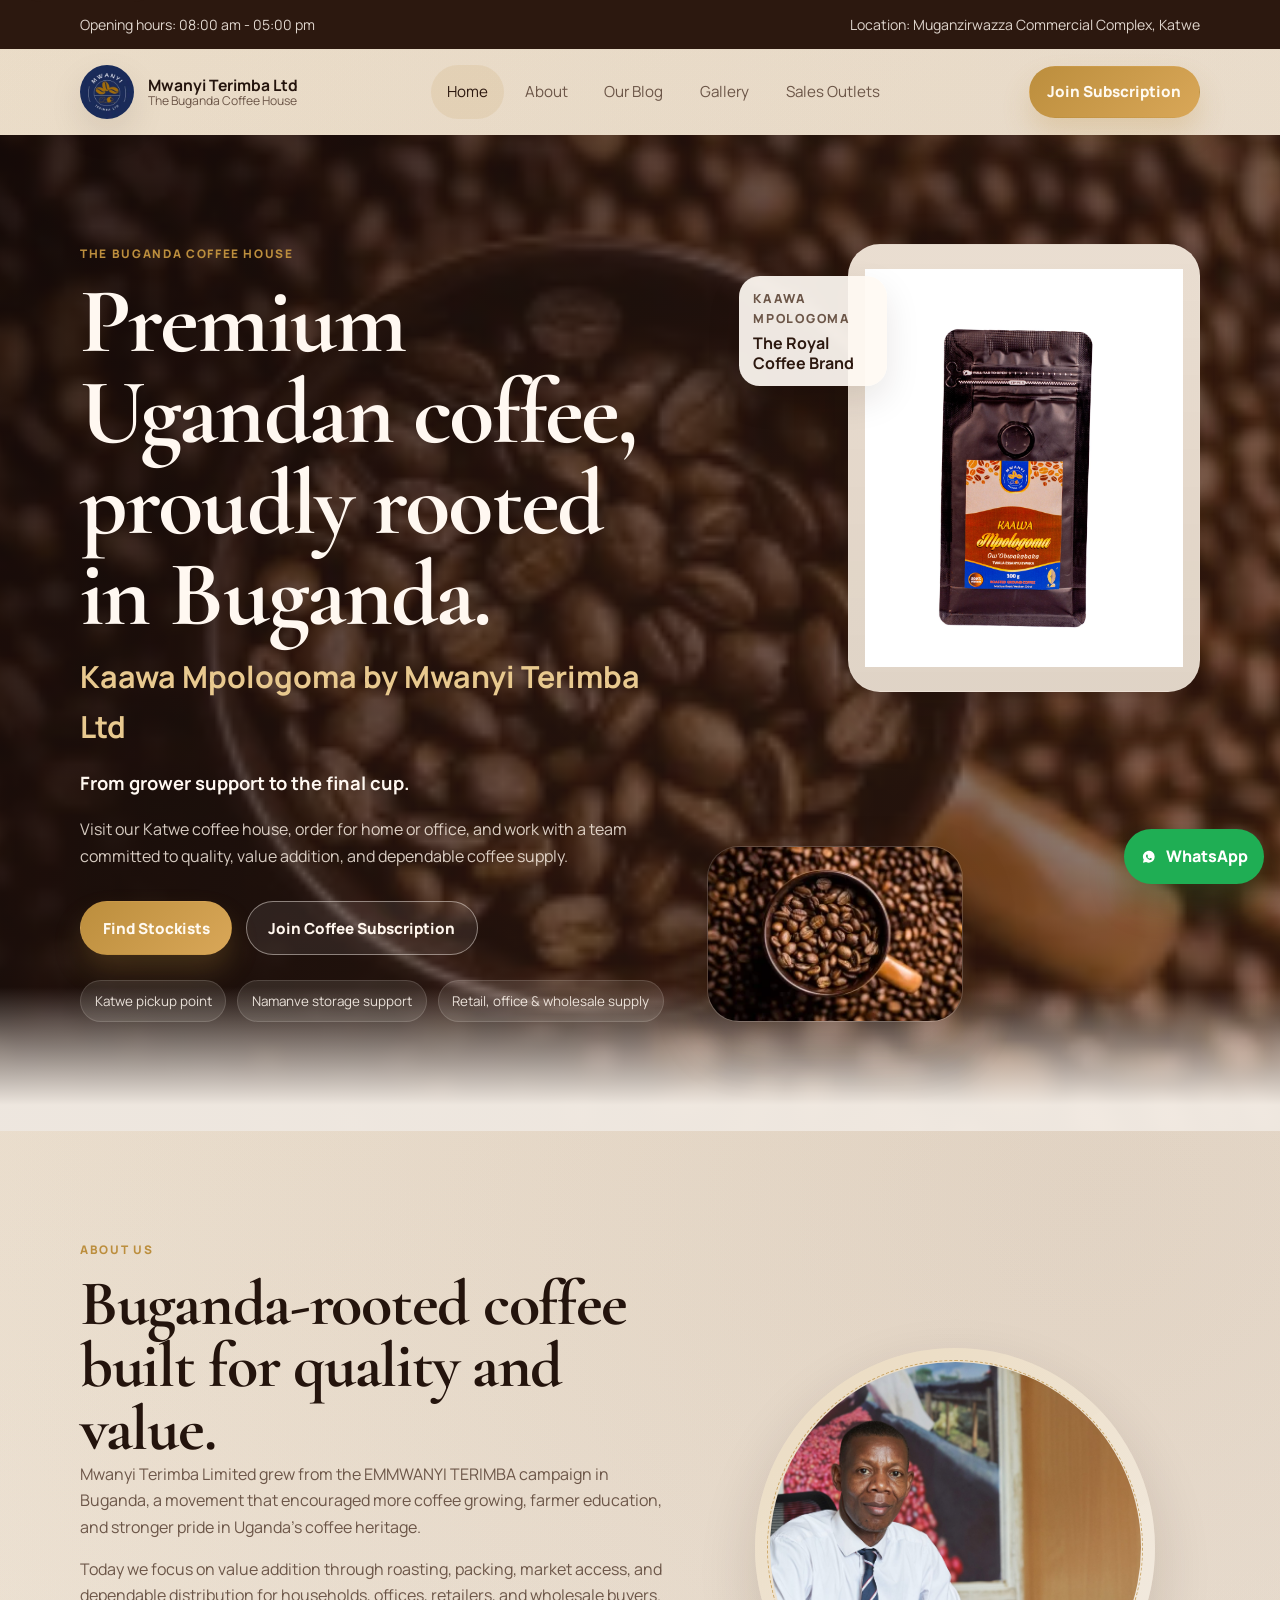
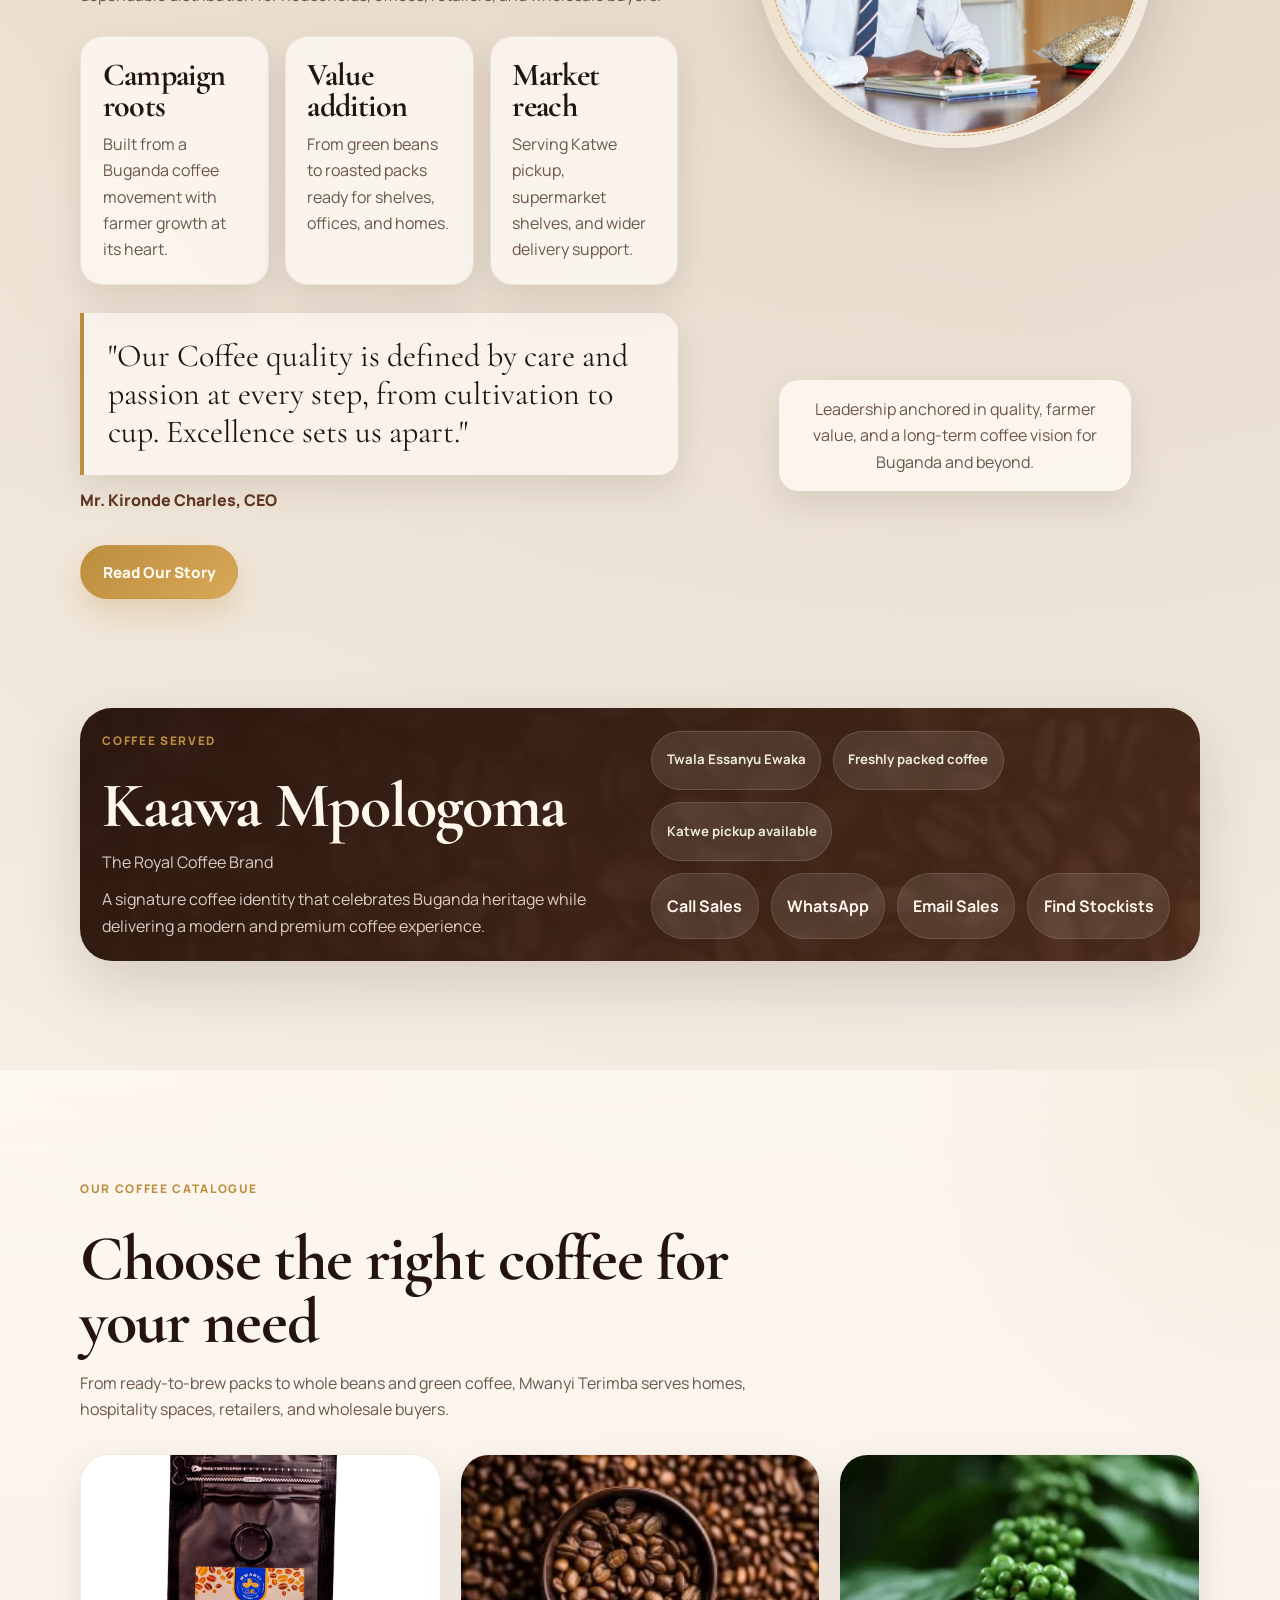
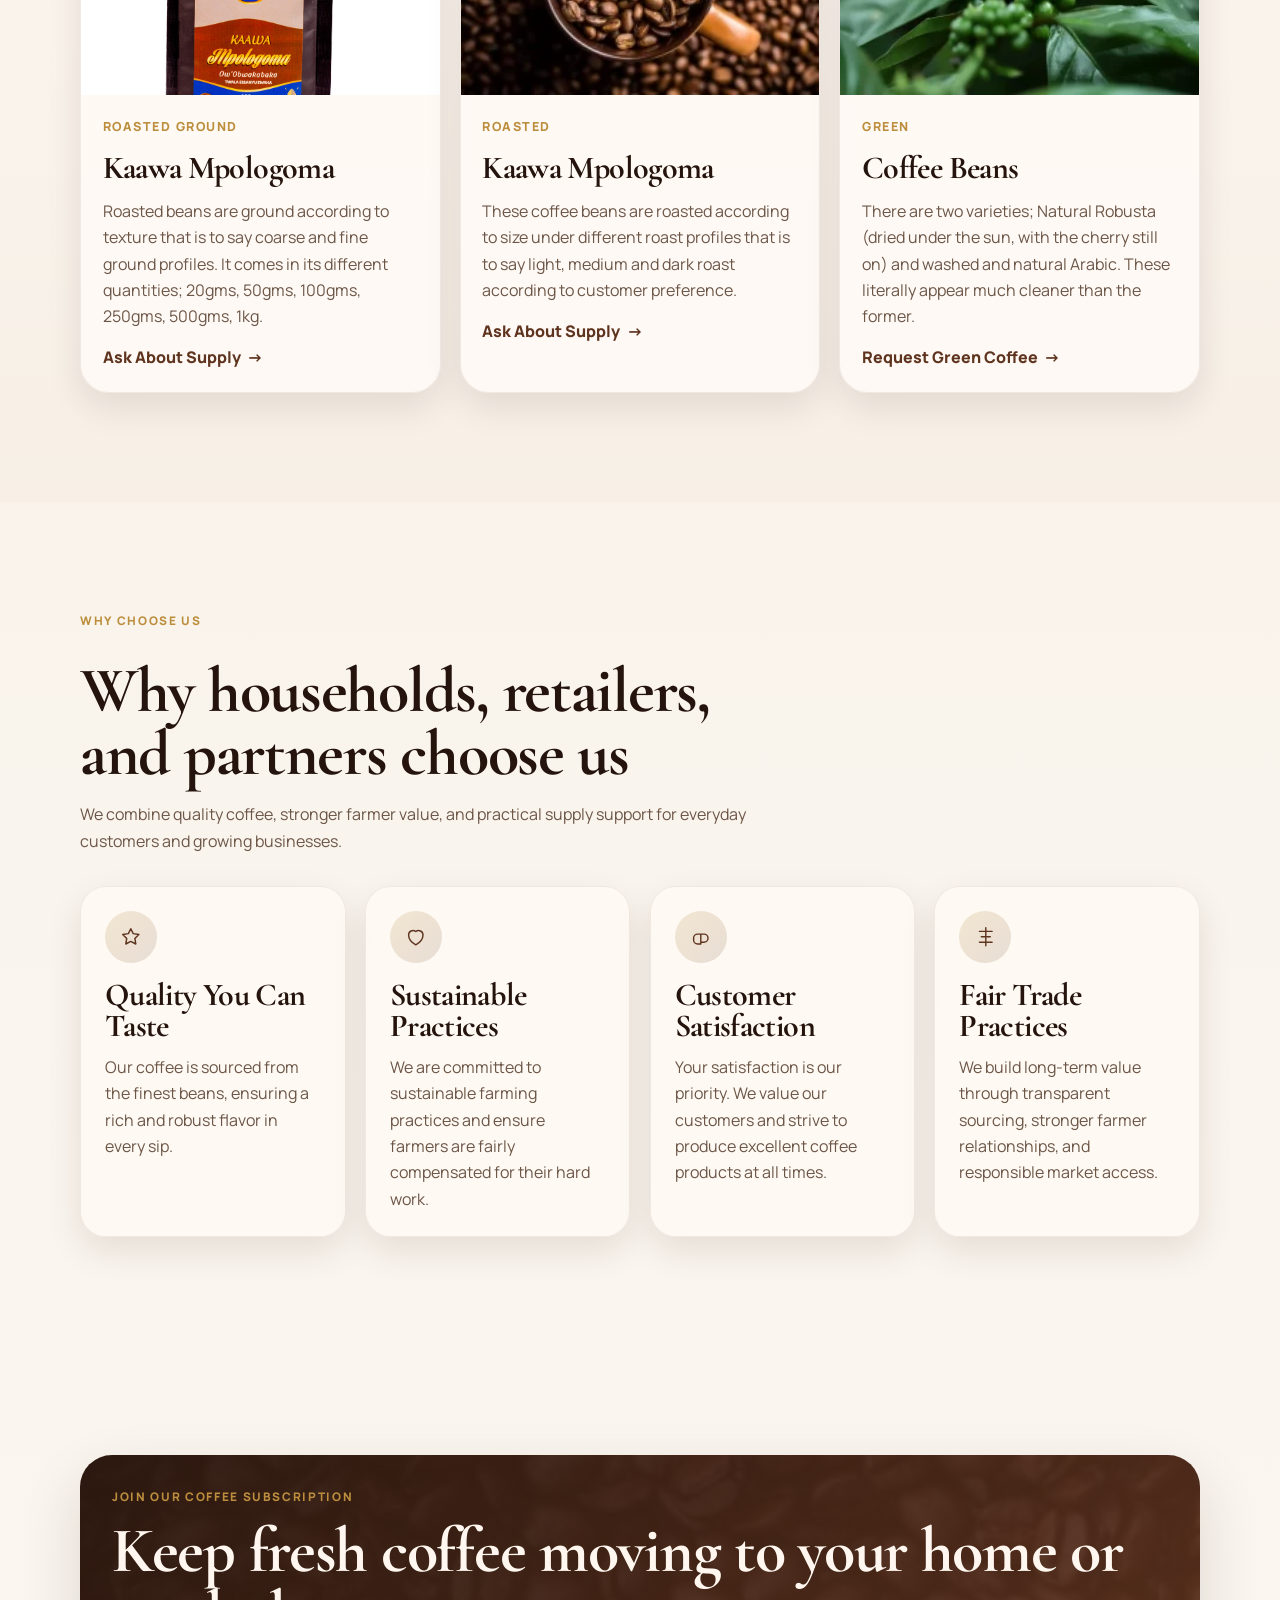
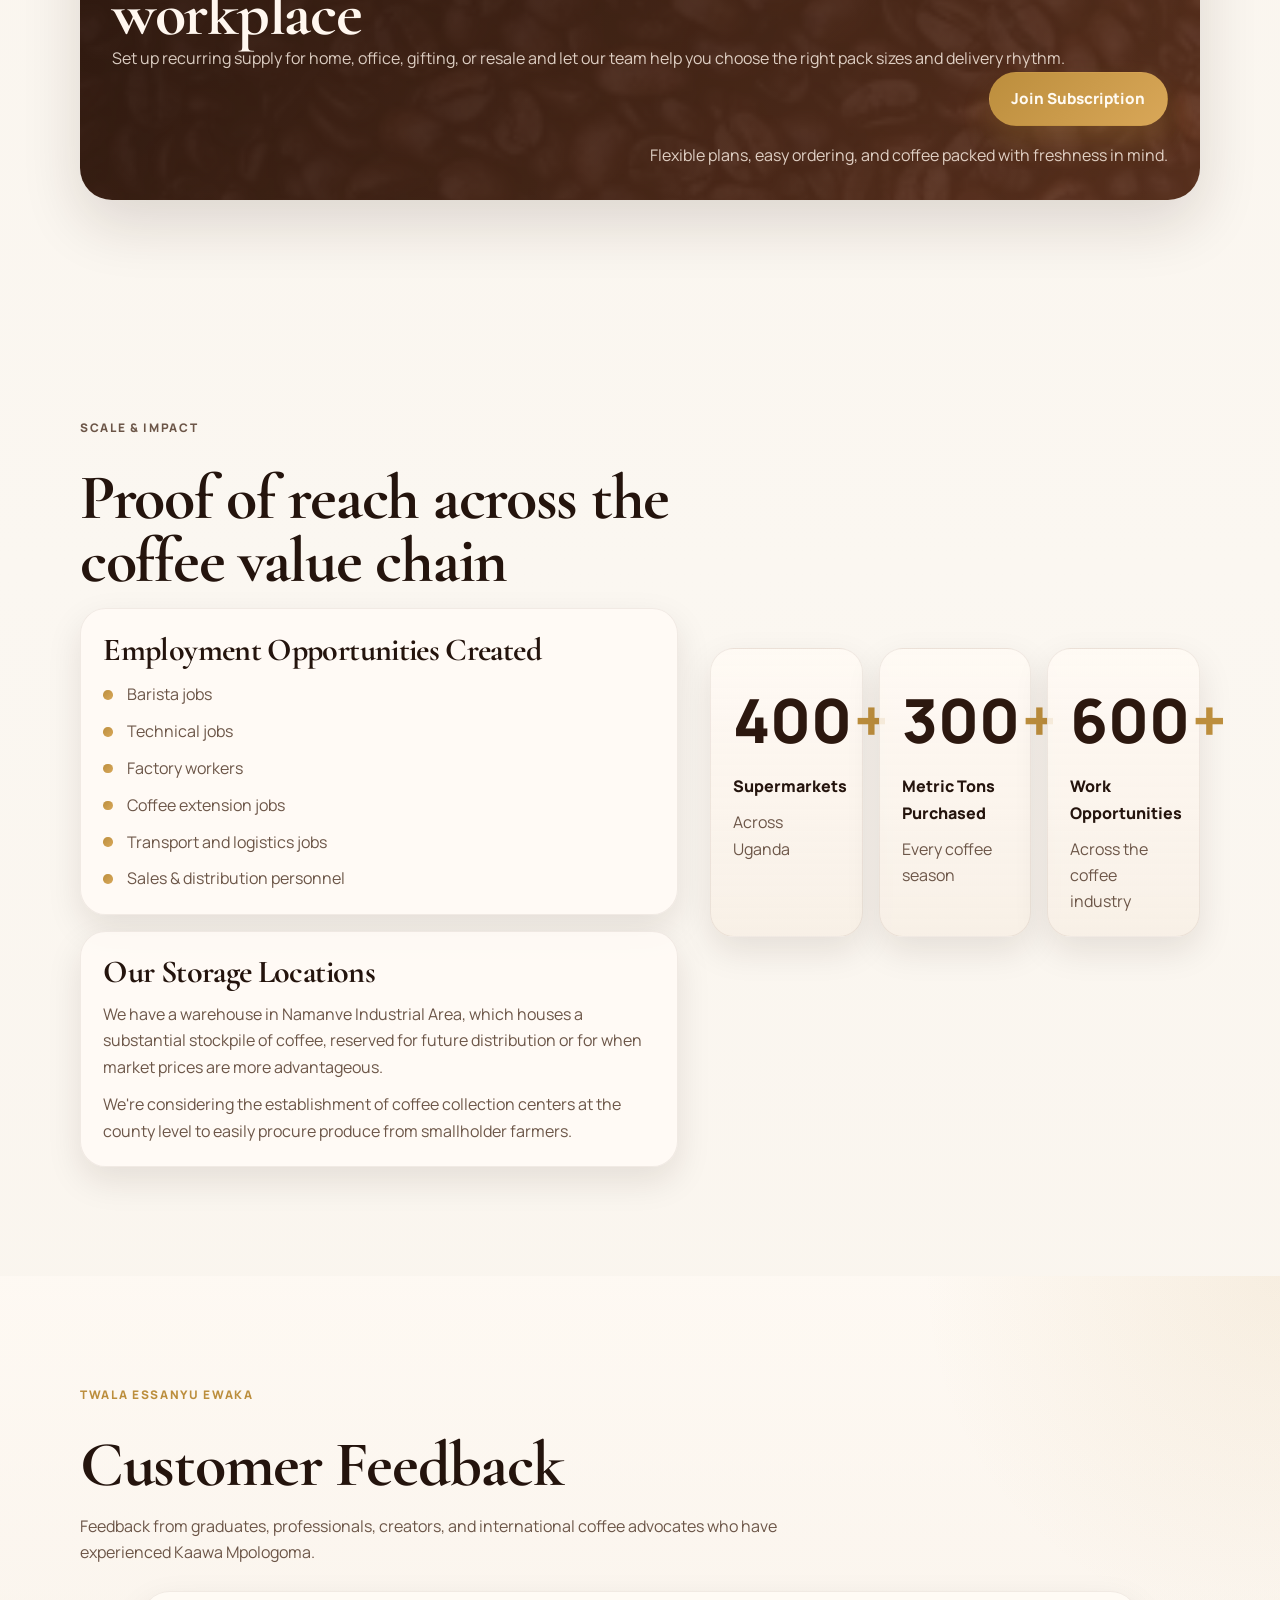
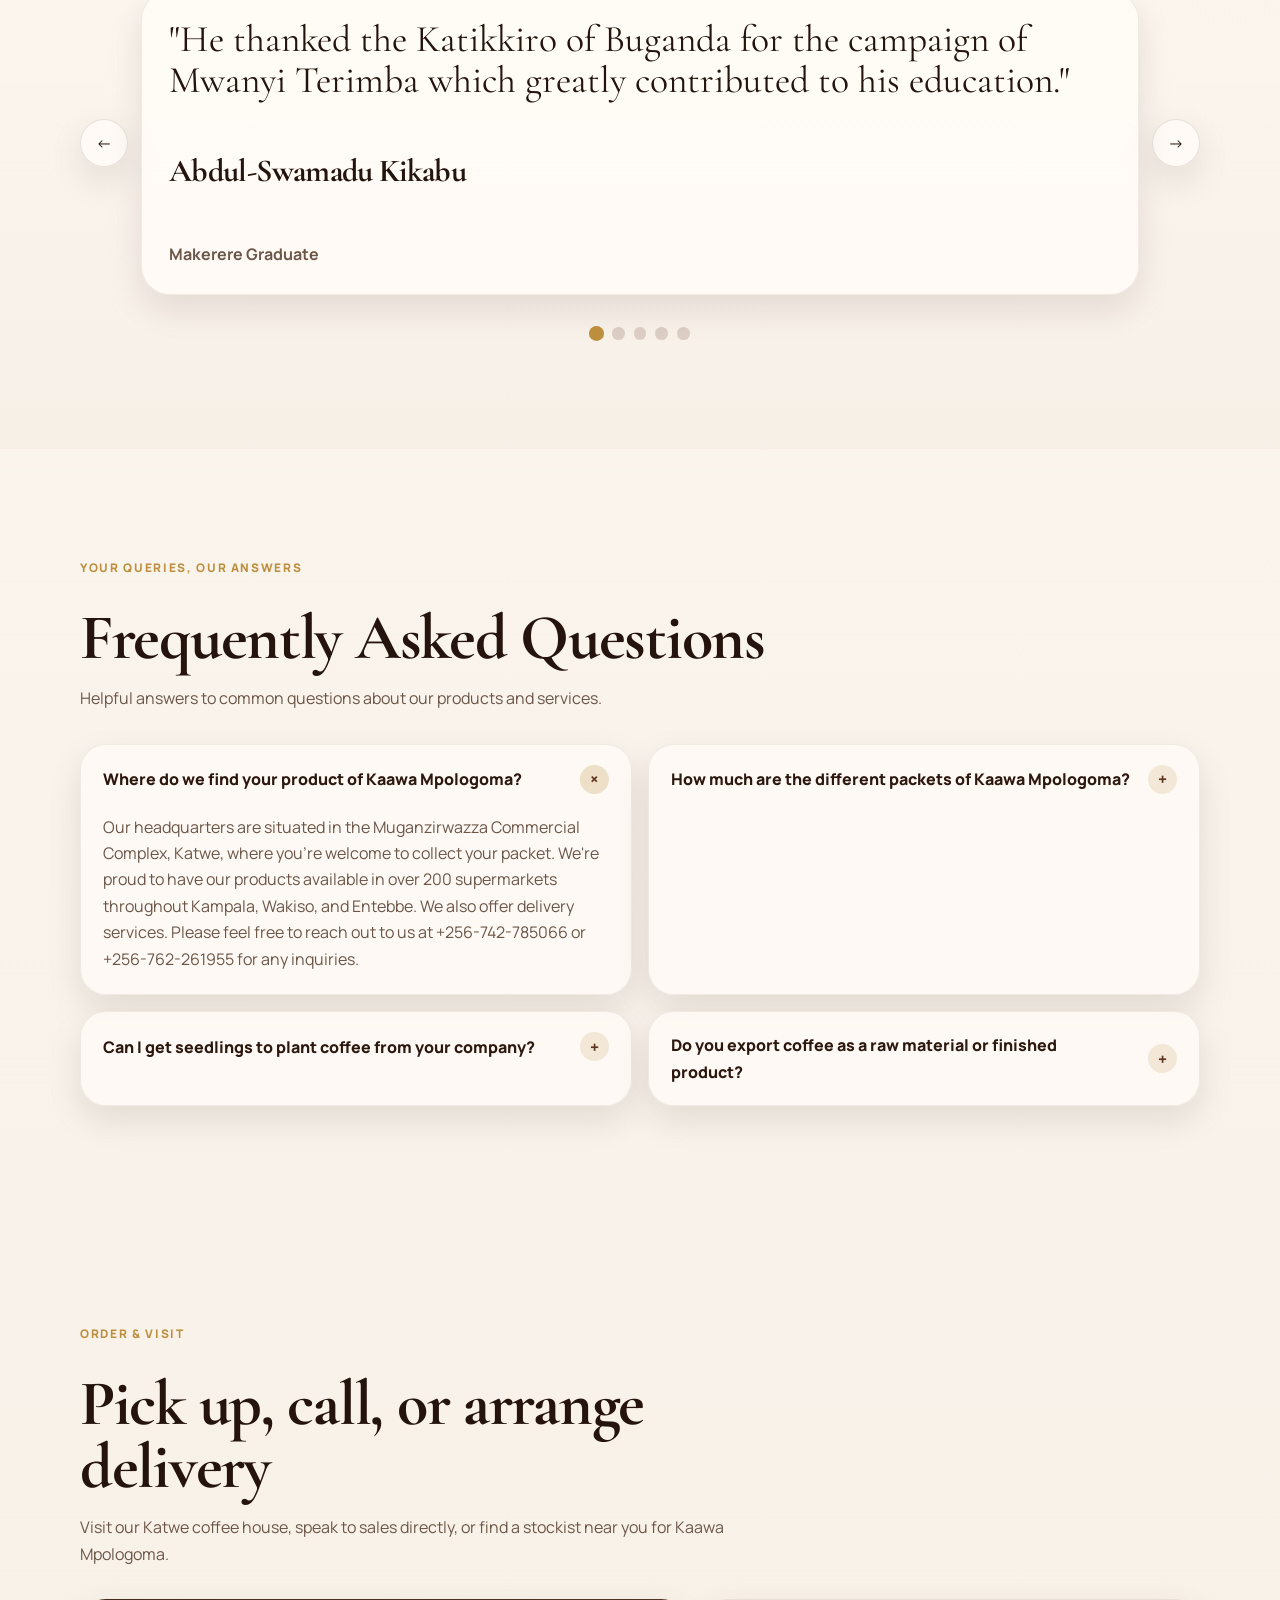
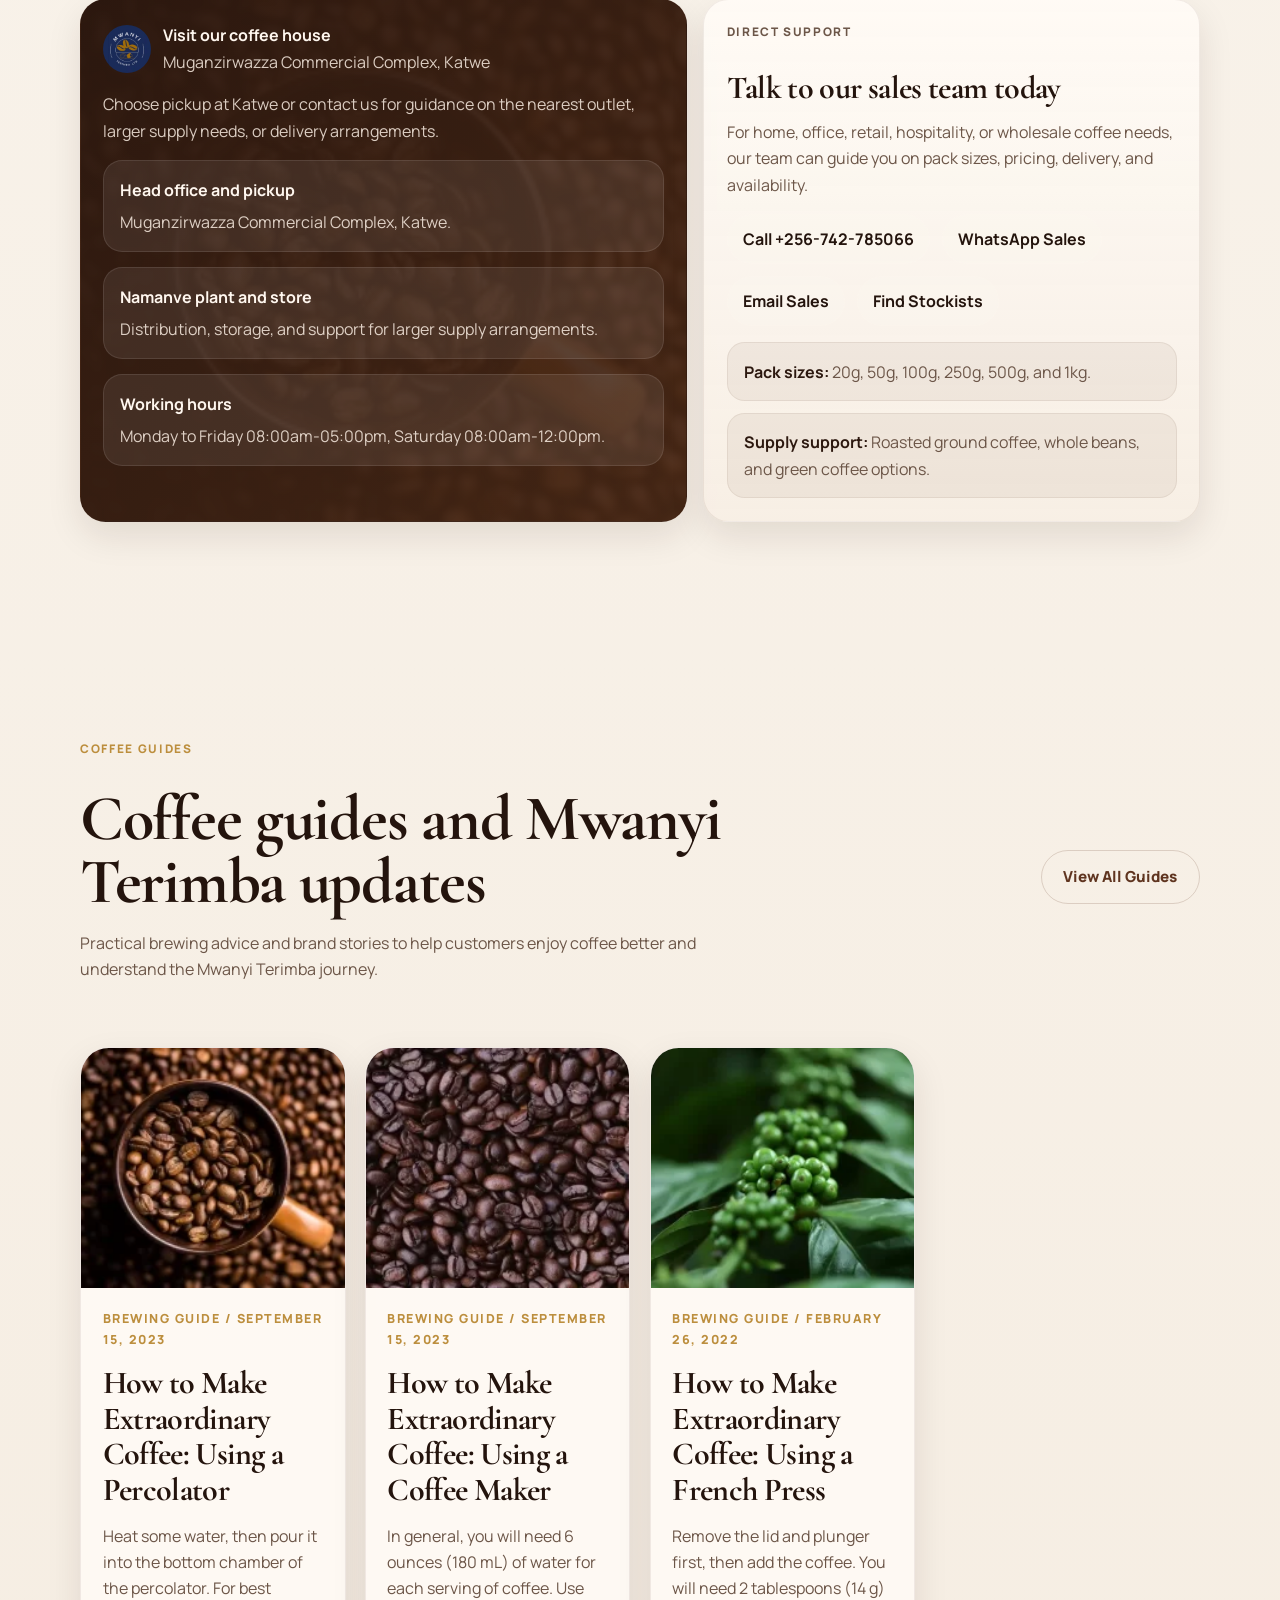
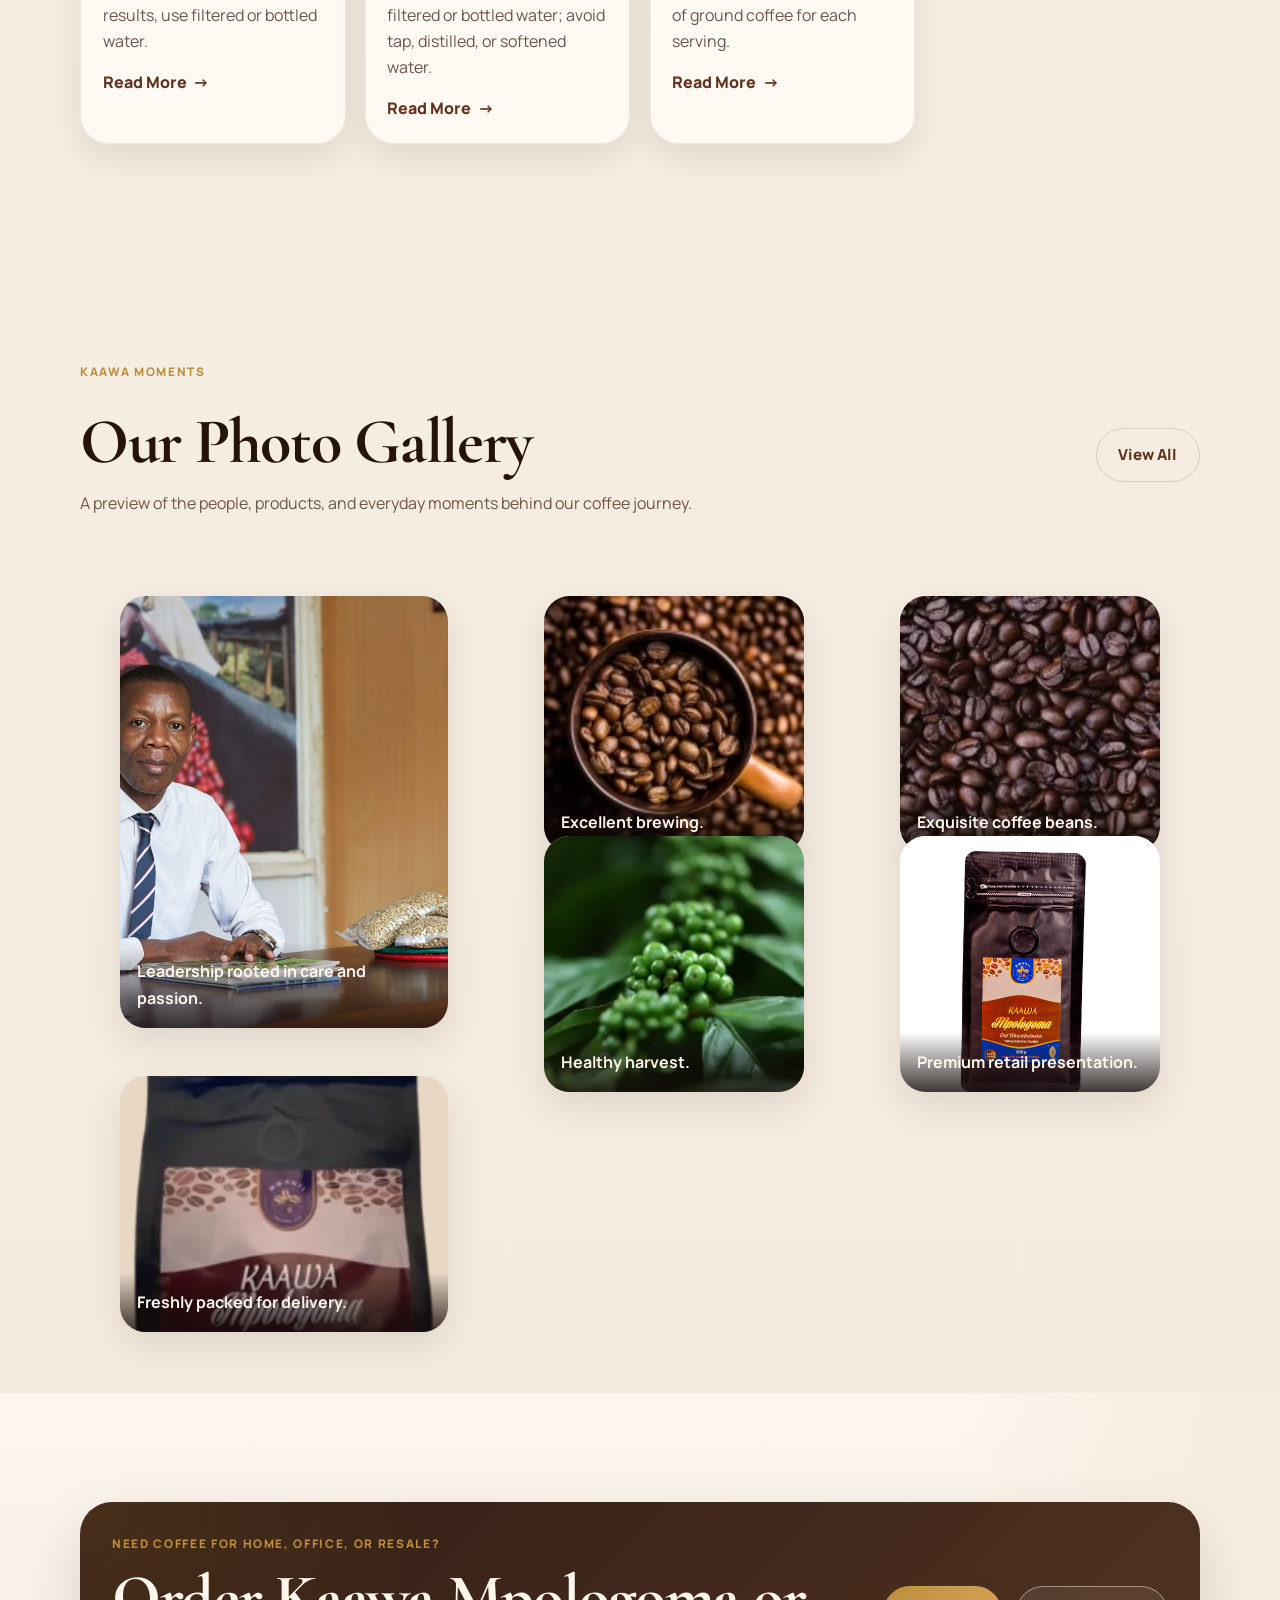
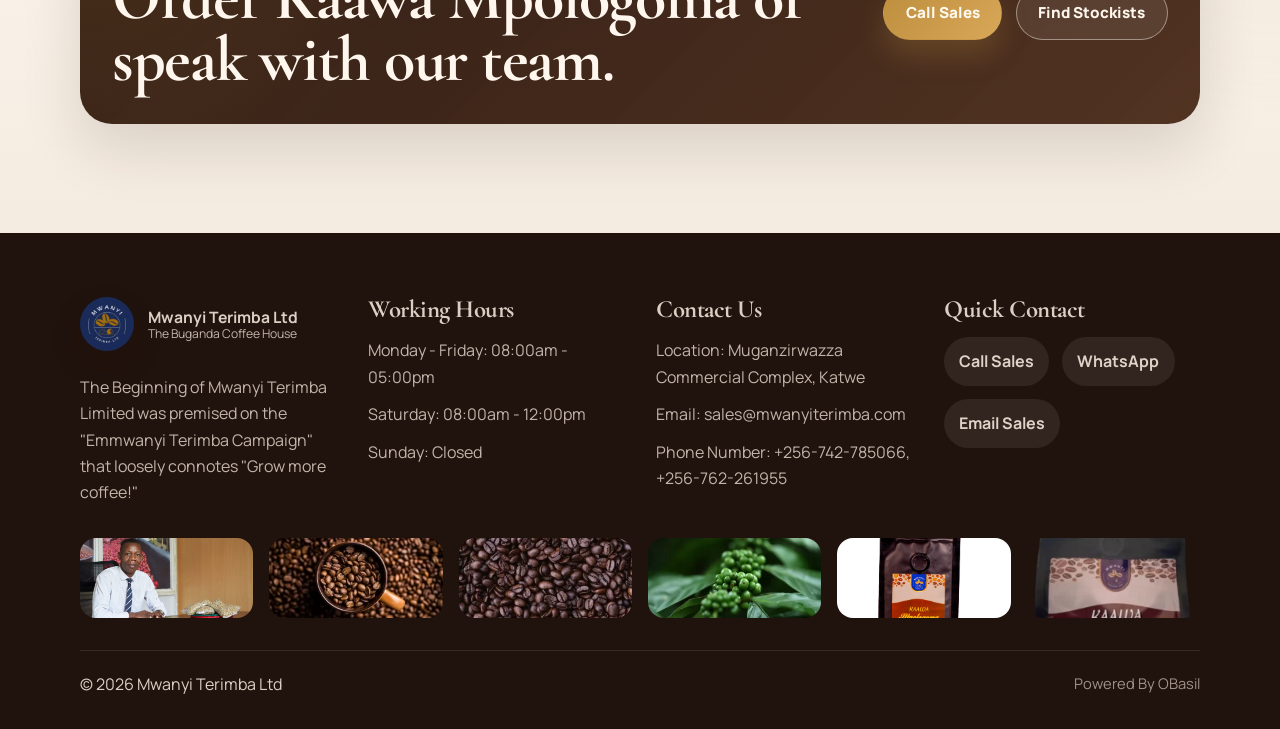
<file: index.html>
<!DOCTYPE html>
<html lang="en">
  <head>
    <meta charset="UTF-8" />
    <meta name="viewport" content="width=device-width, initial-scale=1.0" />
    <title>Mwanyi Terimba Ltd | The Buganda Coffee House</title>
    <meta
      name="description"
      content="Welcome to Mwanyi Terimba Ltd, The Buganda Coffee House. Explore premium Ugandan coffee, subscription service, customer stories, and community impact."
    />
    <meta
      name="keywords"
      content="Mwanyi Terimba Ltd, Buganda Coffee House, Kaawa Mpologoma, Ugandan coffee, coffee subscription, coffee exporters, coffee outlets"
    />
    <meta name="theme-color" content="#2c180f" />
    <meta property="og:title" content="Mwanyi Terimba Ltd | The Buganda Coffee House" />
    <meta
      property="og:description"
      content="Crafted with passion from farm to cup. Discover Kaawa Mpologoma, our impact, subscription, and coffee story."
    />
    <meta property="og:type" content="website" />
    <meta property="og:image" content="images/logo/mwanyiterimbalogo.jpg" />
    <link rel="preconnect" href="https://fonts.googleapis.com" />
    <link rel="preconnect" href="https://fonts.gstatic.com" crossorigin />
    <link
      href="https://fonts.googleapis.com/css2?family=Cormorant+Garamond:wght@500;600;700&family=Manrope:wght@400;500;600;700;800&display=swap"
      rel="stylesheet"
    />
    <link rel="stylesheet" href="styles.css" />
    <script src="script.js" defer></script>
  </head>
  <body data-page="home">
    <a class="skip-link" href="#main-content">Skip to content</a>

    <div class="topbar">
      <div class="container topbar-inner">
        <p>Opening hours: 08:00 am - 05:00 pm</p>
        <p>Location: Muganzirwazza Commercial Complex, Katwe</p>
      </div>
    </div>

    <header class="site-header" id="site-header">
      <div class="container nav-shell">
        <a class="brand" href="index.html" aria-label="Mwanyi Terimba Ltd home">
          <img
            src="images/logo/mwanyiterimbalogo.jpg"
            alt="Mwanyi Terimba Ltd logo"
            width="56"
            height="56"
          />
          <span>
            <strong>Mwanyi Terimba Ltd</strong>
            <small>The Buganda Coffee House</small>
          </span>
        </a>

        <button
          class="nav-toggle"
          type="button"
          aria-expanded="false"
          aria-controls="site-nav"
          aria-label="Toggle navigation"
        >
          <span></span>
          <span></span>
          <span></span>
        </button>

        <nav class="site-nav" id="site-nav" aria-label="Primary navigation">
          <a href="index.html" data-nav="home">Home</a>
          <a href="about.html" data-nav="about">About</a>
          <a href="blog.html" data-nav="blog">Our Blog</a>
          <a href="gallery.html" data-nav="gallery">Gallery</a>
          <a href="outlets.html" data-nav="outlets">Sales Outlets</a>
        </nav>

        <a class="button button-small button-solid nav-cta" href="#subscription">
          Join Subscription
        </a>
      </div>
    </header>

    <main id="main-content">
      <section class="hero section" id="home">
        <div class="hero-backdrop" aria-hidden="true"></div>
        <div class="container hero-grid">
          <div class="hero-copy reveal">
            <p class="eyebrow">The Buganda Coffee House</p>
            <h1>Premium Ugandan coffee, proudly rooted in Buganda.</h1>
            <p class="hero-subheading">Kaawa Mpologoma by Mwanyi Terimba Ltd</p>
            <p class="hero-tagline">From grower support to the final cup.</p>
            <p class="hero-body">
              Visit our Katwe coffee house, order for home or office, and work with a
              team committed to quality, value addition, and dependable coffee supply.
            </p>
            <div class="hero-actions">
              <a class="button button-solid" href="outlets.html">Find Stockists</a>
              <a class="button button-outline" href="#subscription">Join Coffee Subscription</a>
            </div>
            <div class="hero-notes" aria-label="Highlights">
              <span>Katwe pickup point</span>
              <span>Namanve storage support</span>
              <span>Retail, office &amp; wholesale supply</span>
            </div>
          </div>

          <div class="hero-visual reveal" aria-hidden="true">
            <div class="hero-card hero-card-main">
              <img
                src="images/gallery/kawampologoma.jpg"
                alt=""
                width="2050"
                height="2560"
                fetchpriority="high"
              />
            </div>
            <div class="hero-card hero-card-secondary">
              <img
                src="images/gallery/coffeebeans2.webp"
                alt=""
                width="300"
                height="168"
              />
            </div>
            <div class="hero-badge">
              <span>Kaawa Mpologoma</span>
              <strong>The Royal Coffee Brand</strong>
            </div>
          </div>
        </div>
      </section>

      <section class="section about" id="about">
        <div class="container about-grid">
          <div class="section-copy reveal">
            <p class="eyebrow">About us</p>
            <h2>Buganda-rooted coffee built for quality and value.</h2>
            <div class="copy-stack">
              <p>
                Mwanyi Terimba Limited grew from the EMMWANYI TERIMBA campaign in
                Buganda, a movement that encouraged more coffee growing, farmer
                education, and stronger pride in Uganda's coffee heritage.
              </p>
              <p>
                Today we focus on value addition through roasting, packing, market
                access, and dependable distribution for households, offices, retailers,
                and wholesale buyers.
              </p>
            </div>
            <div class="about-points">
              <article class="mini-card">
                <h3>Campaign roots</h3>
                <p>Built from a Buganda coffee movement with farmer growth at its heart.</p>
              </article>
              <article class="mini-card">
                <h3>Value addition</h3>
                <p>From green beans to roasted packs ready for shelves, offices, and homes.</p>
              </article>
              <article class="mini-card">
                <h3>Market reach</h3>
                <p>Serving Katwe pickup, supermarket shelves, and wider delivery support.</p>
              </article>
            </div>

            <blockquote class="highlight-quote">
              "Our Coffee quality is defined by care and passion at every step, from
              cultivation to cup. Excellence sets us apart."
            </blockquote>
            <p class="quote-author">Mr. Kironde Charles, CEO</p>
            <div class="hero-actions">
              <a class="button button-solid" href="about.html">Read Our Story</a>
            </div>
          </div>

          <div class="about-visual reveal">
            <div class="ceo-frame">
              <img
                src="images/gallery/ceo.jpg"
                alt="Mr. Kironde Charles, CEO of Mwanyi Terimba Ltd"
                width="2560"
                height="1707"
                loading="lazy"
                decoding="async"
              />
            </div>
            <div class="ceo-note">
              <p>
                Leadership anchored in quality, farmer value, and a long-term coffee
                vision for Buganda and beyond.
              </p>
            </div>
          </div>
        </div>
      </section>

      <section class="section section-band">
        <div class="container">
          <div class="royal-band-shell reveal">
            <div class="royal-band-copy">
              <p class="eyebrow">Coffee served</p>
              <h2>Kaawa Mpologoma</h2>
              <p>The Royal Coffee Brand</p>
              <p>
                A signature coffee identity that celebrates Buganda heritage while
                delivering a modern and premium coffee experience.
              </p>
            </div>
            <div class="royal-band-meta">
              <span class="pill">Twala Essanyu Ewaka</span>
              <span class="pill">Freshly packed coffee</span>
              <span class="pill">Katwe pickup available</span>
              <div class="brand-socials" aria-label="Quick contact links">
                <a href="tel:+256742785066">
                  <span>Call Sales</span>
                </a>
                <a href="https://wa.me/256742785066" target="_blank" rel="noreferrer">
                  <span>WhatsApp</span>
                </a>
                <a href="mailto:sales@mwanyiterimba.com?subject=Kaawa%20Mpologoma%20Inquiry">
                  <span>Email Sales</span>
                </a>
                <a href="outlets.html">
                  <span>Find Stockists</span>
                </a>
              </div>
            </div>
          </div>
        </div>
      </section>

      <section class="section catalogue" id="catalogue">
        <div class="container">
          <div class="section-heading reveal">
            <p class="eyebrow">Our Coffee Catalogue</p>
            <h2>Choose the right coffee for your need</h2>
            <p>
              From ready-to-brew packs to whole beans and green coffee, Mwanyi Terimba
              serves homes, hospitality spaces, retailers, and wholesale buyers.
            </p>
          </div>

          <div class="product-grid">
            <article class="product-card reveal">
              <img
                src="images/gallery/kawampologoma.jpg"
                alt="Roasted ground Kaawa Mpologoma coffee pack"
                width="2050"
                height="2560"
                loading="lazy"
                decoding="async"
              />
              <div class="product-content">
                <p class="product-kicker">Roasted Ground</p>
                <h3>Kaawa Mpologoma</h3>
                <p>
                  Roasted beans are ground according to texture that is to say coarse and
                  fine ground profiles. It comes in its different quantities; 20gms,
                  50gms, 100gms, 250gms, 500gms, 1kg.
                </p>
                <a
                  class="text-link"
                  href="mailto:sales@mwanyiterimba.com?subject=Roasted%20Ground%20Coffee%20Inquiry"
                >
                  Ask About Supply
                </a>
              </div>
            </article>

            <article class="product-card reveal">
              <img
                src="images/gallery/coffeebeans2.webp"
                alt="Roasted coffee beans in a cup"
                width="300"
                height="168"
                loading="lazy"
                decoding="async"
              />
              <div class="product-content">
                <p class="product-kicker">Roasted</p>
                <h3>Kaawa Mpologoma</h3>
                <p>
                  These coffee beans are roasted according to size under different roast
                  profiles that is to say light, medium and dark roast according to
                  customer preference.
                </p>
                <a
                  class="text-link"
                  href="mailto:sales@mwanyiterimba.com?subject=Roasted%20Coffee%20Beans%20Inquiry"
                >
                  Ask About Supply
                </a>
              </div>
            </article>

            <article class="product-card reveal">
              <img
                src="images/gallery/coffee-hero-02-300x200.webp"
                alt="Green coffee cherries on the branch"
                width="300"
                height="200"
                loading="lazy"
                decoding="async"
              />
              <div class="product-content">
                <p class="product-kicker">Green</p>
                <h3>Coffee Beans</h3>
                <p>
                  There are two varieties; Natural Robusta (dried under the sun, with the
                  cherry still on) and washed and natural Arabic. These literally appear
                  much cleaner than the former.
                </p>
                <a
                  class="text-link"
                  href="mailto:sales@mwanyiterimba.com?subject=Green%20Coffee%20Inquiry"
                >
                  Request Green Coffee
                </a>
              </div>
            </article>
          </div>
        </div>
      </section>

      <section class="section why-us">
        <div class="container">
          <div class="section-heading reveal">
            <p class="eyebrow">Why Choose Us</p>
            <h2>Why households, retailers, and partners choose us</h2>
            <p>
              We combine quality coffee, stronger farmer value, and practical supply
              support for everyday customers and growing businesses.
            </p>
          </div>

          <div class="feature-grid">
            <article class="feature-card reveal">
              <div class="feature-icon">
                <svg viewBox="0 0 24 24" aria-hidden="true">
                  <path d="M12 3l2.7 5.47L21 9.4l-4.5 4.38 1.06 6.22L12 17.1 6.44 20l1.06-6.22L3 9.4l6.3-.93L12 3Z" />
                </svg>
              </div>
              <h3>Quality You Can Taste</h3>
              <p>
                Our coffee is sourced from the finest beans, ensuring a rich and robust
                flavor in every sip.
              </p>
            </article>

            <article class="feature-card reveal">
              <div class="feature-icon">
                <svg viewBox="0 0 24 24" aria-hidden="true">
                  <path d="M12 21c4.97-2.83 8-6.74 8-11a4.95 4.95 0 0 0-8-3.9A4.95 4.95 0 0 0 4 10c0 4.26 3.03 8.17 8 11Z" />
                </svg>
              </div>
              <h3>Sustainable Practices</h3>
              <p>
                We are committed to sustainable farming practices and ensure farmers are
                fairly compensated for their hard work.
              </p>
            </article>

            <article class="feature-card reveal">
              <div class="feature-icon">
                <svg viewBox="0 0 24 24" aria-hidden="true">
                  <path d="M4 13.5A4.5 4.5 0 0 1 8.5 9H12v11H8.5A4.5 4.5 0 0 1 4 15.5v-2Zm8-4.5h3.5a4.5 4.5 0 0 1 0 9H12V9Z" />
                </svg>
              </div>
              <h3>Customer Satisfaction</h3>
              <p>
                Your satisfaction is our priority. We value our customers and strive to
                produce excellent coffee products at all times.
              </p>
            </article>

            <article class="feature-card reveal">
              <div class="feature-icon">
                <svg viewBox="0 0 24 24" aria-hidden="true">
                  <path d="M12 2v20M5 6h14M7 12h10M5 18h14" />
                </svg>
              </div>
              <h3>Fair Trade Practices</h3>
              <p>
                We build long-term value through transparent sourcing, stronger farmer
                relationships, and responsible market access.
              </p>
            </article>
          </div>
        </div>
      </section>

      <section class="section subscription" id="subscription">
        <div class="container subscription-shell reveal">
          <div class="subscription-copy">
            <p class="eyebrow">Join Our Coffee Subscription</p>
            <h2>Keep fresh coffee moving to your home or workplace</h2>
            <p>
              Set up recurring supply for home, office, gifting, or resale and let our
              team help you choose the right pack sizes and delivery rhythm.
            </p>
          </div>
          <div class="subscription-actions">
            <a
              class="button button-solid"
              href="mailto:sales@mwanyiterimba.com?subject=Coffee%20Subscription%20Inquiry"
            >
              Join Subscription
            </a>
            <p>Flexible plans, easy ordering, and coffee packed with freshness in mind.</p>
          </div>
        </div>
      </section>

      <section class="section impact" id="impact">
        <div class="container impact-grid">
          <div class="impact-copy reveal">
            <p class="eyebrow">Scale &amp; Impact</p>
            <h2>Proof of reach across the coffee value chain</h2>
            <div class="impact-details">
              <article class="info-card">
                <h3>Employment Opportunities Created</h3>
                <ul class="check-list">
                  <li>Barista jobs</li>
                  <li>Technical jobs</li>
                  <li>Factory workers</li>
                  <li>Coffee extension jobs</li>
                  <li>Transport and logistics jobs</li>
                  <li>Sales &amp; distribution personnel</li>
                </ul>
              </article>

              <article class="info-card">
                <h3>Our Storage Locations</h3>
                <p>
                  We have a warehouse in Namanve Industrial Area, which houses a
                  substantial stockpile of coffee, reserved for future distribution or for
                  when market prices are more advantageous.
                </p>
                <p>
                  We're considering the establishment of coffee collection centers at the
                  county level to easily procure produce from smallholder farmers.
                </p>
              </article>
            </div>
          </div>

          <div class="impact-stats">
            <article class="stat-card reveal">
              <strong class="counter" data-target="400">0</strong>
              <span>Supermarkets</span>
              <p>Across Uganda</p>
            </article>

            <article class="stat-card reveal">
              <strong class="counter" data-target="300">0</strong>
              <span>Metric Tons Purchased</span>
              <p>Every coffee season</p>
            </article>

            <article class="stat-card reveal">
              <strong class="counter" data-target="600">0</strong>
              <span>Work Opportunities</span>
              <p>Across the coffee industry</p>
            </article>
          </div>
        </div>
      </section>

      <section class="section testimonials" id="stories">
        <div class="container">
          <div class="section-heading reveal">
            <p class="eyebrow">Twala Essanyu Ewaka</p>
            <h2>Customer Feedback</h2>
            <p>
              Feedback from graduates, professionals, creators, and international coffee
              advocates who have experienced Kaawa Mpologoma.
            </p>
          </div>

          <div class="testimonial-carousel reveal" data-carousel>
            <button class="carousel-button prev" type="button" aria-label="Previous testimonial">
              <span>&larr;</span>
            </button>

            <div class="carousel-viewport">
              <article class="testimonial-card is-active">
                <p class="testimonial-text">
                  "He thanked the Katikkiro of Buganda for the campaign of Mwanyi Terimba
                  which greatly contributed to his education."
                </p>
                <h3>Abdul-Swamadu Kikabu</h3>
                <span>Makerere Graduate</span>
              </article>

              <article class="testimonial-card">
                <p class="testimonial-text">
                  "I was here in Uganda for holiday, and I decided to try this coffee;
                  Kaawa Mpologoma and it was excellent."
                </p>
                <h3>Kiggundu Mukasa</h3>
                <span>Unix Administrator, USA</span>
              </article>

              <article class="testimonial-card">
                <p class="testimonial-text">
                  "The Kingdom of Buganda has commissioned its brand coffee 'Kaawa
                  Mpologoma'. Taste it, you will never get disappointed."
                </p>
                <h3>Samuel Stuart Jjingo</h3>
                <span>Digital Creator</span>
              </article>

              <article class="testimonial-card">
                <p class="testimonial-text">
                  "The aroma was captivating, and she expressed a desire to continue
                  indulging in this particular coffee; Kaawa Mpologoma."
                </p>
                <h3>Martha Hoy</h3>
                <span>Mother Martha Foundation</span>
              </article>

              <article class="testimonial-card">
                <p class="testimonial-text">
                  "Hon Ficarra's journey with coffee began at 2 years old, and Kaawa
                  Mpologoma is one of the best coffees she has tested across the globe."
                </p>
                <h3>Hon. Marie Ann Ficarra</h3>
                <span>Former Australian MP</span>
              </article>
            </div>

            <button class="carousel-button next" type="button" aria-label="Next testimonial">
              <span>&rarr;</span>
            </button>

            <div class="carousel-dots" aria-label="Testimonial navigation"></div>
          </div>
        </div>
      </section>

      <section class="section">
        <div class="container">
          <div class="section-heading reveal">
            <p class="eyebrow">Your Queries, Our Answers</p>
            <h2>Frequently Asked Questions</h2>
            <p>Helpful answers to common questions about our products and services.</p>
          </div>

          <div class="faq-grid">
            <article class="faq-item reveal is-open" data-faq-item>
              <button class="faq-question" type="button" data-faq-question aria-expanded="true">
                <span>Where do we find your product of Kaawa Mpologoma?</span>
                <span>+</span>
              </button>
              <div class="faq-answer">
                <p>
                  Our headquarters are situated in the Muganzirwazza Commercial Complex,
                  Katwe, where you're welcome to collect your packet. We're proud to have
                  our products available in over 200 supermarkets throughout Kampala,
                  Wakiso, and Entebbe. We also offer delivery services. Please feel free
                  to reach out to us at +256-742-785066 or +256-762-261955 for any
                  inquiries.
                </p>
              </div>
            </article>

            <article class="faq-item reveal" data-faq-item>
              <button class="faq-question" type="button" data-faq-question aria-expanded="false">
                <span>How much are the different packets of Kaawa Mpologoma?</span>
                <span>+</span>
              </button>
              <div class="faq-answer">
                <p>
                  Pricing depends on pack size and product type. We offer 20g, 50g, 100g,
                  250g, 500g, and 1kg packs. Contact our sales team for current retail,
                  wholesale, and subscription prices.
                </p>
              </div>
            </article>

            <article class="faq-item reveal" data-faq-item>
              <button class="faq-question" type="button" data-faq-question aria-expanded="false">
                <span>Can I get seedlings to plant coffee from your company?</span>
                <span>+</span>
              </button>
              <div class="faq-answer">
                <p>
                  Mwanyi Terimba was born from a campaign focused on coffee farmer
                  education and seedling distribution. For current availability and
                  guidance, please contact our office so we can direct you appropriately.
                </p>
              </div>
            </article>

            <article class="faq-item reveal" data-faq-item>
              <button class="faq-question" type="button" data-faq-question aria-expanded="false">
                <span>Do you export coffee as a raw material or finished product?</span>
                <span>+</span>
              </button>
              <div class="faq-answer">
                <p>
                  Yes. We support buyers interested in green coffee beans as well as
                  roasted and finished coffee products, depending on customer preference
                  and supply arrangements.
                </p>
              </div>
            </article>
          </div>
        </div>
      </section>

      <section class="section">
        <div class="container">
          <div class="section-heading reveal">
            <p class="eyebrow">Order &amp; Visit</p>
            <h2>Pick up, call, or arrange delivery</h2>
            <p>
              Visit our Katwe coffee house, speak to sales directly, or find a stockist
              near you for Kaawa Mpologoma.
            </p>
          </div>

          <div class="community-grid">
            <article class="tweet-card reveal">
              <div class="tweet-header">
                <img
                  src="images/logo/mwanyiterimbalogo.jpg"
                  alt="Mwanyi Terimba Ltd logo"
                  width="300"
                  height="300"
                  loading="lazy"
                  decoding="async"
                />
                <div>
                  <strong>Visit our coffee house</strong>
                  <p>Muganzirwazza Commercial Complex, Katwe</p>
                </div>
              </div>
              <p>
                Choose pickup at Katwe or contact us for guidance on the nearest outlet,
                larger supply needs, or delivery arrangements.
              </p>
              <div class="tweet-stream">
                <article>
                  <strong>Head office and pickup</strong>
                  <p>Muganzirwazza Commercial Complex, Katwe.</p>
                </article>
                <article>
                  <strong>Namanve plant and store</strong>
                  <p>Distribution, storage, and support for larger supply arrangements.</p>
                </article>
                <article>
                  <strong>Working hours</strong>
                  <p>Monday to Friday 08:00am-05:00pm, Saturday 08:00am-12:00pm.</p>
                </article>
              </div>
            </article>

            <article class="community-card reveal">
              <p class="eyebrow">Direct Support</p>
              <h3>Talk to our sales team today</h3>
              <p>
                For home, office, retail, hospitality, or wholesale coffee needs, our
                team can guide you on pack sizes, pricing, delivery, and availability.
              </p>
              <div class="brand-socials" aria-label="Sales contact links">
                <a href="tel:+256742785066">
                  <span>Call +256-742-785066</span>
                </a>
                <a href="https://wa.me/256742785066" target="_blank" rel="noreferrer">
                  <span>WhatsApp Sales</span>
                </a>
                <a href="mailto:sales@mwanyiterimba.com?subject=Coffee%20Order%20Inquiry">
                  <span>Email Sales</span>
                </a>
                <a href="outlets.html">
                  <span>Find Stockists</span>
                </a>
              </div>
              <div class="community-notes">
                <p><strong>Pack sizes:</strong> 20g, 50g, 100g, 250g, 500g, and 1kg.</p>
                <p><strong>Supply support:</strong> Roasted ground coffee, whole beans, and green coffee options.</p>
              </div>
            </article>
          </div>
        </div>
      </section>

      <section class="section blog" id="blog">
        <div class="container">
          <div class="section-actions reveal">
            <div class="section-heading">
              <p class="eyebrow">Coffee Guides</p>
              <h2>Coffee guides and Mwanyi Terimba updates</h2>
              <p>
                Practical brewing advice and brand stories to help customers enjoy coffee
                better and understand the Mwanyi Terimba journey.
              </p>
            </div>
            <a class="button button-outline-dark" href="blog.html">View All Guides</a>
          </div>

          <div class="blog-grid">
            <article class="blog-card reveal">
              <img
                src="images/gallery/coffeebeans2.webp"
                alt="Coffee beans and brewing cup"
                width="300"
                height="168"
                loading="lazy"
                decoding="async"
              />
              <div class="blog-content">
                <p class="blog-meta">Brewing Guide / September 15, 2023</p>
                <h3>How to Make Extraordinary Coffee: Using a Percolator</h3>
                <p>
                  Heat some water, then pour it into the bottom chamber of the percolator.
                  For best results, use filtered or bottled water.
                </p>
                <a class="text-link" href="blog.html">Read More</a>
              </div>
            </article>

            <article class="blog-card reveal">
              <img
                src="images/gallery/coffeebeans.webp"
                alt="Roasted beans close-up"
                width="300"
                height="200"
                loading="lazy"
                decoding="async"
              />
              <div class="blog-content">
                <p class="blog-meta">Brewing Guide / September 15, 2023</p>
                <h3>How to Make Extraordinary Coffee: Using a Coffee Maker</h3>
                <p>
                  In general, you will need 6 ounces (180 mL) of water for each serving of
                  coffee. Use filtered or bottled water; avoid tap, distilled, or softened
                  water.
                </p>
                <a class="text-link" href="blog.html">Read More</a>
              </div>
            </article>

            <article class="blog-card reveal">
              <img
                src="images/gallery/coffee-hero-02-300x200.webp"
                alt="Fresh coffee cherries"
                width="300"
                height="200"
                loading="lazy"
                decoding="async"
              />
              <div class="blog-content">
                <p class="blog-meta">Brewing Guide / February 26, 2022</p>
                <h3>How to Make Extraordinary Coffee: Using a French Press</h3>
                <p>
                  Remove the lid and plunger first, then add the coffee. You will need 2
                  tablespoons (14 g) of ground coffee for each serving.
                </p>
                <a class="text-link" href="blog.html">Read More</a>
              </div>
            </article>
          </div>
        </div>
      </section>

      <section class="section gallery">
        <div class="container">
          <div class="section-actions reveal">
            <div class="section-heading">
              <p class="eyebrow">Kaawa Moments</p>
              <h2>Our Photo Gallery</h2>
              <p>
                A preview of the people, products, and everyday moments behind our coffee
                journey.
              </p>
            </div>
            <a class="button button-outline-dark" href="gallery.html">View All</a>
          </div>

          <div class="gallery-grid">
            <figure class="gallery-card gallery-card-tall reveal">
              <img
                src="images/gallery/ceo.jpg"
                alt="CEO portrait"
                width="2560"
                height="1707"
                loading="lazy"
                decoding="async"
              />
              <figcaption>Leadership rooted in care and passion.</figcaption>
            </figure>

            <figure class="gallery-card reveal">
              <img
                src="images/gallery/coffeebeans2.webp"
                alt="Coffee brewing moment"
                width="300"
                height="168"
                loading="lazy"
                decoding="async"
              />
              <figcaption>Excellent brewing.</figcaption>
            </figure>

            <figure class="gallery-card reveal">
              <img
                src="images/gallery/coffeebeans.webp"
                alt="Coffee beans"
                width="300"
                height="200"
                loading="lazy"
                decoding="async"
              />
              <figcaption>Exquisite coffee beans.</figcaption>
            </figure>

            <figure class="gallery-card reveal">
              <img
                src="images/gallery/coffee-hero-02-300x200.webp"
                alt="Coffee garden and ripe fruit"
                width="300"
                height="200"
                loading="lazy"
                decoding="async"
              />
              <figcaption>Healthy harvest.</figcaption>
            </figure>

            <figure class="gallery-card reveal">
              <img
                src="images/gallery/kawampologoma.jpg"
                alt="Kaawa Mpologoma package"
                width="2050"
                height="2560"
                loading="lazy"
                decoding="async"
              />
              <figcaption>Premium retail presentation.</figcaption>
            </figure>

            <figure class="gallery-card reveal">
              <img
                src="images/gallery/kawampologomasacket.webp"
                alt="Kaawa Mpologoma coffee pack"
                width="224"
                height="320"
                loading="lazy"
                decoding="async"
              />
              <figcaption>Freshly packed for delivery.</figcaption>
            </figure>
          </div>
        </div>
      </section>

      <section class="section cta-banner">
        <div class="container cta-shell reveal">
          <div>
            <p class="eyebrow">Need coffee for home, office, or resale?</p>
            <h2>Order Kaawa Mpologoma or speak with our team.</h2>
          </div>
          <div class="cta-actions">
            <a class="button button-solid" href="tel:+256742785066">Call Sales</a>
            <a class="button button-outline" href="outlets.html">Find Stockists</a>
          </div>
        </div>
      </section>
    </main>

    <footer class="site-footer" id="contact">
      <div class="container footer-grid">
        <div class="footer-meta">
          <a class="brand footer-brand" href="index.html">
            <img
              src="images/logo/mwanyiterimbalogo.jpg"
              alt="Mwanyi Terimba Ltd logo"
              width="56"
              height="56"
              loading="lazy"
              decoding="async"
            />
            <span>
              <strong>Mwanyi Terimba Ltd</strong>
              <small>The Buganda Coffee House</small>
            </span>
          </a>
          <p class="footer-copy">
            The Beginning of Mwanyi Terimba Limited was premised on the "Emmwanyi Terimba
            Campaign" that loosely connotes "Grow more coffee!"
          </p>
        </div>

        <div>
          <h3>Working Hours</h3>
          <ul class="footer-list">
            <li>Monday - Friday: 08:00am - 05:00pm</li>
            <li>Saturday: 08:00am - 12:00pm</li>
            <li>Sunday: Closed</li>
          </ul>
        </div>

        <div>
          <h3>Contact Us</h3>
          <ul class="footer-list">
            <li>Location: Muganzirwazza Commercial Complex, Katwe</li>
            <li>Email: <a href="mailto:sales@mwanyiterimba.com">sales@mwanyiterimba.com</a></li>
            <li>
              Phone Number:
              <a href="tel:+256742785066">+256-742-785066</a>,
              <a href="tel:+256762261955">+256-762-261955</a>
            </li>
          </ul>
        </div>

        <div>
          <h3>Quick Contact</h3>
          <div class="social-links" aria-label="Quick contact links">
            <a href="tel:+256742785066">
              <span>Call Sales</span>
            </a>
            <a href="https://wa.me/256742785066" target="_blank" rel="noreferrer">
              <span>WhatsApp</span>
            </a>
            <a href="mailto:sales@mwanyiterimba.com?subject=Coffee%20Inquiry">
              <span>Email Sales</span>
            </a>
          </div>
        </div>
      </div>

      <div class="container footer-gallery" aria-label="Footer gallery">
        <img src="images/gallery/ceo.jpg" alt="Mwanyi Terimba CEO portrait" loading="lazy" decoding="async" />
        <img src="images/gallery/coffeebeans2.webp" alt="Coffee served" loading="lazy" decoding="async" />
        <img src="images/gallery/coffeebeans.webp" alt="Coffee beans" loading="lazy" decoding="async" />
        <img src="images/gallery/coffee-hero-02-300x200.webp" alt="Coffee garden" loading="lazy" decoding="async" />
        <img src="images/gallery/kawampologoma.jpg" alt="Kaawa Mpologoma packet" loading="lazy" decoding="async" />
        <img src="images/gallery/kawampologomasacket.webp" alt="Coffee pack" loading="lazy" decoding="async" />
      </div>

      <div class="container footer-bottom">
        <p>&copy; <span id="current-year">2026</span> Mwanyi Terimba Ltd</p>
        <p class="footer-powered">Powered By OBasil</p>
      </div>
    </footer>

    <a
      class="whatsapp-button"
      href="https://wa.me/256742785066"
      target="_blank"
      rel="noreferrer"
      aria-label="Chat with Mwanyi Terimba Ltd on WhatsApp"
    >
      <svg viewBox="0 0 24 24" aria-hidden="true">
        <path
          d="M20 12a8 8 0 0 1-11.76 7.05L4 20l1.05-4.24A8 8 0 1 1 20 12Zm-4.23 2.23c-.2-.1-1.16-.57-1.34-.63-.18-.07-.31-.1-.44.1-.13.19-.51.63-.62.76-.11.13-.23.15-.43.05-.2-.1-.84-.31-1.6-.99-.59-.52-.99-1.16-1.11-1.35-.11-.2-.01-.3.08-.4.09-.09.2-.23.29-.34.1-.11.13-.19.2-.32.07-.13.03-.24-.02-.34-.05-.1-.44-1.06-.6-1.46-.16-.37-.32-.32-.44-.33h-.38c-.13 0-.34.05-.52.24-.18.2-.68.67-.68 1.63s.7 1.89.8 2.02c.1.13 1.37 2.08 3.32 2.92.47.2.84.32 1.13.42.47.15.89.13 1.22.08.37-.06 1.16-.47 1.33-.92.16-.46.16-.84.11-.92-.04-.08-.18-.13-.37-.23Z"
        />
      </svg>
      <span>WhatsApp</span>
    </a>
  </body>
</html>
</file>
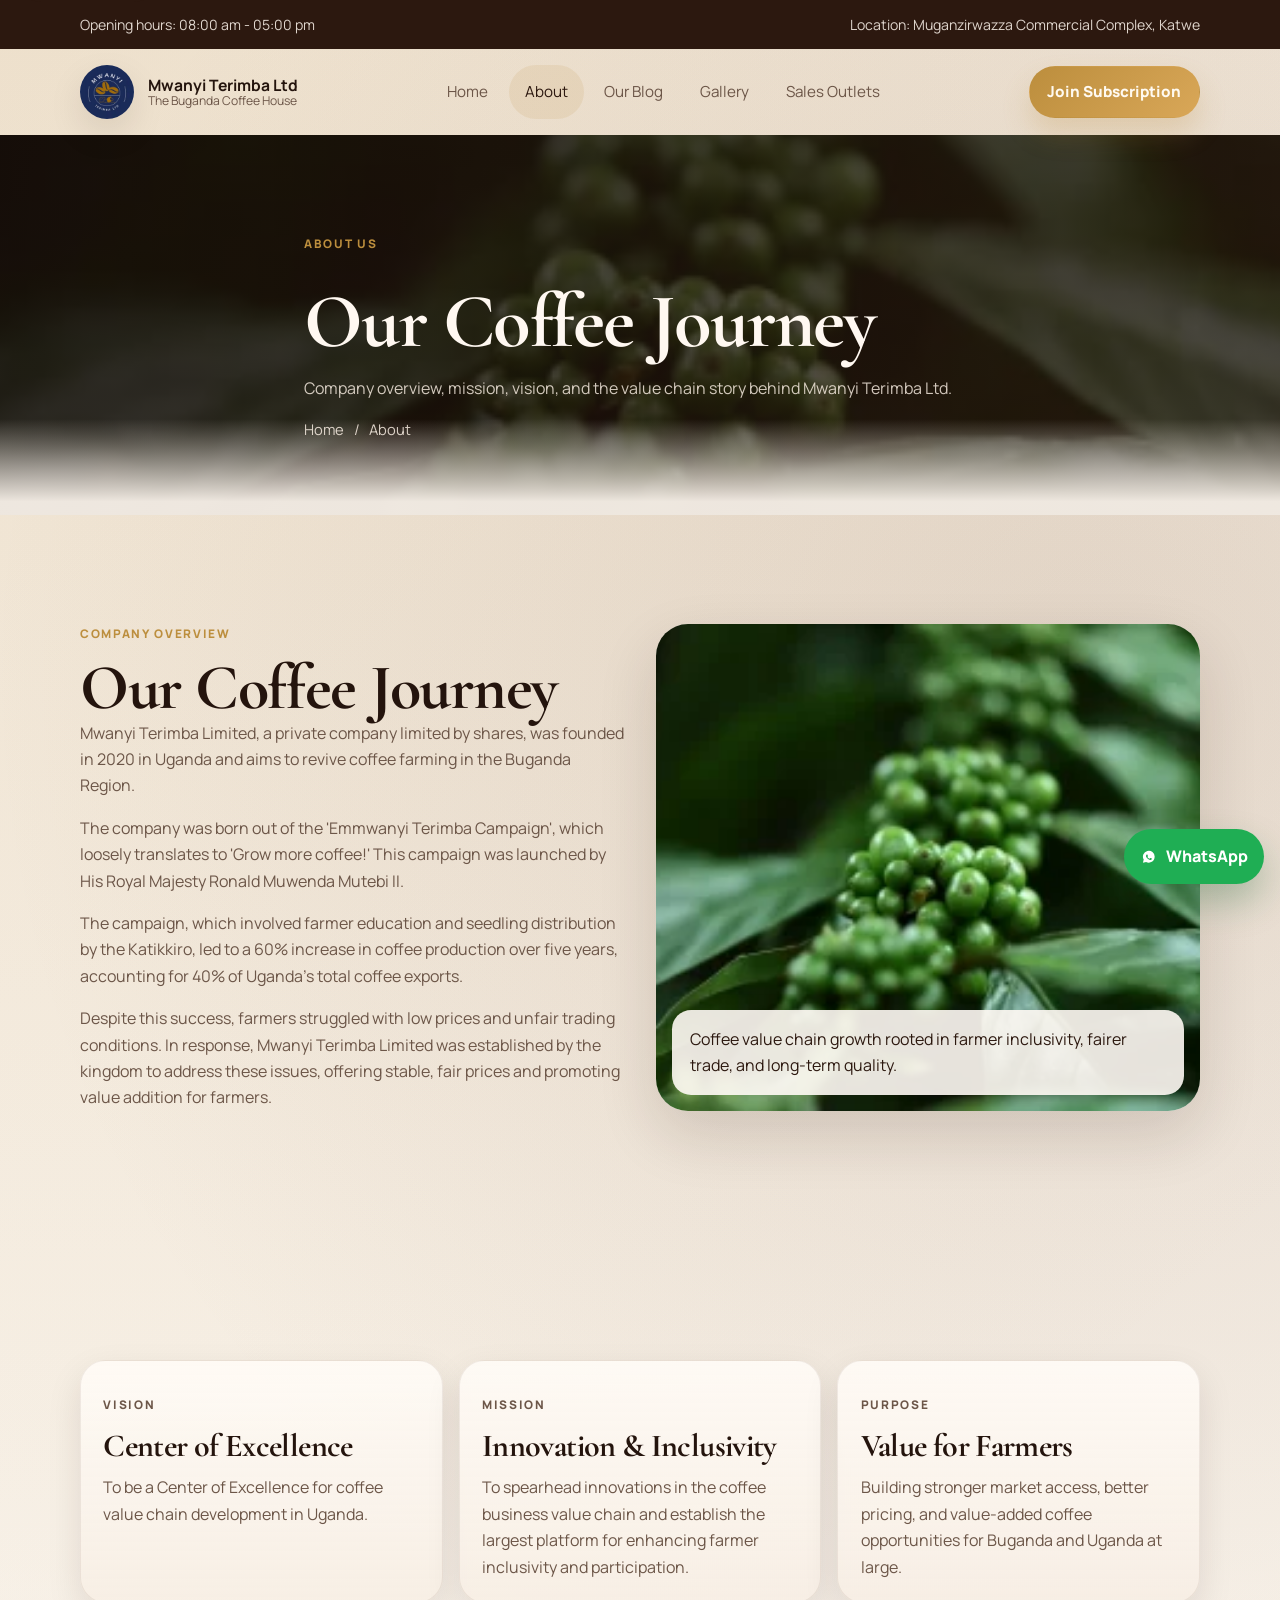
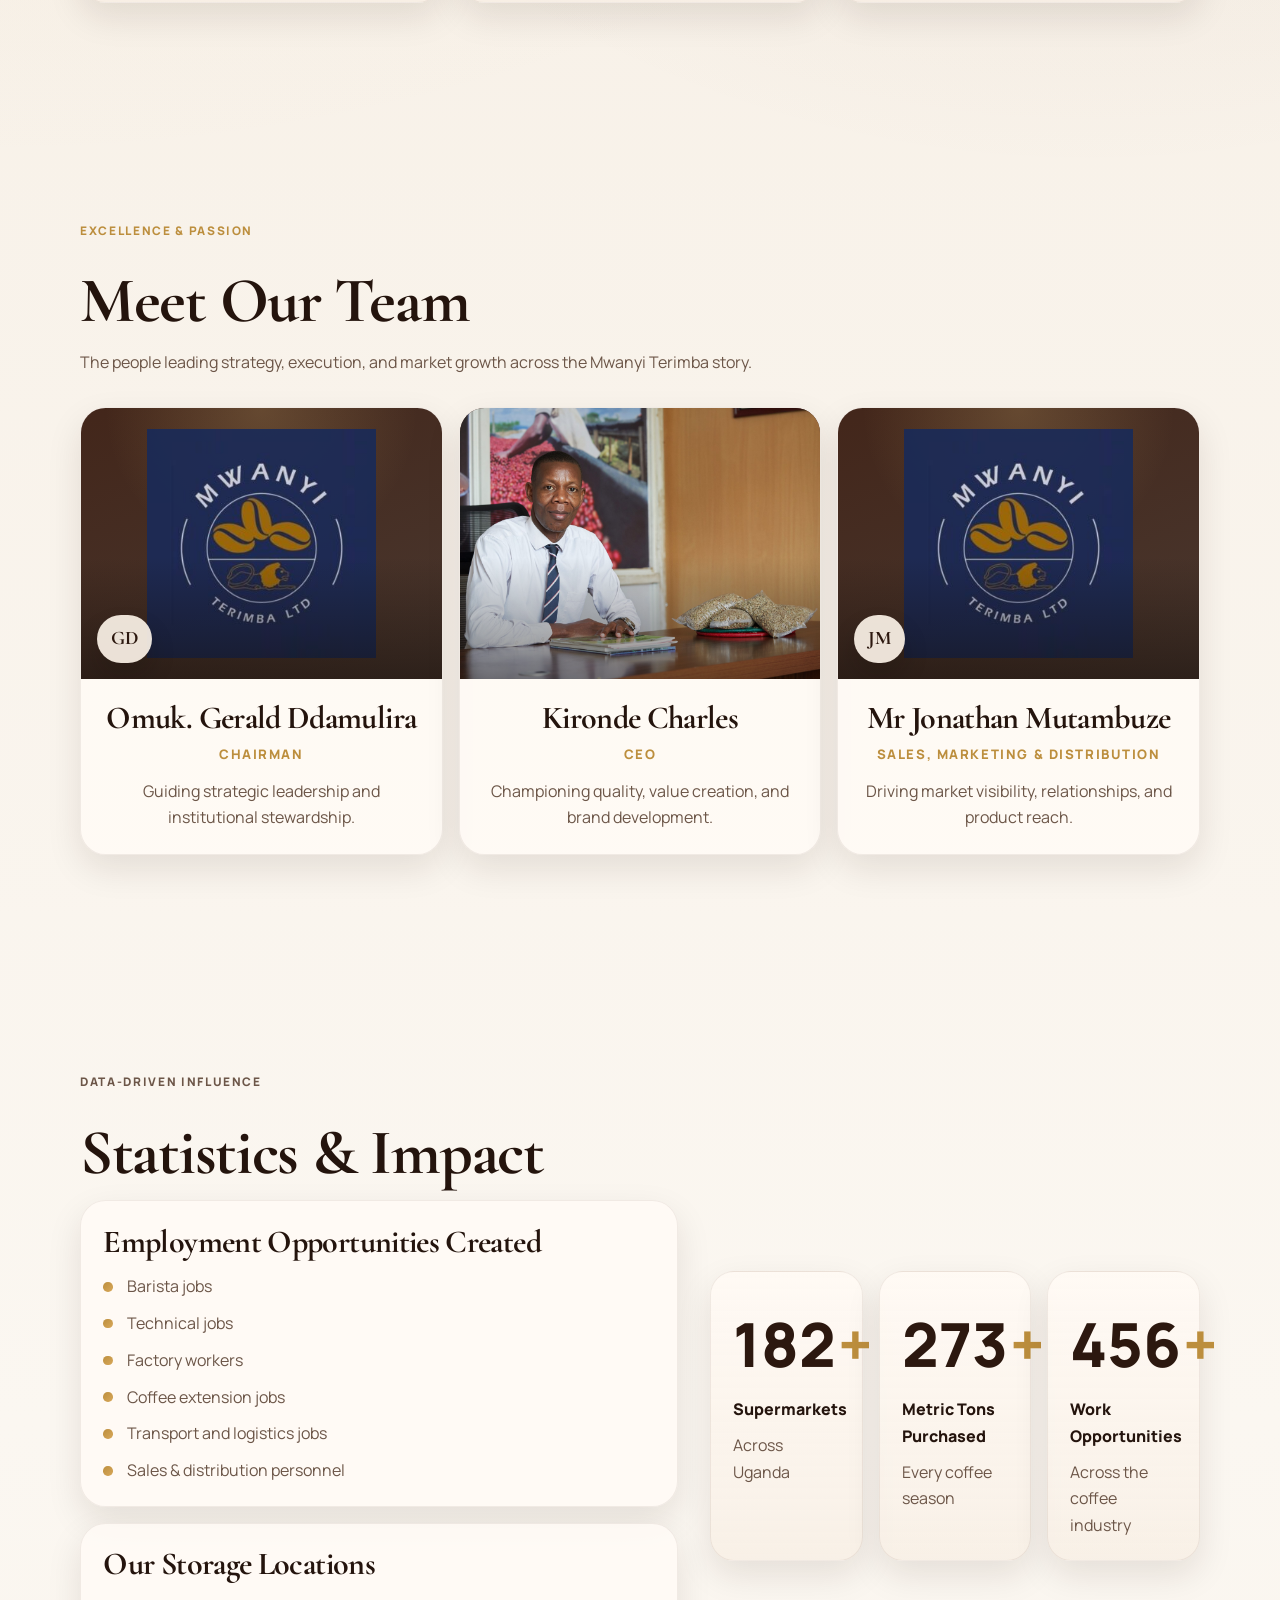
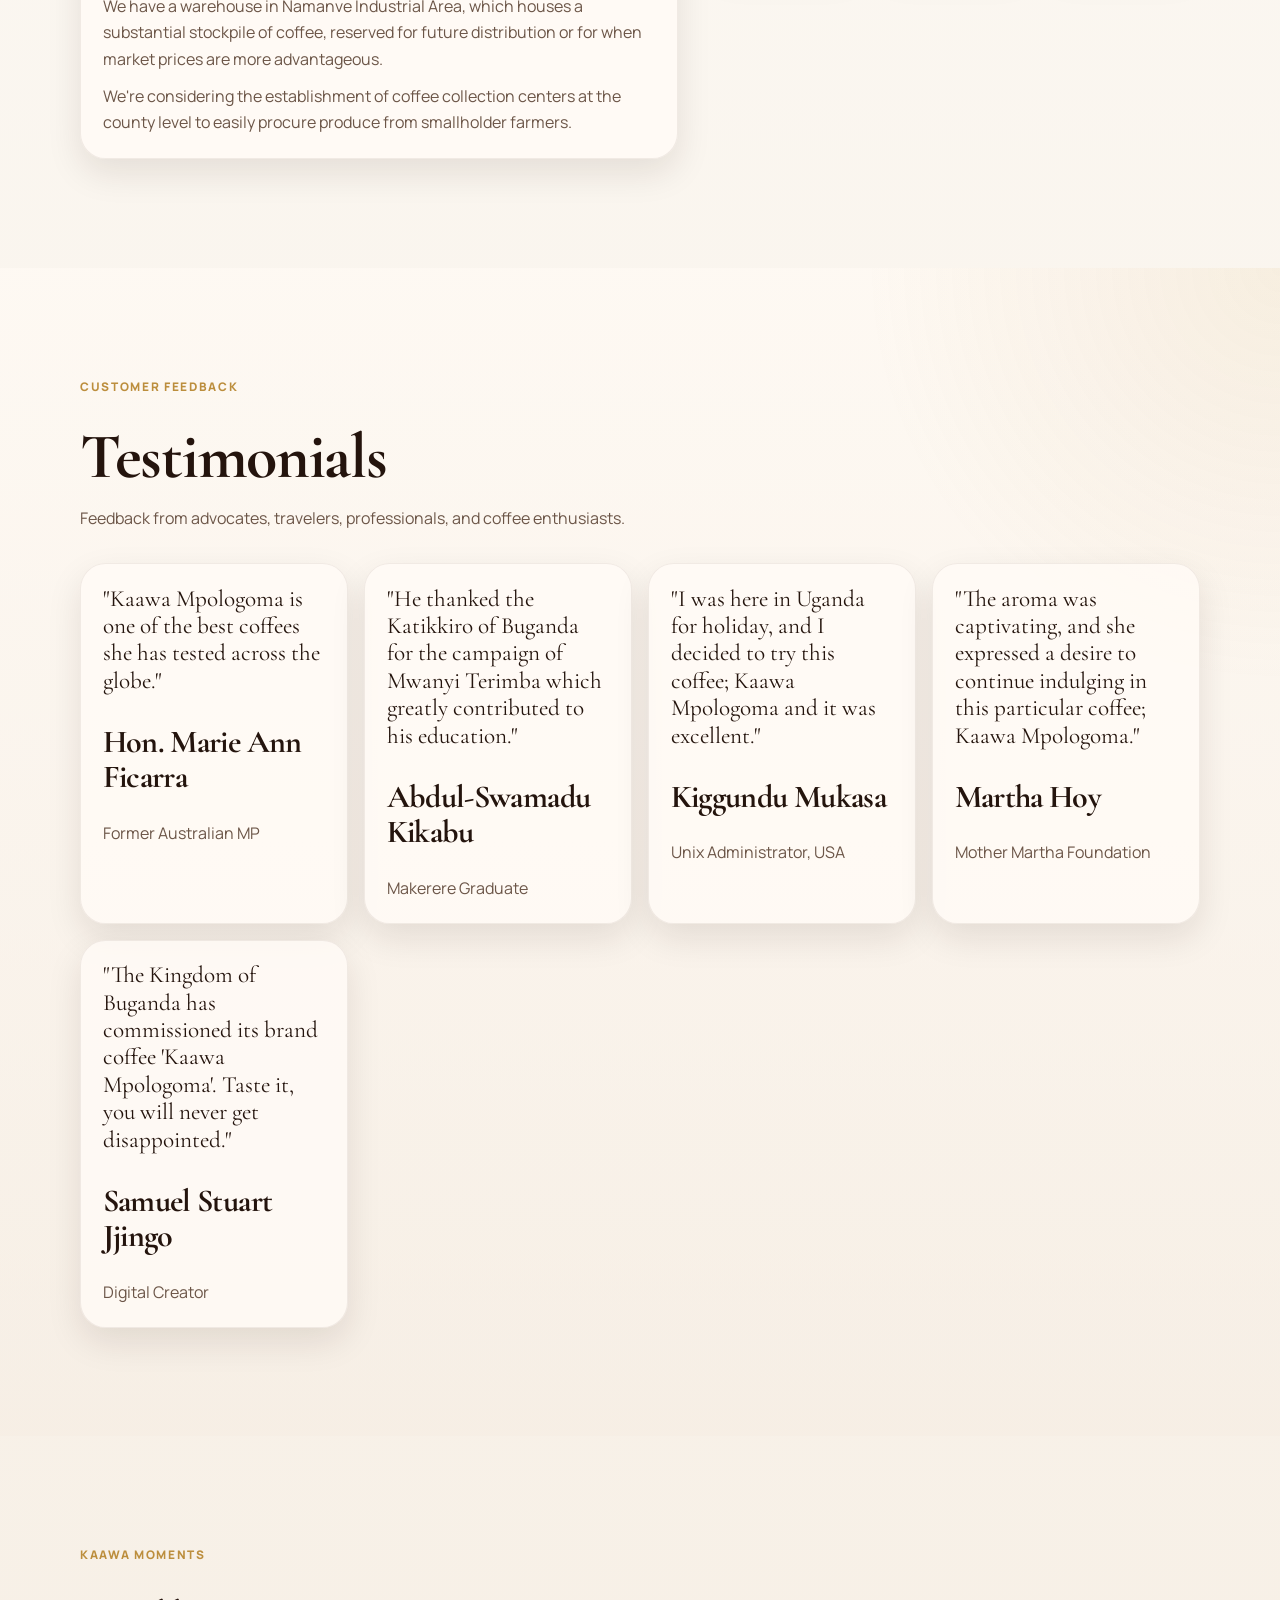
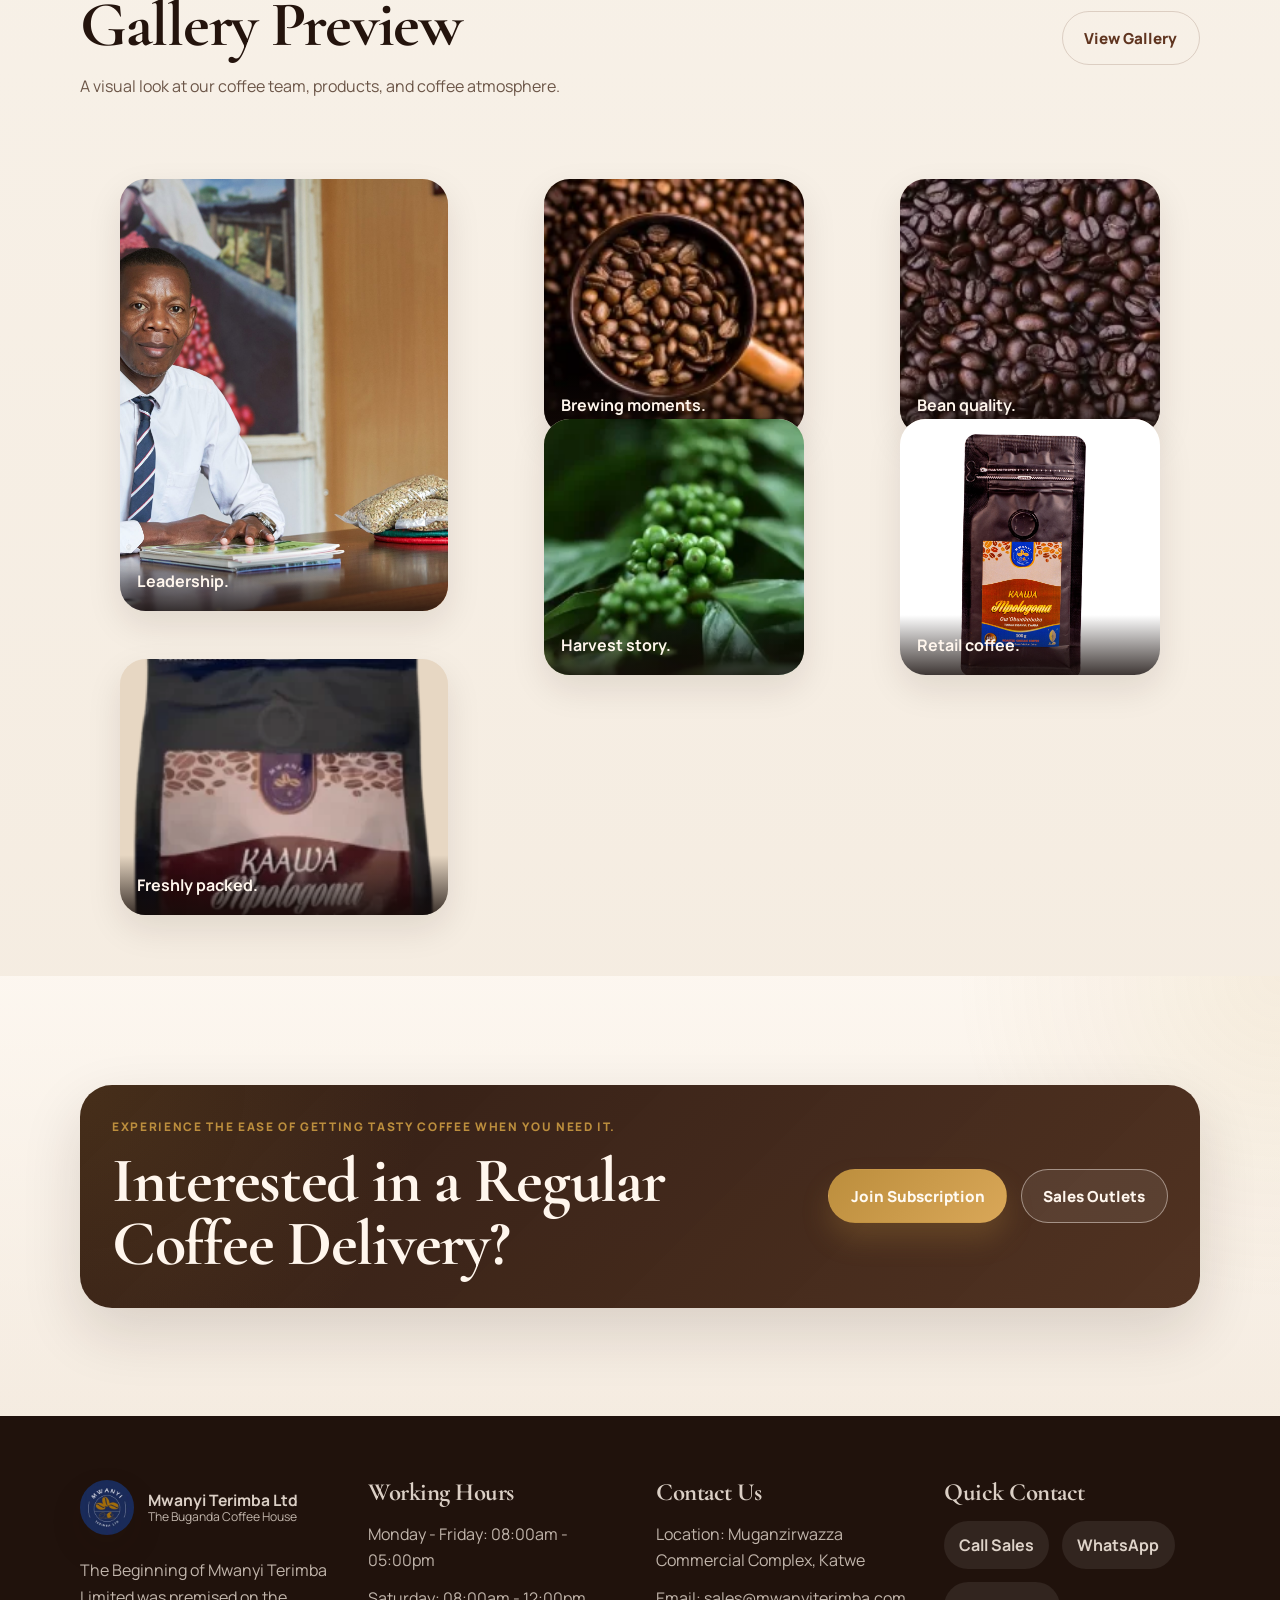
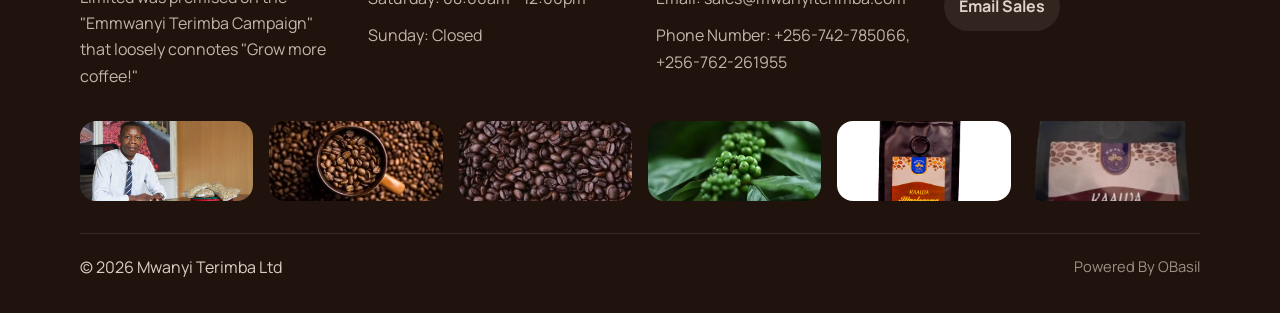
<file: about.html>
<!DOCTYPE html>
<html lang="en">
  <head>
    <meta charset="UTF-8" />
    <meta name="viewport" content="width=device-width, initial-scale=1.0" />
    <title>About Us | Mwanyi Terimba Ltd</title>
    <meta
      name="description"
      content="Learn about Mwanyi Terimba Ltd, our coffee journey, mission, vision, team, impact, and the story behind The Buganda Coffee House."
    />
    <meta name="theme-color" content="#2c180f" />
    <link rel="preconnect" href="https://fonts.googleapis.com" />
    <link rel="preconnect" href="https://fonts.gstatic.com" crossorigin />
    <link
      href="https://fonts.googleapis.com/css2?family=Cormorant+Garamond:wght@500;600;700&family=Manrope:wght@400;500;600;700;800&display=swap"
      rel="stylesheet"
    />
    <link rel="stylesheet" href="styles.css" />
    <script src="script.js" defer></script>
  </head>
  <body data-page="about">
    <a class="skip-link" href="#main-content">Skip to content</a>

    <div class="topbar">
      <div class="container topbar-inner">
        <p>Opening hours: 08:00 am - 05:00 pm</p>
        <p>Location: Muganzirwazza Commercial Complex, Katwe</p>
      </div>
    </div>

    <header class="site-header" id="site-header">
      <div class="container nav-shell">
        <a class="brand" href="index.html" aria-label="Mwanyi Terimba Ltd home">
          <img
            src="images/logo/mwanyiterimbalogo.jpg"
            alt="Mwanyi Terimba Ltd logo"
            width="56"
            height="56"
          />
          <span>
            <strong>Mwanyi Terimba Ltd</strong>
            <small>The Buganda Coffee House</small>
          </span>
        </a>

        <button
          class="nav-toggle"
          type="button"
          aria-expanded="false"
          aria-controls="site-nav"
          aria-label="Toggle navigation"
        >
          <span></span>
          <span></span>
          <span></span>
        </button>

        <nav class="site-nav" id="site-nav" aria-label="Primary navigation">
          <a href="index.html" data-nav="home">Home</a>
          <a href="about.html" data-nav="about">About</a>
          <a href="blog.html" data-nav="blog">Our Blog</a>
          <a href="gallery.html" data-nav="gallery">Gallery</a>
          <a href="outlets.html" data-nav="outlets">Sales Outlets</a>
        </nav>

        <a class="button button-small button-solid nav-cta" href="index.html#subscription">
          Join Subscription
        </a>
      </div>
    </header>

    <main id="main-content">
      <section class="page-hero page-hero--about">
        <div class="page-hero-backdrop" aria-hidden="true"></div>
        <div class="container page-hero-shell">
          <p class="eyebrow">About Us</p>
          <h1>Our Coffee Journey</h1>
          <p>
            Company overview, mission, vision, and the value chain story behind Mwanyi
            Terimba Ltd.
          </p>
          <div class="breadcrumbs">
            <a href="index.html">Home</a>
            <span>/</span>
            <span>About</span>
          </div>
        </div>
      </section>

      <section class="section">
        <div class="container section-split">
          <div class="section-copy reveal">
            <p class="eyebrow">Company Overview</p>
            <h2>Our Coffee Journey</h2>
            <div class="copy-stack">
              <p>
                Mwanyi Terimba Limited, a private company limited by shares, was founded
                in 2020 in Uganda and aims to revive coffee farming in the Buganda Region.
              </p>
              <p>
                The company was born out of the 'Emmwanyi Terimba Campaign', which
                loosely translates to 'Grow more coffee!' This campaign was launched by
                His Royal Majesty Ronald Muwenda Mutebi II.
              </p>
              <p>
                The campaign, which involved farmer education and seedling distribution by
                the Katikkiro, led to a 60% increase in coffee production over five years,
                accounting for 40% of Uganda's total coffee exports.
              </p>
              <p>
                Despite this success, farmers struggled with low prices and unfair trading
                conditions. In response, Mwanyi Terimba Limited was established by the
                kingdom to address these issues, offering stable, fair prices and
                promoting value addition for farmers.
              </p>
            </div>
          </div>

          <div class="story-visual reveal">
            <img
              src="images/gallery/coffee-hero-02-300x200.webp"
              alt="Green coffee cherries in the field"
              width="300"
              height="200"
              loading="lazy"
              decoding="async"
            />
            <div class="story-visual-note">
              Coffee value chain growth rooted in farmer inclusivity, fairer trade, and
              long-term quality.
            </div>
          </div>
        </div>
      </section>

      <section class="section">
        <div class="container">
          <div class="mission-grid">
            <article class="mission-card reveal">
              <p class="eyebrow">Vision</p>
              <h3>Center of Excellence</h3>
              <p>
                To be a Center of Excellence for coffee value chain development in Uganda.
              </p>
            </article>

            <article class="mission-card reveal">
              <p class="eyebrow">Mission</p>
              <h3>Innovation &amp; Inclusivity</h3>
              <p>
                To spearhead innovations in the coffee business value chain and establish
                the largest platform for enhancing farmer inclusivity and participation.
              </p>
            </article>

            <article class="mission-card reveal">
              <p class="eyebrow">Purpose</p>
              <h3>Value for Farmers</h3>
              <p>
                Building stronger market access, better pricing, and value-added coffee
                opportunities for Buganda and Uganda at large.
              </p>
            </article>
          </div>
        </div>
      </section>

      <section class="section">
        <div class="container">
          <div class="section-heading reveal">
            <p class="eyebrow">Excellence &amp; Passion</p>
            <h2>Meet Our Team</h2>
            <p>
              The people leading strategy, execution, and market growth across the Mwanyi
              Terimba story.
            </p>
          </div>

          <div class="team-grid">
            <article class="team-card reveal">
              <div class="team-photo team-photo--placeholder" aria-hidden="true">
                <img
                  src="images/logo/mwanyiterimbalogo.jpg"
                  alt=""
                  width="300"
                  height="300"
                  loading="lazy"
                  decoding="async"
                />
                <span class="team-photo-badge">GD</span>
              </div>
              <div class="team-card-body">
                <h3>Omuk. Gerald Ddamulira</h3>
                <small>Chairman</small>
                <p>Guiding strategic leadership and institutional stewardship.</p>
              </div>
            </article>

            <article class="team-card reveal">
              <div class="team-photo">
                <img
                  src="images/gallery/ceo.jpg"
                  alt="Kironde Charles, CEO of Mwanyi Terimba Ltd"
                  width="2560"
                  height="1707"
                  loading="lazy"
                  decoding="async"
                />
              </div>
              <div class="team-card-body">
                <h3>Kironde Charles</h3>
                <small>CEO</small>
                <p>Championing quality, value creation, and brand development.</p>
              </div>
            </article>

            <article class="team-card reveal">
              <div class="team-photo team-photo--placeholder" aria-hidden="true">
                <img
                  src="images/logo/mwanyiterimbalogo.jpg"
                  alt=""
                  width="300"
                  height="300"
                  loading="lazy"
                  decoding="async"
                />
                <span class="team-photo-badge">JM</span>
              </div>
              <div class="team-card-body">
                <h3>Mr Jonathan Mutambuze</h3>
                <small>Sales, Marketing &amp; Distribution</small>
                <p>Driving market visibility, relationships, and product reach.</p>
              </div>
            </article>
          </div>
        </div>
      </section>

      <section class="section impact">
        <div class="container impact-grid">
          <div class="impact-copy reveal">
            <p class="eyebrow">Data-Driven Influence</p>
            <h2>Statistics &amp; Impact</h2>
            <div class="impact-details">
              <article class="info-card">
                <h3>Employment Opportunities Created</h3>
                <ul class="check-list">
                  <li>Barista jobs</li>
                  <li>Technical jobs</li>
                  <li>Factory workers</li>
                  <li>Coffee extension jobs</li>
                  <li>Transport and logistics jobs</li>
                  <li>Sales &amp; distribution personnel</li>
                </ul>
              </article>

              <article class="info-card">
                <h3>Our Storage Locations</h3>
                <p>
                  We have a warehouse in Namanve Industrial Area, which houses a
                  substantial stockpile of coffee, reserved for future distribution or for
                  when market prices are more advantageous.
                </p>
                <p>
                  We're considering the establishment of coffee collection centers at the
                  county level to easily procure produce from smallholder farmers.
                </p>
              </article>
            </div>
          </div>

          <div class="impact-stats">
            <article class="stat-card reveal">
              <strong class="counter" data-target="200">0</strong>
              <span>Supermarkets</span>
              <p>Across Uganda</p>
            </article>

            <article class="stat-card reveal">
              <strong class="counter" data-target="300">0</strong>
              <span>Metric Tons Purchased</span>
              <p>Every coffee season</p>
            </article>

            <article class="stat-card reveal">
              <strong class="counter" data-target="500">0</strong>
              <span>Work Opportunities</span>
              <p>Across the coffee industry</p>
            </article>
          </div>
        </div>
      </section>

      <section class="section testimonials">
        <div class="container">
          <div class="section-heading reveal">
            <p class="eyebrow">Customer Feedback</p>
            <h2>Testimonials</h2>
            <p>
              Feedback from advocates, travelers, professionals, and coffee enthusiasts.
            </p>
          </div>

          <div class="testimonial-list">
            <article class="story-card reveal">
              <div class="story-card-content">
                <span class="testimonial-quote">
                  "Kaawa Mpologoma is one of the best coffees she has tested across the
                  globe."
                </span>
                <h3>Hon. Marie Ann Ficarra</h3>
                <p>Former Australian MP</p>
              </div>
            </article>

            <article class="story-card reveal">
              <div class="story-card-content">
                <span class="testimonial-quote">
                  "He thanked the Katikkiro of Buganda for the campaign of Mwanyi Terimba
                  which greatly contributed to his education."
                </span>
                <h3>Abdul-Swamadu Kikabu</h3>
                <p>Makerere Graduate</p>
              </div>
            </article>

            <article class="story-card reveal">
              <div class="story-card-content">
                <span class="testimonial-quote">
                  "I was here in Uganda for holiday, and I decided to try this coffee;
                  Kaawa Mpologoma and it was excellent."
                </span>
                <h3>Kiggundu Mukasa</h3>
                <p>Unix Administrator, USA</p>
              </div>
            </article>

            <article class="story-card reveal">
              <div class="story-card-content">
                <span class="testimonial-quote">
                  "The aroma was captivating, and she expressed a desire to continue
                  indulging in this particular coffee; Kaawa Mpologoma."
                </span>
                <h3>Martha Hoy</h3>
                <p>Mother Martha Foundation</p>
              </div>
            </article>

            <article class="story-card reveal">
              <div class="story-card-content">
                <span class="testimonial-quote">
                  "The Kingdom of Buganda has commissioned its brand coffee 'Kaawa
                  Mpologoma'. Taste it, you will never get disappointed."
                </span>
                <h3>Samuel Stuart Jjingo</h3>
                <p>Digital Creator</p>
              </div>
            </article>
          </div>
        </div>
      </section>

      <section class="section gallery">
        <div class="container">
          <div class="section-actions reveal">
            <div class="section-heading">
              <p class="eyebrow">Kaawa Moments</p>
              <h2>Gallery Preview</h2>
              <p>A visual look at our coffee team, products, and coffee atmosphere.</p>
            </div>
            <a class="button button-outline-dark" href="gallery.html">View Gallery</a>
          </div>

          <div class="gallery-grid">
            <figure class="gallery-card gallery-card-tall reveal">
              <img
                src="images/gallery/ceo.jpg"
                alt="CEO portrait"
                width="2560"
                height="1707"
                loading="lazy"
                decoding="async"
              />
              <figcaption>Leadership.</figcaption>
            </figure>

            <figure class="gallery-card reveal">
              <img
                src="images/gallery/coffeebeans2.webp"
                alt="Hot coffee brewing"
                width="300"
                height="168"
                loading="lazy"
                decoding="async"
              />
              <figcaption>Brewing moments.</figcaption>
            </figure>

            <figure class="gallery-card reveal">
              <img
                src="images/gallery/coffeebeans.webp"
                alt="Coffee beans"
                width="300"
                height="200"
                loading="lazy"
                decoding="async"
              />
              <figcaption>Bean quality.</figcaption>
            </figure>

            <figure class="gallery-card reveal">
              <img
                src="images/gallery/coffee-hero-02-300x200.webp"
                alt="Coffee harvest"
                width="300"
                height="200"
                loading="lazy"
                decoding="async"
              />
              <figcaption>Harvest story.</figcaption>
            </figure>

            <figure class="gallery-card reveal">
              <img
                src="images/gallery/kawampologoma.jpg"
                alt="Coffee packaging"
                width="2050"
                height="2560"
                loading="lazy"
                decoding="async"
              />
              <figcaption>Retail coffee.</figcaption>
            </figure>

            <figure class="gallery-card reveal">
              <img
                src="images/gallery/kawampologomasacket.webp"
                alt="Coffee pack"
                width="224"
                height="320"
                loading="lazy"
                decoding="async"
              />
              <figcaption>Freshly packed.</figcaption>
            </figure>
          </div>
        </div>
      </section>

      <section class="section cta-banner">
        <div class="container cta-shell reveal">
          <div>
            <p class="eyebrow">Experience the ease of getting tasty coffee when you need it.</p>
            <h2>Interested in a Regular Coffee Delivery?</h2>
          </div>
          <div class="cta-actions">
            <a class="button button-solid" href="index.html#subscription">Join Subscription</a>
            <a class="button button-outline" href="outlets.html">Sales Outlets</a>
          </div>
        </div>
      </section>
    </main>

    <footer class="site-footer">
      <div class="container footer-grid">
        <div class="footer-meta">
          <a class="brand footer-brand" href="index.html">
            <img
              src="images/logo/mwanyiterimbalogo.jpg"
              alt="Mwanyi Terimba Ltd logo"
              width="56"
              height="56"
              loading="lazy"
              decoding="async"
            />
            <span>
              <strong>Mwanyi Terimba Ltd</strong>
              <small>The Buganda Coffee House</small>
            </span>
          </a>
          <p class="footer-copy">
            The Beginning of Mwanyi Terimba Limited was premised on the "Emmwanyi Terimba
            Campaign" that loosely connotes "Grow more coffee!"
          </p>
        </div>

        <div>
          <h3>Working Hours</h3>
          <ul class="footer-list">
            <li>Monday - Friday: 08:00am - 05:00pm</li>
            <li>Saturday: 08:00am - 12:00pm</li>
            <li>Sunday: Closed</li>
          </ul>
        </div>

        <div>
          <h3>Contact Us</h3>
          <ul class="footer-list">
            <li>Location: Muganzirwazza Commercial Complex, Katwe</li>
            <li>Email: <a href="mailto:sales@mwanyiterimba.com">sales@mwanyiterimba.com</a></li>
            <li>
              Phone Number:
              <a href="tel:+256742785066">+256-742-785066</a>,
              <a href="tel:+256762261955">+256-762-261955</a>
            </li>
          </ul>
        </div>

        <div>
          <h3>Quick Contact</h3>
          <div class="social-links" aria-label="Quick contact links">
            <a href="tel:+256742785066">
              <span>Call Sales</span>
            </a>
            <a href="https://wa.me/256742785066" target="_blank" rel="noreferrer">
              <span>WhatsApp</span>
            </a>
            <a href="mailto:sales@mwanyiterimba.com?subject=Coffee%20Inquiry">
              <span>Email Sales</span>
            </a>
          </div>
        </div>
      </div>

      <div class="container footer-gallery" aria-label="Footer gallery">
        <img src="images/gallery/ceo.jpg" alt="Mwanyi Terimba CEO portrait" loading="lazy" decoding="async" />
        <img src="images/gallery/coffeebeans2.webp" alt="Coffee served" loading="lazy" decoding="async" />
        <img src="images/gallery/coffeebeans.webp" alt="Coffee beans" loading="lazy" decoding="async" />
        <img src="images/gallery/coffee-hero-02-300x200.webp" alt="Coffee garden" loading="lazy" decoding="async" />
        <img src="images/gallery/kawampologoma.jpg" alt="Kaawa Mpologoma packet" loading="lazy" decoding="async" />
        <img src="images/gallery/kawampologomasacket.webp" alt="Coffee pack" loading="lazy" decoding="async" />
      </div>

      <div class="container footer-bottom">
        <p>&copy; <span id="current-year">2026</span> Mwanyi Terimba Ltd</p>
        <p class="footer-powered">Powered By OBasil</p>
      </div>
    </footer>

    <a
      class="whatsapp-button"
      href="https://wa.me/256742785066"
      target="_blank"
      rel="noreferrer"
      aria-label="Chat with Mwanyi Terimba Ltd on WhatsApp"
    >
      <svg viewBox="0 0 24 24" aria-hidden="true">
        <path
          d="M20 12a8 8 0 0 1-11.76 7.05L4 20l1.05-4.24A8 8 0 1 1 20 12Zm-4.23 2.23c-.2-.1-1.16-.57-1.34-.63-.18-.07-.31-.1-.44.1-.13.19-.51.63-.62.76-.11.13-.23.15-.43.05-.2-.1-.84-.31-1.6-.99-.59-.52-.99-1.16-1.11-1.35-.11-.2-.01-.3.08-.4.09-.09.2-.23.29-.34.1-.11.13-.19.2-.32.07-.13.03-.24-.02-.34-.05-.1-.44-1.06-.6-1.46-.16-.37-.32-.32-.44-.33h-.38c-.13 0-.34.05-.52.24-.18.2-.68.67-.68 1.63s.7 1.89.8 2.02c.1.13 1.37 2.08 3.32 2.92.47.2.84.32 1.13.42.47.15.89.13 1.22.08.37-.06 1.16-.47 1.33-.92.16-.46.16-.84.11-.92-.04-.08-.18-.13-.37-.23Z"
        />
      </svg>
      <span>WhatsApp</span>
    </a>
  </body>
</html>
</file>
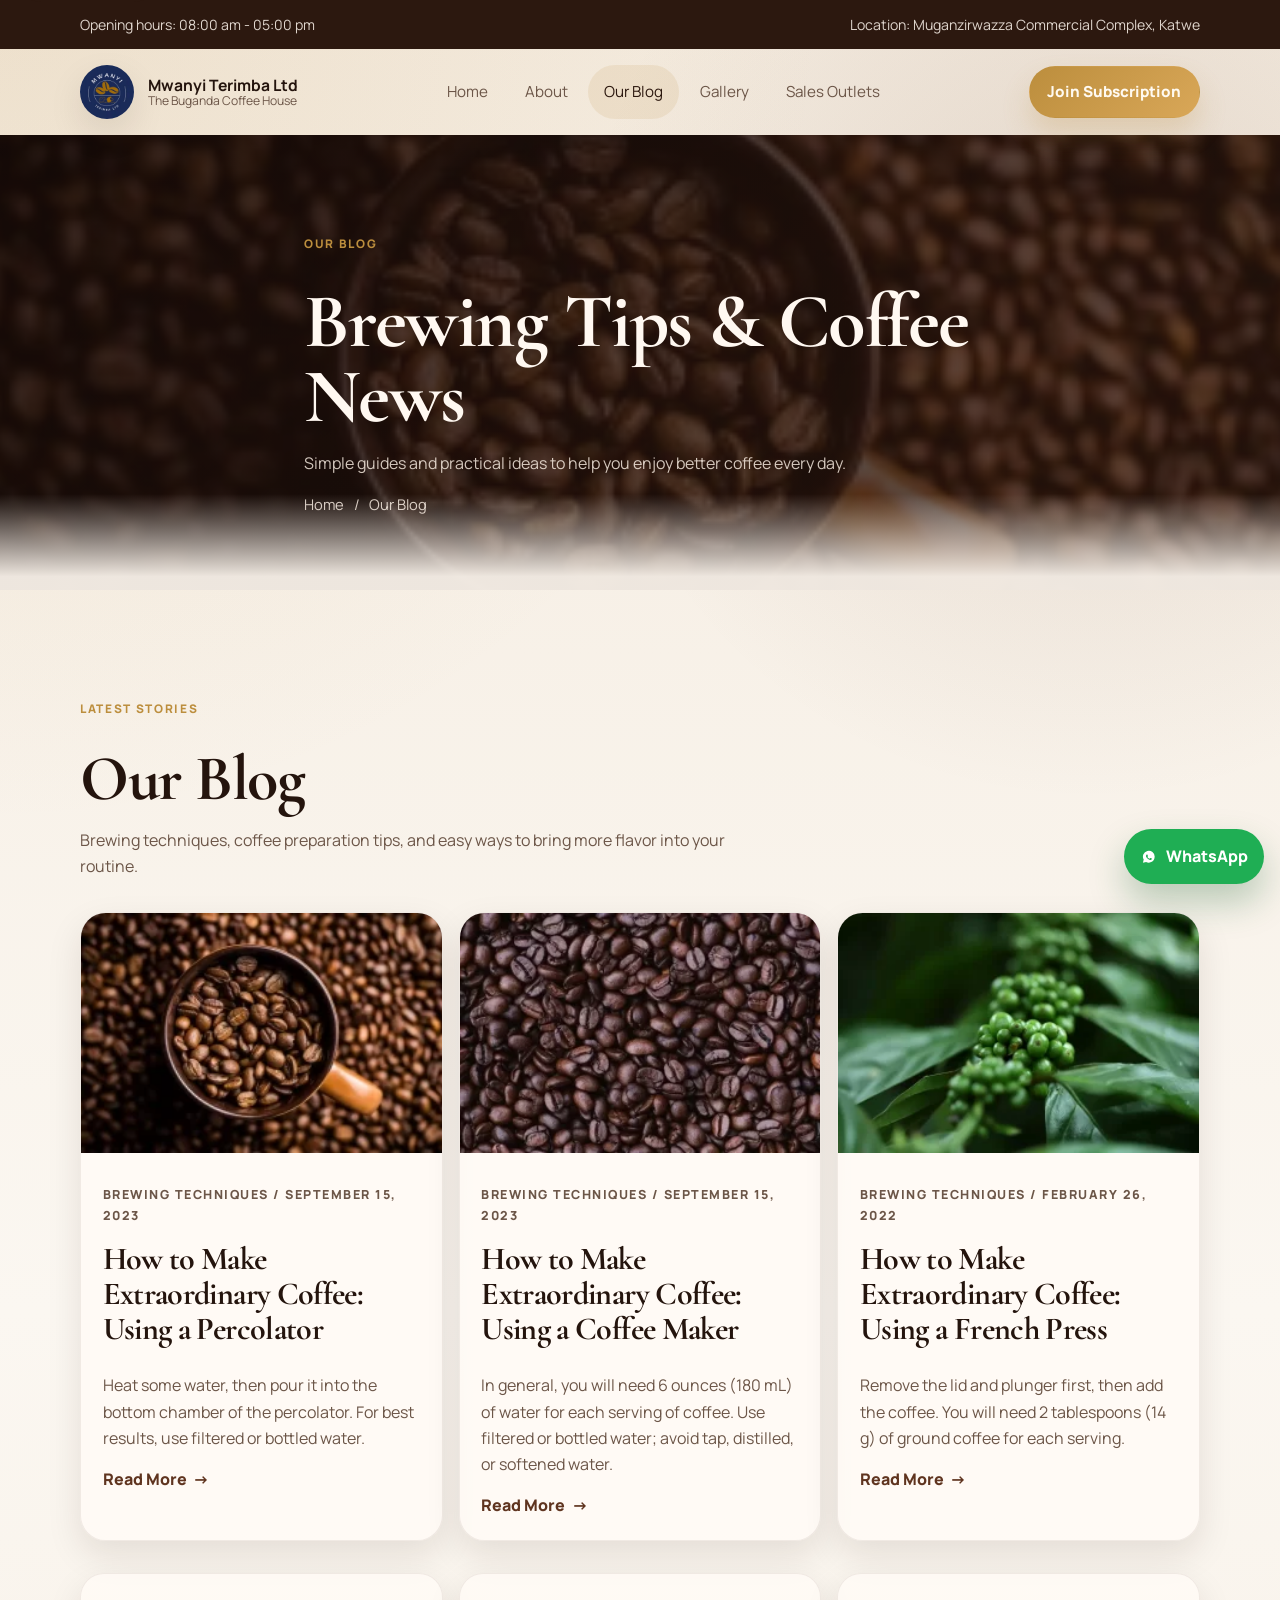
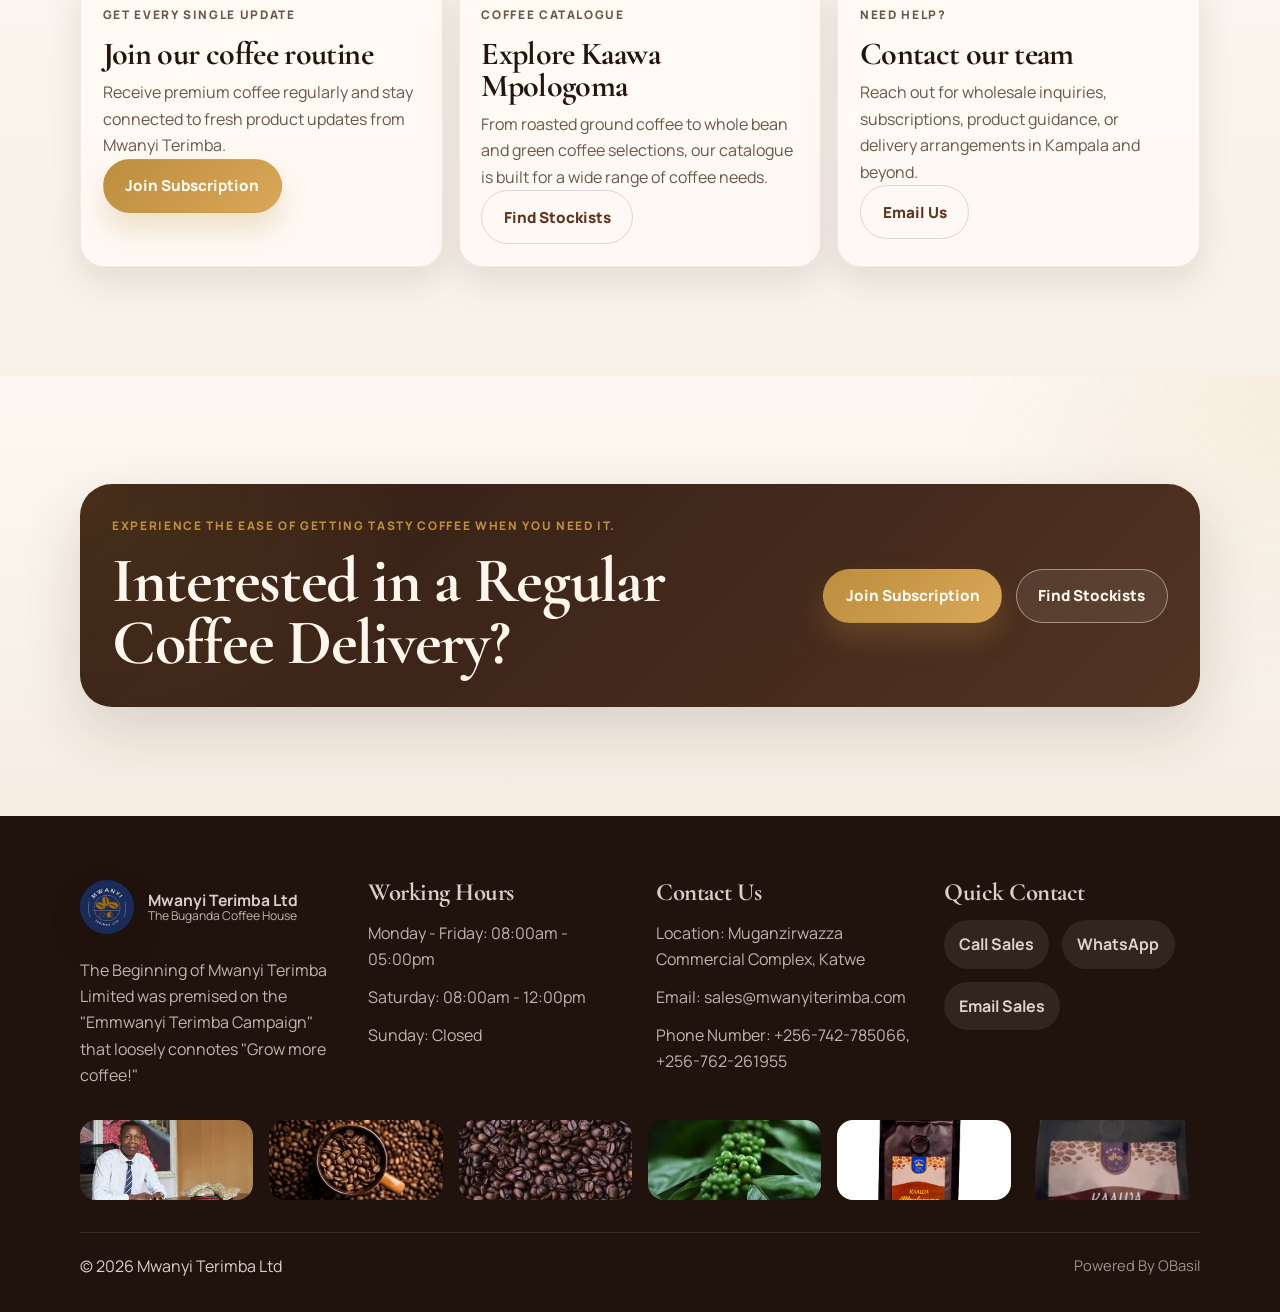
<file: blog.html>
<!DOCTYPE html>
<html lang="en">
  <head>
    <meta charset="UTF-8" />
    <meta name="viewport" content="width=device-width, initial-scale=1.0" />
    <title>Our Blog | Mwanyi Terimba Ltd</title>
    <meta
      name="description"
      content="Read the Mwanyi Terimba blog for brewing techniques, coffee-making tips, and the latest news from The Buganda Coffee House."
    />
    <meta name="theme-color" content="#2c180f" />
    <link rel="preconnect" href="https://fonts.googleapis.com" />
    <link rel="preconnect" href="https://fonts.gstatic.com" crossorigin />
    <link
      href="https://fonts.googleapis.com/css2?family=Cormorant+Garamond:wght@500;600;700&family=Manrope:wght@400;500;600;700;800&display=swap"
      rel="stylesheet"
    />
    <link rel="stylesheet" href="styles.css" />
    <script src="script.js" defer></script>
  </head>
  <body data-page="blog">
    <a class="skip-link" href="#main-content">Skip to content</a>

    <div class="topbar">
      <div class="container topbar-inner">
        <p>Opening hours: 08:00 am - 05:00 pm</p>
        <p>Location: Muganzirwazza Commercial Complex, Katwe</p>
      </div>
    </div>

    <header class="site-header" id="site-header">
      <div class="container nav-shell">
        <a class="brand" href="index.html" aria-label="Mwanyi Terimba Ltd home">
          <img
            src="images/logo/mwanyiterimbalogo.jpg"
            alt="Mwanyi Terimba Ltd logo"
            width="56"
            height="56"
          />
          <span>
            <strong>Mwanyi Terimba Ltd</strong>
            <small>The Buganda Coffee House</small>
          </span>
        </a>

        <button
          class="nav-toggle"
          type="button"
          aria-expanded="false"
          aria-controls="site-nav"
          aria-label="Toggle navigation"
        >
          <span></span>
          <span></span>
          <span></span>
        </button>

        <nav class="site-nav" id="site-nav" aria-label="Primary navigation">
          <a href="index.html" data-nav="home">Home</a>
          <a href="about.html" data-nav="about">About</a>
          <a href="blog.html" data-nav="blog">Our Blog</a>
          <a href="gallery.html" data-nav="gallery">Gallery</a>
          <a href="outlets.html" data-nav="outlets">Sales Outlets</a>
        </nav>

        <a class="button button-small button-solid nav-cta" href="index.html#subscription">
          Join Subscription
        </a>
      </div>
    </header>

    <main id="main-content">
      <section class="page-hero page-hero--blog">
        <div class="page-hero-backdrop" aria-hidden="true"></div>
        <div class="container page-hero-shell">
          <p class="eyebrow">Our Blog</p>
          <h1>Brewing Tips &amp; Coffee News</h1>
          <p>Simple guides and practical ideas to help you enjoy better coffee every day.</p>
          <div class="breadcrumbs">
            <a href="index.html">Home</a>
            <span>/</span>
            <span>Our Blog</span>
          </div>
        </div>
      </section>

      <section class="section">
        <div class="container">
          <div class="section-heading reveal">
            <p class="eyebrow">Latest Stories</p>
            <h2>Our Blog</h2>
            <p>
              Brewing techniques, coffee preparation tips, and easy ways to bring more
              flavor into your routine.
            </p>
          </div>

          <div class="story-grid">
            <article class="story-card reveal">
              <img
                src="images/gallery/coffeebeans2.webp"
                alt="Percolator coffee inspiration"
                width="300"
                height="168"
                loading="lazy"
                decoding="async"
              />
              <div class="story-card-content">
                <p class="story-meta">Brewing Techniques / September 15, 2023</p>
                <h3>How to Make Extraordinary Coffee: Using a Percolator</h3>
                <p>
                  Heat some water, then pour it into the bottom chamber of the percolator.
                  For best results, use filtered or bottled water.
                </p>
                <a class="text-link" href="blog.html">Read More</a>
              </div>
            </article>

            <article class="story-card reveal">
              <img
                src="images/gallery/coffeebeans.webp"
                alt="Coffee maker beans"
                width="300"
                height="200"
                loading="lazy"
                decoding="async"
              />
              <div class="story-card-content">
                <p class="story-meta">Brewing Techniques / September 15, 2023</p>
                <h3>How to Make Extraordinary Coffee: Using a Coffee Maker</h3>
                <p>
                  In general, you will need 6 ounces (180 mL) of water for each serving of
                  coffee. Use filtered or bottled water; avoid tap, distilled, or softened
                  water.
                </p>
                <a class="text-link" href="blog.html">Read More</a>
              </div>
            </article>

            <article class="story-card reveal">
              <img
                src="images/gallery/coffee-hero-02-300x200.webp"
                alt="French press coffee inspiration"
                width="300"
                height="200"
                loading="lazy"
                decoding="async"
              />
              <div class="story-card-content">
                <p class="story-meta">Brewing Techniques / February 26, 2022</p>
                <h3>How to Make Extraordinary Coffee: Using a French Press</h3>
                <p>
                  Remove the lid and plunger first, then add the coffee. You will need 2
                  tablespoons (14 g) of ground coffee for each serving.
                </p>
                <a class="text-link" href="blog.html">Read More</a>
              </div>
            </article>
          </div>

          <div class="support-grid">
            <article class="support-card reveal">
              <p class="eyebrow">Get Every Single Update</p>
              <h3>Join our coffee routine</h3>
              <p>
                Receive premium coffee regularly and stay connected to fresh product
                updates from Mwanyi Terimba.
              </p>
              <a class="button button-solid" href="index.html#subscription">Join Subscription</a>
            </article>

            <article class="support-card reveal">
              <p class="eyebrow">Coffee Catalogue</p>
              <h3>Explore Kaawa Mpologoma</h3>
              <p>
                From roasted ground coffee to whole bean and green coffee selections, our
                catalogue is built for a wide range of coffee needs.
              </p>
              <a class="button button-outline-dark" href="outlets.html">Find Stockists</a>
            </article>

            <article class="support-card reveal">
              <p class="eyebrow">Need help?</p>
              <h3>Contact our team</h3>
              <p>
                Reach out for wholesale inquiries, subscriptions, product guidance, or
                delivery arrangements in Kampala and beyond.
              </p>
              <a class="button button-outline-dark" href="mailto:sales@mwanyiterimba.com">Email Us</a>
            </article>
          </div>
        </div>
      </section>

      <section class="section cta-banner">
        <div class="container cta-shell reveal">
          <div>
            <p class="eyebrow">Experience the ease of getting tasty coffee when you need it.</p>
            <h2>Interested in a Regular Coffee Delivery?</h2>
          </div>
          <div class="cta-actions">
            <a class="button button-solid" href="index.html#subscription">Join Subscription</a>
            <a class="button button-outline" href="outlets.html">Find Stockists</a>
          </div>
        </div>
      </section>
    </main>

    <footer class="site-footer">
      <div class="container footer-grid">
        <div class="footer-meta">
          <a class="brand footer-brand" href="index.html">
            <img
              src="images/logo/mwanyiterimbalogo.jpg"
              alt="Mwanyi Terimba Ltd logo"
              width="56"
              height="56"
              loading="lazy"
              decoding="async"
            />
            <span>
              <strong>Mwanyi Terimba Ltd</strong>
              <small>The Buganda Coffee House</small>
            </span>
          </a>
          <p class="footer-copy">
            The Beginning of Mwanyi Terimba Limited was premised on the "Emmwanyi Terimba
            Campaign" that loosely connotes "Grow more coffee!"
          </p>
        </div>

        <div>
          <h3>Working Hours</h3>
          <ul class="footer-list">
            <li>Monday - Friday: 08:00am - 05:00pm</li>
            <li>Saturday: 08:00am - 12:00pm</li>
            <li>Sunday: Closed</li>
          </ul>
        </div>

        <div>
          <h3>Contact Us</h3>
          <ul class="footer-list">
            <li>Location: Muganzirwazza Commercial Complex, Katwe</li>
            <li>Email: <a href="mailto:sales@mwanyiterimba.com">sales@mwanyiterimba.com</a></li>
            <li>
              Phone Number:
              <a href="tel:+256742785066">+256-742-785066</a>,
              <a href="tel:+256762261955">+256-762-261955</a>
            </li>
          </ul>
        </div>

        <div>
          <h3>Quick Contact</h3>
          <div class="social-links" aria-label="Quick contact links">
            <a href="tel:+256742785066">
              <span>Call Sales</span>
            </a>
            <a href="https://wa.me/256742785066" target="_blank" rel="noreferrer">
              <span>WhatsApp</span>
            </a>
            <a href="mailto:sales@mwanyiterimba.com?subject=Coffee%20Inquiry">
              <span>Email Sales</span>
            </a>
          </div>
        </div>
      </div>

      <div class="container footer-gallery" aria-label="Footer gallery">
        <img src="images/gallery/ceo.jpg" alt="Mwanyi Terimba CEO portrait" loading="lazy" decoding="async" />
        <img src="images/gallery/coffeebeans2.webp" alt="Coffee served" loading="lazy" decoding="async" />
        <img src="images/gallery/coffeebeans.webp" alt="Coffee beans" loading="lazy" decoding="async" />
        <img src="images/gallery/coffee-hero-02-300x200.webp" alt="Coffee garden" loading="lazy" decoding="async" />
        <img src="images/gallery/kawampologoma.jpg" alt="Kaawa Mpologoma packet" loading="lazy" decoding="async" />
        <img src="images/gallery/kawampologomasacket.webp" alt="Coffee pack" loading="lazy" decoding="async" />
      </div>

      <div class="container footer-bottom">
        <p>&copy; <span id="current-year">2026</span> Mwanyi Terimba Ltd</p>
        <p class="footer-powered">Powered By OBasil</p>
      </div>
    </footer>

    <a
      class="whatsapp-button"
      href="https://wa.me/256742785066"
      target="_blank"
      rel="noreferrer"
      aria-label="Chat with Mwanyi Terimba Ltd on WhatsApp"
    >
      <svg viewBox="0 0 24 24" aria-hidden="true">
        <path
          d="M20 12a8 8 0 0 1-11.76 7.05L4 20l1.05-4.24A8 8 0 1 1 20 12Zm-4.23 2.23c-.2-.1-1.16-.57-1.34-.63-.18-.07-.31-.1-.44.1-.13.19-.51.63-.62.76-.11.13-.23.15-.43.05-.2-.1-.84-.31-1.6-.99-.59-.52-.99-1.16-1.11-1.35-.11-.2-.01-.3.08-.4.09-.09.2-.23.29-.34.1-.11.13-.19.2-.32.07-.13.03-.24-.02-.34-.05-.1-.44-1.06-.6-1.46-.16-.37-.32-.32-.44-.33h-.38c-.13 0-.34.05-.52.24-.18.2-.68.67-.68 1.63s.7 1.89.8 2.02c.1.13 1.37 2.08 3.32 2.92.47.2.84.32 1.13.42.47.15.89.13 1.22.08.37-.06 1.16-.47 1.33-.92.16-.46.16-.84.11-.92-.04-.08-.18-.13-.37-.23Z"
        />
      </svg>
      <span>WhatsApp</span>
    </a>
  </body>
</html>
</file>
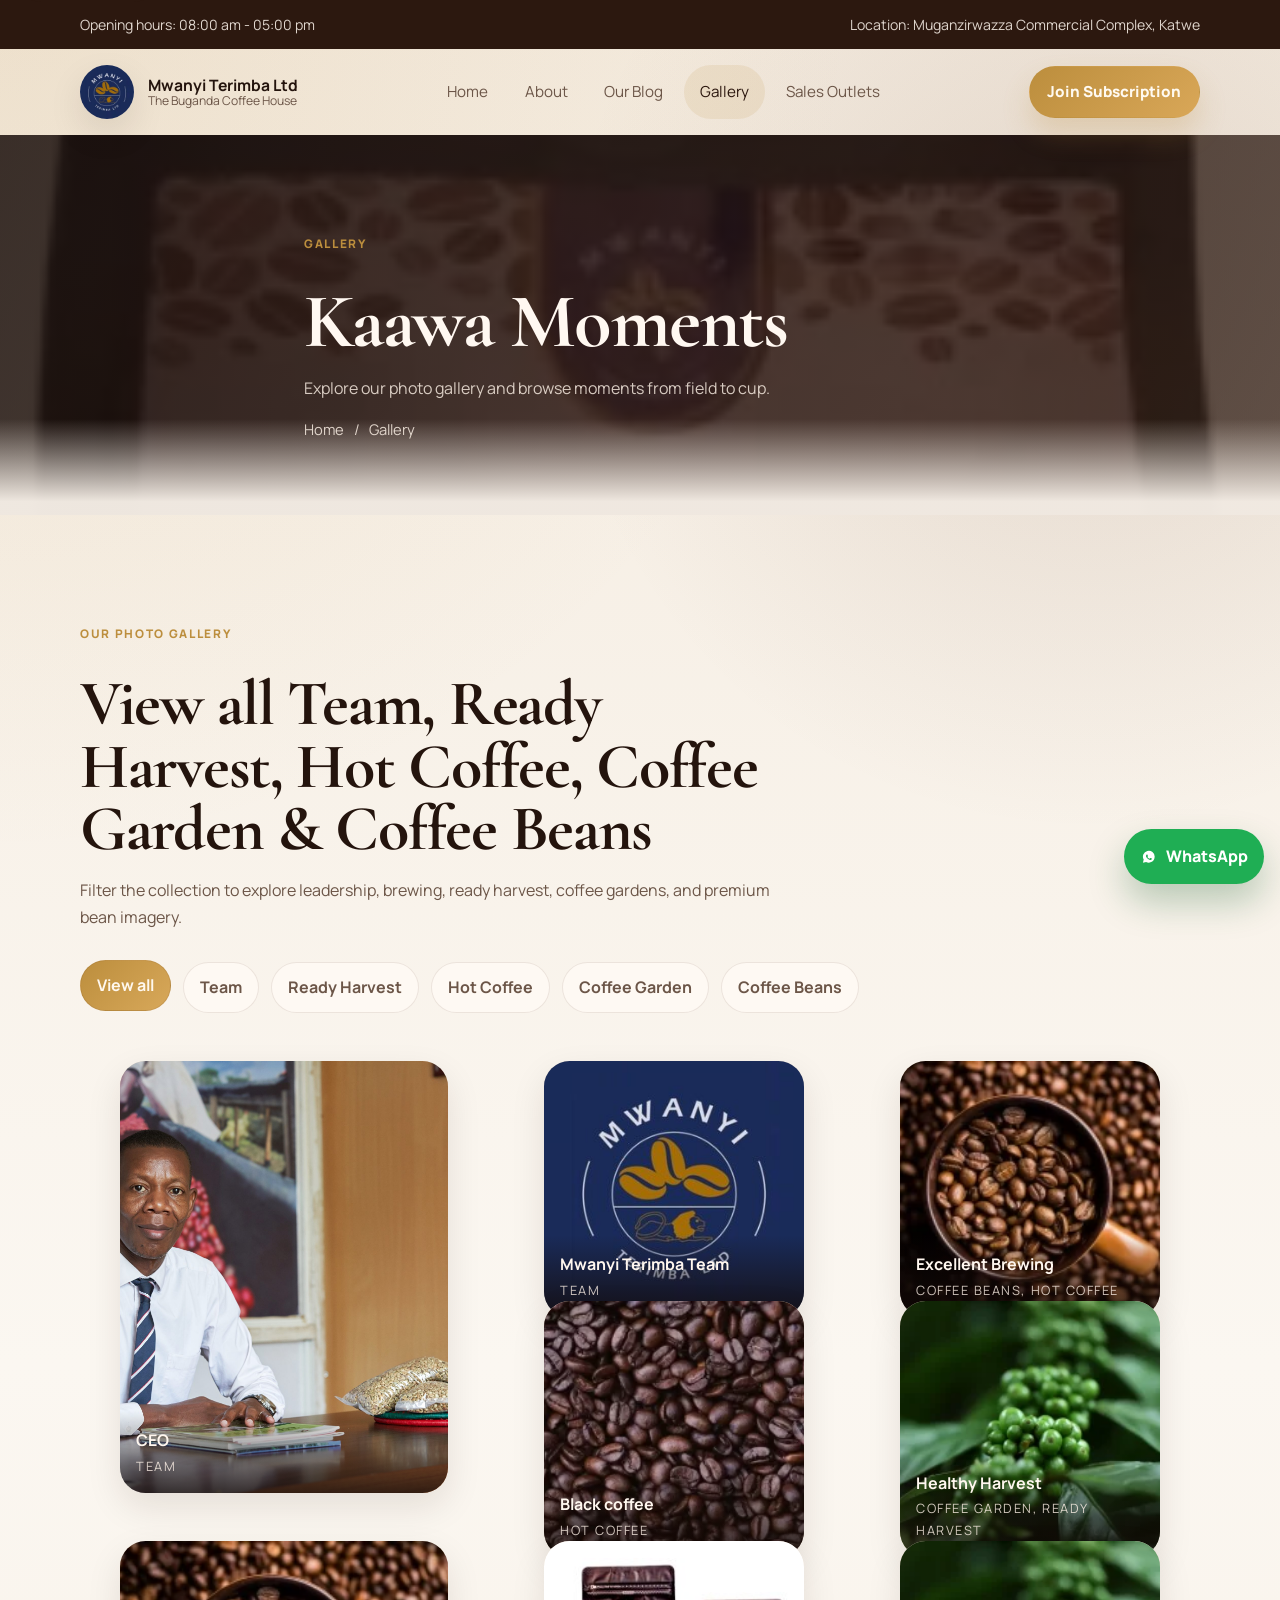
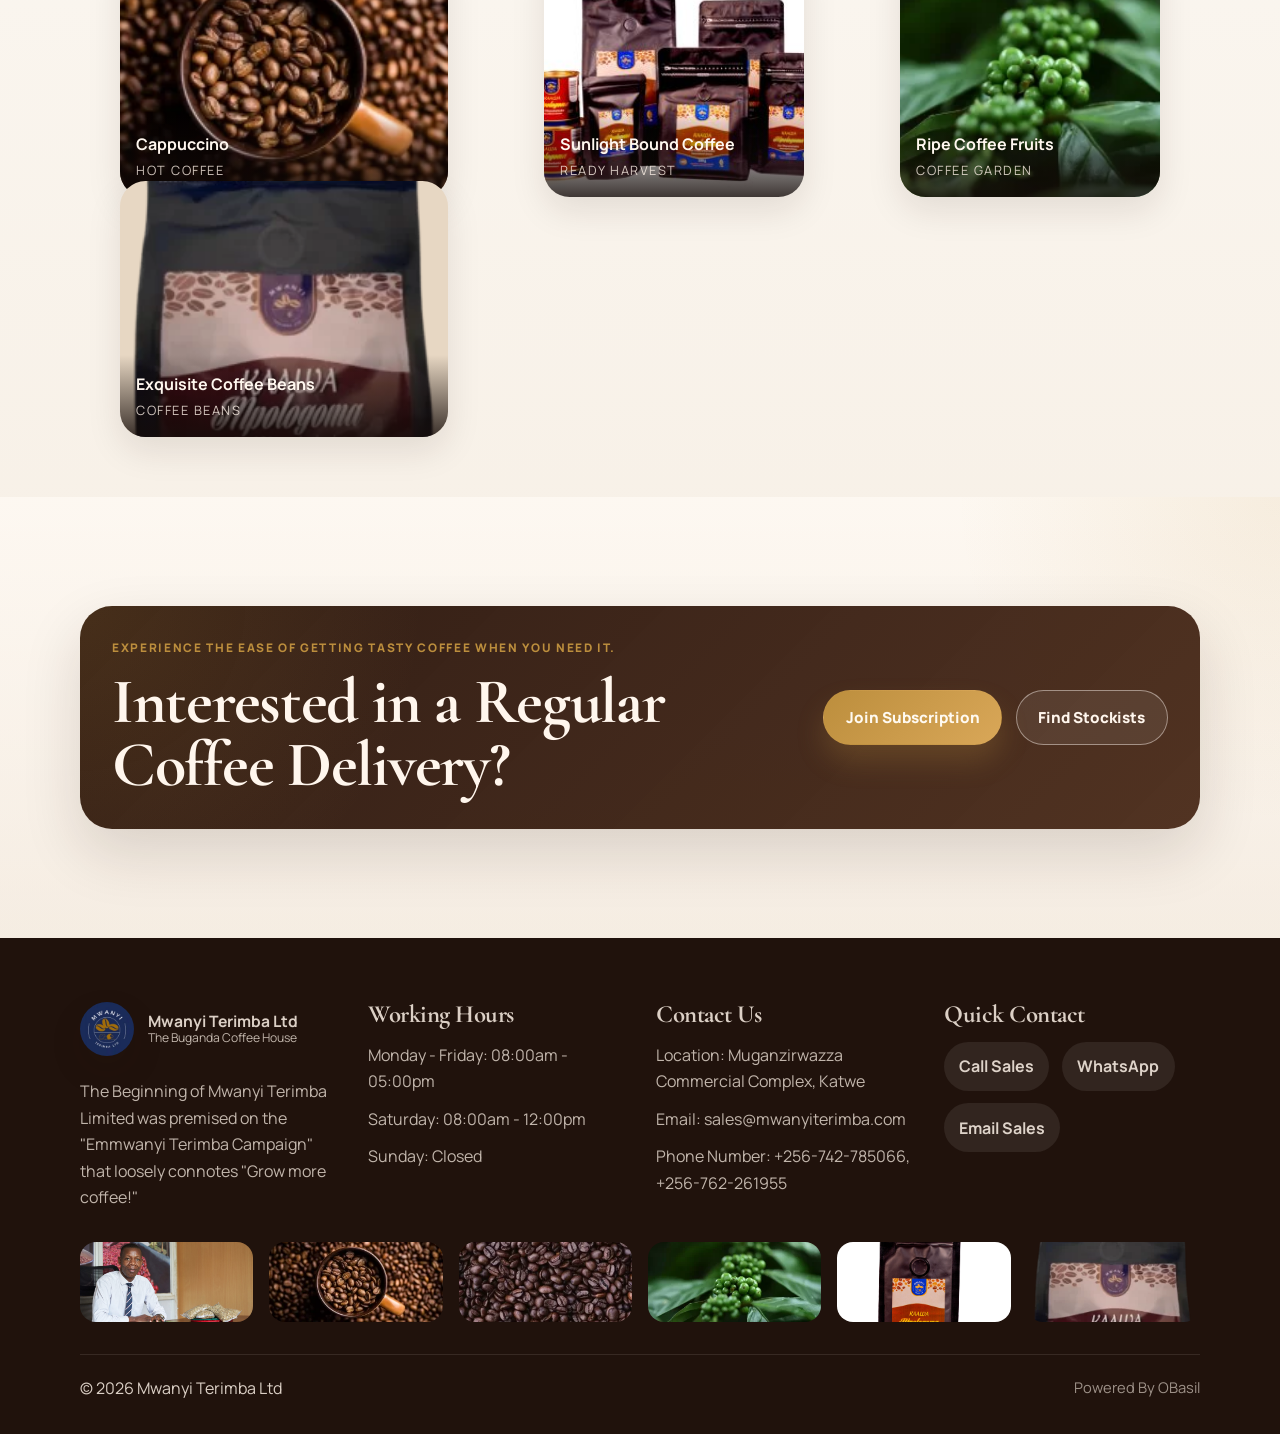
<file: gallery.html>
<!DOCTYPE html>
<html lang="en">
  <head>
    <meta charset="UTF-8" />
    <meta name="viewport" content="width=device-width, initial-scale=1.0" />
    <title>Gallery | Mwanyi Terimba Ltd</title>
    <meta
      name="description"
      content="Browse the Mwanyi Terimba gallery and explore coffee moments, team highlights, ready harvest scenes, and premium product photography."
    />
    <meta name="theme-color" content="#2c180f" />
    <link rel="preconnect" href="https://fonts.googleapis.com" />
    <link rel="preconnect" href="https://fonts.gstatic.com" crossorigin />
    <link
      href="https://fonts.googleapis.com/css2?family=Cormorant+Garamond:wght@500;600;700&family=Manrope:wght@400;500;600;700;800&display=swap"
      rel="stylesheet"
    />
    <link rel="stylesheet" href="styles.css" />
    <script src="script.js" defer></script>
  </head>
  <body data-page="gallery">
    <a class="skip-link" href="#main-content">Skip to content</a>

    <div class="topbar">
      <div class="container topbar-inner">
        <p>Opening hours: 08:00 am - 05:00 pm</p>
        <p>Location: Muganzirwazza Commercial Complex, Katwe</p>
      </div>
    </div>

    <header class="site-header" id="site-header">
      <div class="container nav-shell">
        <a class="brand" href="index.html" aria-label="Mwanyi Terimba Ltd home">
          <img
            src="images/logo/mwanyiterimbalogo.jpg"
            alt="Mwanyi Terimba Ltd logo"
            width="56"
            height="56"
          />
          <span>
            <strong>Mwanyi Terimba Ltd</strong>
            <small>The Buganda Coffee House</small>
          </span>
        </a>

        <button
          class="nav-toggle"
          type="button"
          aria-expanded="false"
          aria-controls="site-nav"
          aria-label="Toggle navigation"
        >
          <span></span>
          <span></span>
          <span></span>
        </button>

        <nav class="site-nav" id="site-nav" aria-label="Primary navigation">
          <a href="index.html" data-nav="home">Home</a>
          <a href="about.html" data-nav="about">About</a>
          <a href="blog.html" data-nav="blog">Our Blog</a>
          <a href="gallery.html" data-nav="gallery">Gallery</a>
          <a href="outlets.html" data-nav="outlets">Sales Outlets</a>
        </nav>

        <a class="button button-small button-solid nav-cta" href="index.html#subscription">
          Join Subscription
        </a>
      </div>
    </header>

    <main id="main-content">
      <section class="page-hero page-hero--gallery">
        <div class="page-hero-backdrop" aria-hidden="true"></div>
        <div class="container page-hero-shell">
          <p class="eyebrow">Gallery</p>
          <h1>Kaawa Moments</h1>
          <p>Explore our photo gallery and browse moments from field to cup.</p>
          <div class="breadcrumbs">
            <a href="index.html">Home</a>
            <span>/</span>
            <span>Gallery</span>
          </div>
        </div>
      </section>

      <section class="section">
        <div class="container">
          <div class="section-heading reveal">
            <p class="eyebrow">Our Photo Gallery</p>
            <h2>View all Team, Ready Harvest, Hot Coffee, Coffee Garden &amp; Coffee Beans</h2>
            <p>
              Filter the collection to explore leadership, brewing, ready harvest, coffee
              gardens, and premium bean imagery.
            </p>
          </div>

          <div class="gallery-toolbar reveal" data-gallery-filter-group=".gallery-filter-card">
            <button class="gallery-filter" type="button" data-gallery-filter="all">View all</button>
            <button class="gallery-filter" type="button" data-gallery-filter="team">Team</button>
            <button class="gallery-filter" type="button" data-gallery-filter="ready-harvest">
              Ready Harvest
            </button>
            <button class="gallery-filter" type="button" data-gallery-filter="hot-coffee">
              Hot Coffee
            </button>
            <button class="gallery-filter" type="button" data-gallery-filter="coffee-garden">
              Coffee Garden
            </button>
            <button class="gallery-filter" type="button" data-gallery-filter="coffee-beans">
              Coffee Beans
            </button>
          </div>

          <div class="gallery-grid">
            <figure
              class="gallery-card gallery-card-tall gallery-filter-card reveal"
              data-gallery-card
              data-category="team"
            >
              <img
                src="images/gallery/ceo.jpg"
                alt="CEO portrait"
                width="2560"
                height="1707"
                loading="lazy"
                decoding="async"
              />
              <div class="gallery-card-title">
                <strong>CEO</strong>
                <span>Team</span>
              </div>
            </figure>

            <figure
              class="gallery-card gallery-filter-card reveal"
              data-gallery-card
              data-category="team"
            >
              <img
                src="images/logo/mwanyiterimbalogo.jpg"
                alt="Mwanyi Terimba team identity"
                width="300"
                height="300"
                loading="lazy"
                decoding="async"
              />
              <div class="gallery-card-title">
                <strong>Mwanyi Terimba Team</strong>
                <span>Team</span>
              </div>
            </figure>

            <figure
              class="gallery-card gallery-filter-card reveal"
              data-gallery-card
              data-category="hot-coffee,coffee-beans"
            >
              <img
                src="images/gallery/coffeebeans2.webp"
                alt="Excellent brewing"
                width="300"
                height="168"
                loading="lazy"
                decoding="async"
              />
              <div class="gallery-card-title">
                <strong>Excellent Brewing</strong>
                <span>Coffee Beans, Hot Coffee</span>
              </div>
            </figure>

            <figure
              class="gallery-card gallery-filter-card reveal"
              data-gallery-card
              data-category="hot-coffee"
            >
              <img
                src="images/gallery/coffeebeans.webp"
                alt="Black coffee and roasted beans"
                width="300"
                height="200"
                loading="lazy"
                decoding="async"
              />
              <div class="gallery-card-title">
                <strong>Black coffee</strong>
                <span>Hot Coffee</span>
              </div>
            </figure>

            <figure
              class="gallery-card gallery-filter-card reveal"
              data-gallery-card
              data-category="coffee-garden,ready-harvest"
            >
              <img
                src="images/gallery/coffee-hero-02-300x200.webp"
                alt="Healthy harvest"
                width="300"
                height="200"
                loading="lazy"
                decoding="async"
              />
              <div class="gallery-card-title">
                <strong>Healthy Harvest</strong>
                <span>Coffee Garden, Ready Harvest</span>
              </div>
            </figure>

            <figure
              class="gallery-card gallery-filter-card reveal"
              data-gallery-card
              data-category="hot-coffee"
            >
              <img
                src="images/gallery/coffeebeans2.webp"
                alt="Cappuccino"
                width="300"
                height="168"
                loading="lazy"
                decoding="async"
              />
              <div class="gallery-card-title">
                <strong>Cappuccino</strong>
                <span>Hot Coffee</span>
              </div>
            </figure>

            <figure
              class="gallery-card gallery-filter-card reveal"
              data-gallery-card
              data-category="ready-harvest"
            >
              <img
                src="images/gallery/kawampologoma.jpeg"
                alt="Sunlight bound coffee"
                width="300"
                height="240"
                loading="lazy"
                decoding="async"
              />
              <div class="gallery-card-title">
                <strong>Sunlight Bound Coffee</strong>
                <span>Ready Harvest</span>
              </div>
            </figure>

            <figure
              class="gallery-card gallery-filter-card reveal"
              data-gallery-card
              data-category="coffee-garden"
            >
              <img
                src="images/gallery/coffee-hero-02-300x200.webp"
                alt="Ripe coffee fruits"
                width="300"
                height="200"
                loading="lazy"
                decoding="async"
              />
              <div class="gallery-card-title">
                <strong>Ripe Coffee Fruits</strong>
                <span>Coffee Garden</span>
              </div>
            </figure>

            <figure
              class="gallery-card gallery-filter-card reveal"
              data-gallery-card
              data-category="coffee-beans"
            >
              <img
                src="images/gallery/kawampologomasacket.webp"
                alt="Exquisite coffee beans"
                width="224"
                height="320"
                loading="lazy"
                decoding="async"
              />
              <div class="gallery-card-title">
                <strong>Exquisite Coffee Beans</strong>
                <span>Coffee Beans</span>
              </div>
            </figure>
          </div>
        </div>
      </section>

      <section class="section cta-banner">
        <div class="container cta-shell reveal">
          <div>
            <p class="eyebrow">Experience the ease of getting tasty coffee when you need it.</p>
            <h2>Interested in a Regular Coffee Delivery?</h2>
          </div>
          <div class="cta-actions">
            <a class="button button-solid" href="index.html#subscription">Join Subscription</a>
            <a class="button button-outline" href="outlets.html">Find Stockists</a>
          </div>
        </div>
      </section>
    </main>

    <footer class="site-footer">
      <div class="container footer-grid">
        <div class="footer-meta">
          <a class="brand footer-brand" href="index.html">
            <img
              src="images/logo/mwanyiterimbalogo.jpg"
              alt="Mwanyi Terimba Ltd logo"
              width="56"
              height="56"
              loading="lazy"
              decoding="async"
            />
            <span>
              <strong>Mwanyi Terimba Ltd</strong>
              <small>The Buganda Coffee House</small>
            </span>
          </a>
          <p class="footer-copy">
            The Beginning of Mwanyi Terimba Limited was premised on the "Emmwanyi Terimba
            Campaign" that loosely connotes "Grow more coffee!"
          </p>
        </div>

        <div>
          <h3>Working Hours</h3>
          <ul class="footer-list">
            <li>Monday - Friday: 08:00am - 05:00pm</li>
            <li>Saturday: 08:00am - 12:00pm</li>
            <li>Sunday: Closed</li>
          </ul>
        </div>

        <div>
          <h3>Contact Us</h3>
          <ul class="footer-list">
            <li>Location: Muganzirwazza Commercial Complex, Katwe</li>
            <li>Email: <a href="mailto:sales@mwanyiterimba.com">sales@mwanyiterimba.com</a></li>
            <li>
              Phone Number:
              <a href="tel:+256742785066">+256-742-785066</a>,
              <a href="tel:+256762261955">+256-762-261955</a>
            </li>
          </ul>
        </div>

        <div>
          <h3>Quick Contact</h3>
          <div class="social-links" aria-label="Quick contact links">
            <a href="tel:+256742785066">
              <span>Call Sales</span>
            </a>
            <a href="https://wa.me/256742785066" target="_blank" rel="noreferrer">
              <span>WhatsApp</span>
            </a>
            <a href="mailto:sales@mwanyiterimba.com?subject=Coffee%20Inquiry">
              <span>Email Sales</span>
            </a>
          </div>
        </div>
      </div>

      <div class="container footer-gallery" aria-label="Footer gallery">
        <img src="images/gallery/ceo.jpg" alt="Mwanyi Terimba CEO portrait" loading="lazy" decoding="async" />
        <img src="images/gallery/coffeebeans2.webp" alt="Coffee served" loading="lazy" decoding="async" />
        <img src="images/gallery/coffeebeans.webp" alt="Coffee beans" loading="lazy" decoding="async" />
        <img src="images/gallery/coffee-hero-02-300x200.webp" alt="Coffee garden" loading="lazy" decoding="async" />
        <img src="images/gallery/kawampologoma.jpg" alt="Kaawa Mpologoma packet" loading="lazy" decoding="async" />
        <img src="images/gallery/kawampologomasacket.webp" alt="Coffee pack" loading="lazy" decoding="async" />
      </div>

      <div class="container footer-bottom">
        <p>&copy; <span id="current-year">2026</span> Mwanyi Terimba Ltd</p>
        <p class="footer-powered">Powered By OBasil</p>
      </div>
    </footer>

    <a
      class="whatsapp-button"
      href="https://wa.me/256742785066"
      target="_blank"
      rel="noreferrer"
      aria-label="Chat with Mwanyi Terimba Ltd on WhatsApp"
    >
      <svg viewBox="0 0 24 24" aria-hidden="true">
        <path
          d="M20 12a8 8 0 0 1-11.76 7.05L4 20l1.05-4.24A8 8 0 1 1 20 12Zm-4.23 2.23c-.2-.1-1.16-.57-1.34-.63-.18-.07-.31-.1-.44.1-.13.19-.51.63-.62.76-.11.13-.23.15-.43.05-.2-.1-.84-.31-1.6-.99-.59-.52-.99-1.16-1.11-1.35-.11-.2-.01-.3.08-.4.09-.09.2-.23.29-.34.1-.11.13-.19.2-.32.07-.13.03-.24-.02-.34-.05-.1-.44-1.06-.6-1.46-.16-.37-.32-.32-.44-.33h-.38c-.13 0-.34.05-.52.24-.18.2-.68.67-.68 1.63s.7 1.89.8 2.02c.1.13 1.37 2.08 3.32 2.92.47.2.84.32 1.13.42.47.15.89.13 1.22.08.37-.06 1.16-.47 1.33-.92.16-.46.16-.84.11-.92-.04-.08-.18-.13-.37-.23Z"
        />
      </svg>
      <span>WhatsApp</span>
    </a>
  </body>
</html>
</file>
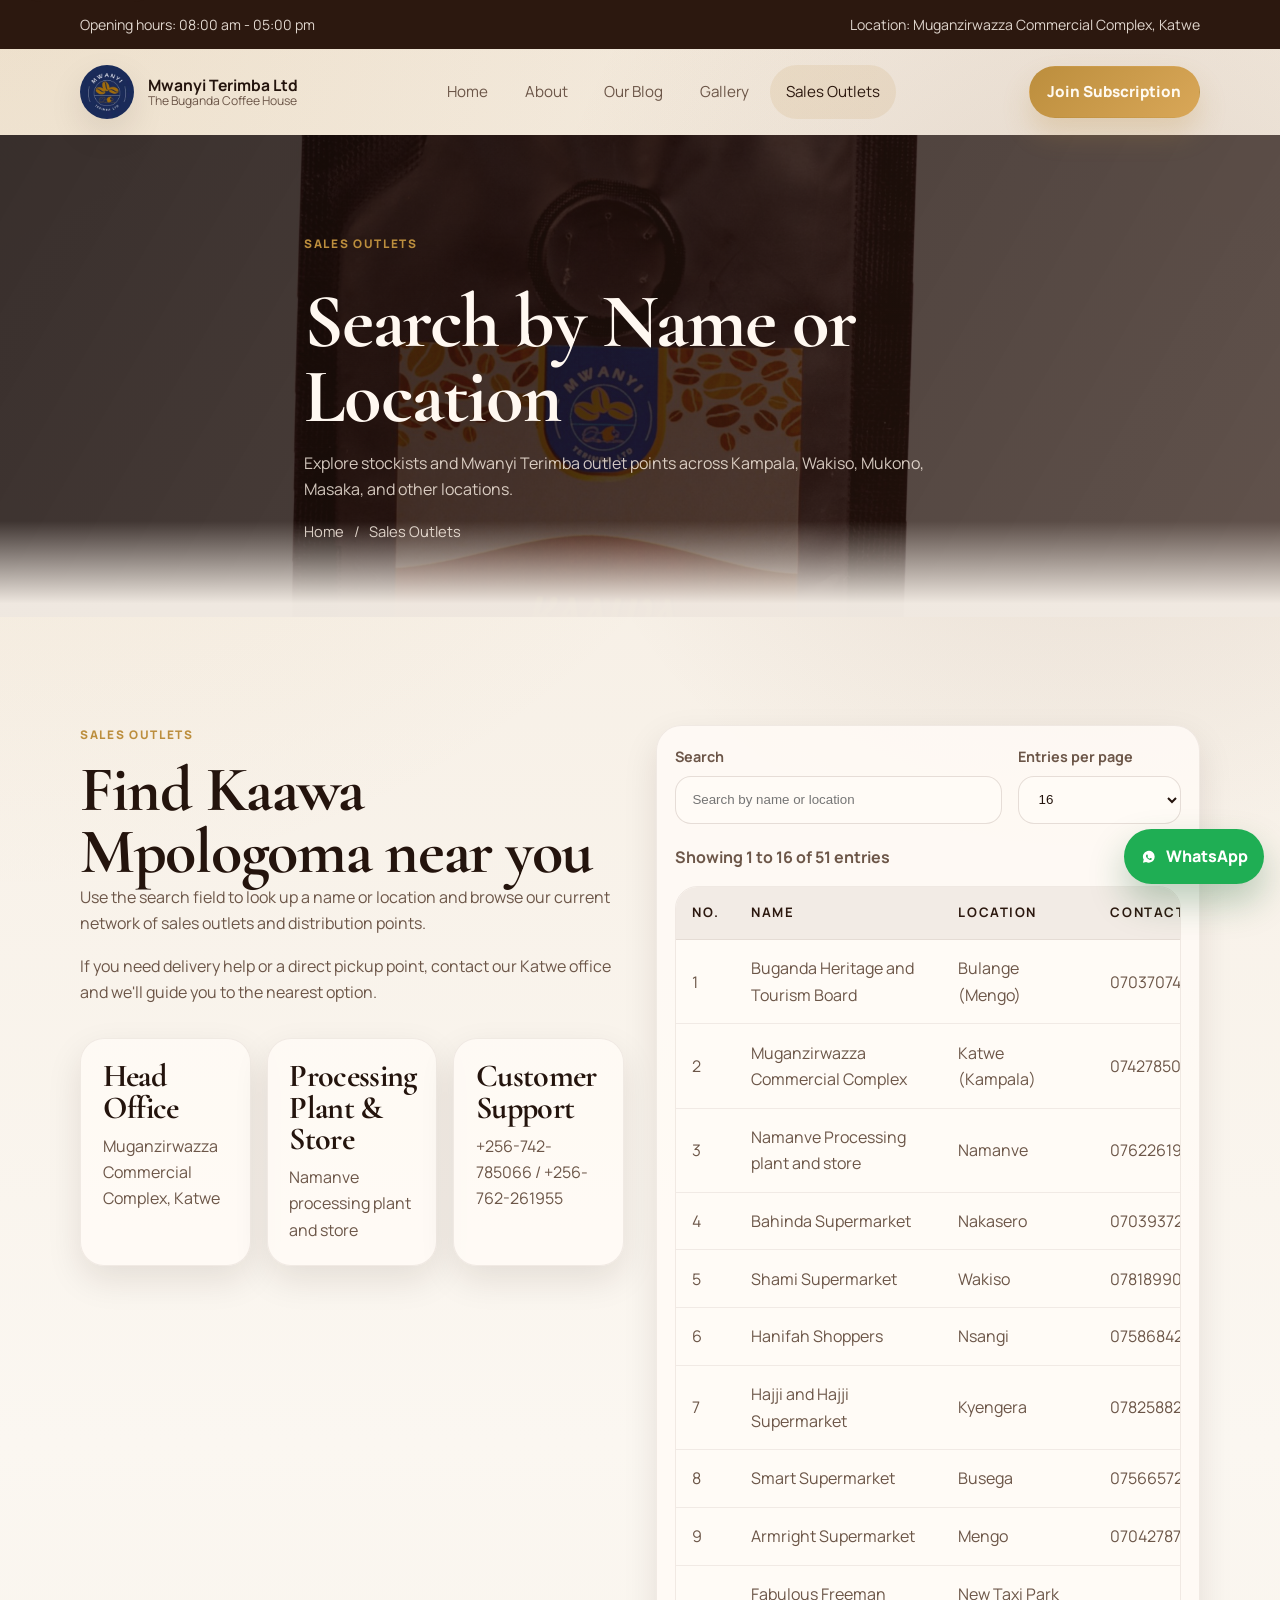
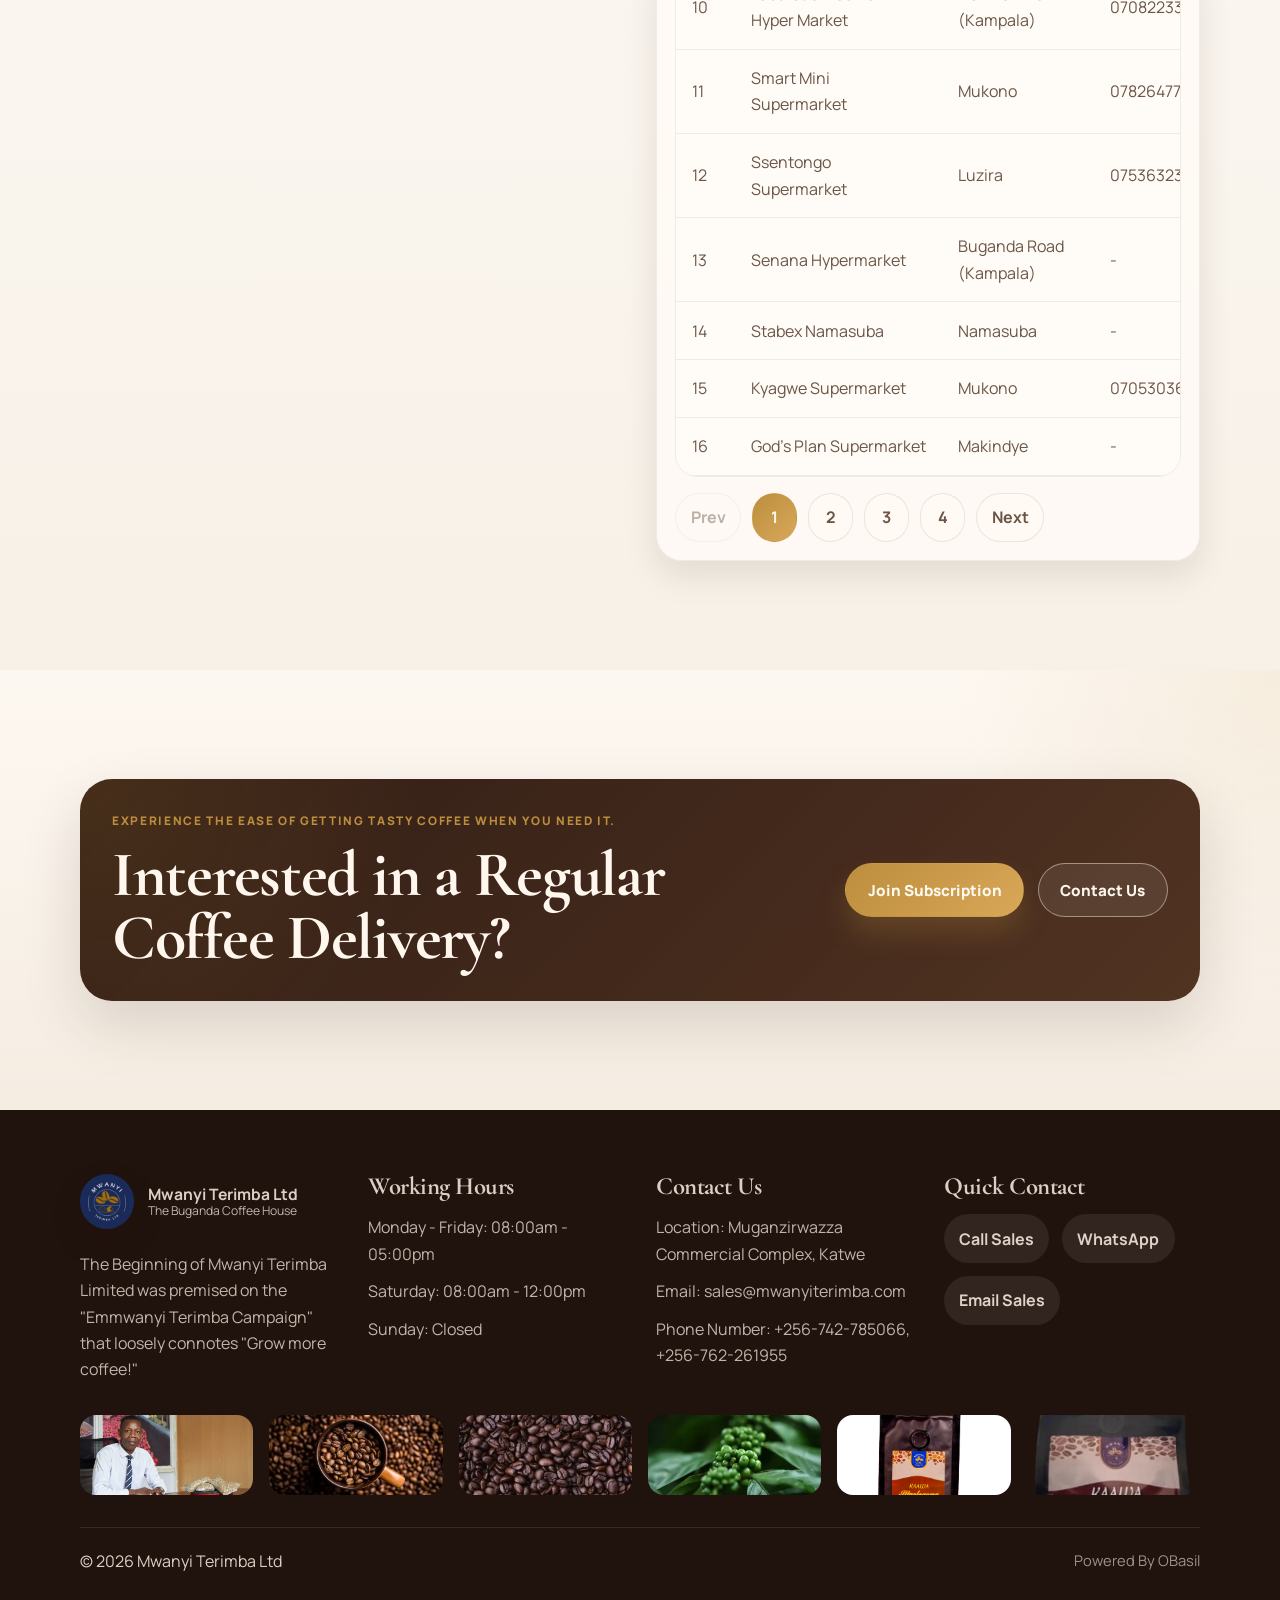
<file: outlets.html>
<!DOCTYPE html>
<html lang="en">
  <head>
    <meta charset="UTF-8" />
    <meta name="viewport" content="width=device-width, initial-scale=1.0" />
    <title>Sales Outlets | Mwanyi Terimba Ltd</title>
    <meta
      name="description"
      content="Find Mwanyi Terimba Ltd sales outlets and stockists across Kampala, Wakiso, Mukono, Masaka, and other locations."
    />
    <meta name="theme-color" content="#2c180f" />
    <link rel="preconnect" href="https://fonts.googleapis.com" />
    <link rel="preconnect" href="https://fonts.gstatic.com" crossorigin />
    <link
      href="https://fonts.googleapis.com/css2?family=Cormorant+Garamond:wght@500;600;700&family=Manrope:wght@400;500;600;700;800&display=swap"
      rel="stylesheet"
    />
    <link rel="stylesheet" href="styles.css" />
    <script>
      window.OUTLETS_DATA = [
        { id: 1, name: "Buganda Heritage and Tourism Board", location: "Bulange (Mengo)", contact: "0703707405" },
        { id: 2, name: "Muganzirwazza Commercial Complex", location: "Katwe (Kampala)", contact: "0742785066" },
        { id: 3, name: "Namanve Processing plant and store", location: "Namanve", contact: "0762261955" },
        { id: 4, name: "Bahinda Supermarket", location: "Nakasero", contact: "0703937285" },
        { id: 5, name: "Shami Supermarket", location: "Wakiso", contact: "0781899047" },
        { id: 6, name: "Hanifah Shoppers", location: "Nsangi", contact: "0758684261" },
        { id: 7, name: "Hajji and Hajji Supermarket", location: "Kyengera", contact: "0782588207" },
        { id: 8, name: "Smart Supermarket", location: "Busega", contact: "0756657282" },
        { id: 9, name: "Armright Supermarket", location: "Mengo", contact: "0704278701" },
        { id: 10, name: "Fabulous Freeman Hyper Market", location: "New Taxi Park (Kampala)", contact: "0708223323" },
        { id: 11, name: "Smart Mini Supermarket", location: "Mukono", contact: "0782647790" },
        { id: 12, name: "Ssentongo Supermarket", location: "Luzira", contact: "0753632316" },
        { id: 13, name: "Senana Hypermarket", location: "Buganda Road (Kampala)", contact: "" },
        { id: 14, name: "Stabex Namasuba", location: "Namasuba", contact: "" },
        { id: 15, name: "Kyagwe Supermarket", location: "Mukono", contact: "0705303646" },
        { id: 16, name: "God's Plan Supermarket", location: "Makindye", contact: "" },
        { id: 17, name: "Vintage Supermarket", location: "Namasuba", contact: "" },
        { id: 18, name: "Esay Halaal Supermarket", location: "Namasuba", contact: "" },
        { id: 19, name: "Star Select Supermarket", location: "Lubigi", contact: "" },
        { id: 20, name: "Oryx Supermarket", location: "Lutete", contact: "0755739014" },
        { id: 21, name: "Total spermarket", location: "Kyengera", contact: "" },
        { id: 22, name: "Kirimanyi Timothy", location: "Wobulenzi Town", contact: "0700551217" },
        { id: 23, name: "Butale Traders", location: "Nyendo (Masaka)", contact: "0752256060" },
        { id: 24, name: "Lugala Traders", location: "Lugala (Lubaga)", contact: "0709926610" },
        { id: 25, name: "New Karamoja", location: "Nyendo (Masaka)", contact: "0751615965" },
        { id: 26, name: "Mukisa Shop", location: "Kansanga", contact: "0751456774" },
        { id: 27, name: "Eyob Shop", location: "Kansanga", contact: "0759931002" },
        { id: 28, name: "Olumpia Hostel Shop", location: "Makerere", contact: "" },
        { id: 29, name: "Nana Hostel", location: "Makerere", contact: "" },
        { id: 30, name: "St Joseph's Hospital", location: "Wakiso", contact: "0703522004" },
        { id: 31, name: "Loyz Coffee Shop", location: "Wakiso", contact: "0743039144" },
        { id: 32, name: "Buganda Royal Institute - Kapeeka", location: "Mengo", contact: "0753108521" },
        { id: 33, name: "St. Mark's College - Namagoma", location: "Namagoma", contact: "0701318815" },
        { id: 34, name: "Lubiri High School - Mengo", location: "Mengo", contact: "0414272235" },
        { id: 35, name: "Bbale S.S", location: "Kayunga", contact: "0708301400" },
        { id: 36, name: "St Lawrence University", location: "Lubaga", contact: "" },
        { id: 37, name: "Nambejja Rose", location: "Nateete Market", contact: "0758573615" },
        { id: 38, name: "Kabugo Martin", location: "Grand Corner (Kampala)", contact: "0705346083" },
        { id: 39, name: "Sserwanja Godfrey", location: "Masuliita Town", contact: "0701307200" },
        { id: 40, name: "Hajji Dirisa", location: "Kaddugala (Masaka)", contact: "0759668860" },
        { id: 41, name: "Kizito Ibrahim", location: "Nyendo (Masaka)", contact: "0753533520" },
        { id: 42, name: "Katende", location: "Kamengo (Mpigi)", contact: "0700406885" },
        { id: 43, name: "Chairman", location: "Matuga", contact: "0758666250" },
        { id: 44, name: "Nantongo Josephine", location: "Kikunyu (Kamengo)", contact: "0777548016" },
        { id: 45, name: "Namyalo Joice", location: "Kyengera (Wakiso)", contact: "0756405406" },
        { id: 46, name: "Ssemakula Joseph", location: "Wakiso Town", contact: "0701857757" },
        { id: 47, name: "Nasozzi Marion", location: "Kikunyu (Kamengo)", contact: "0750464941" },
        { id: 48, name: "Kabugo Martin", location: "Grand Corner (Kampala)", contact: "0705346083" },
        { id: 49, name: "Maama Hariet", location: "Kyengera", contact: "0772418846" },
        { id: 50, name: "Mathias", location: "Masaka", contact: "0706498235" },
        { id: 51, name: "Stephen", location: "Mukono", contact: "070516169" }
      ];
    </script>
    <script src="script.js" defer></script>
  </head>
  <body data-page="outlets">
    <a class="skip-link" href="#main-content">Skip to content</a>

    <div class="topbar">
      <div class="container topbar-inner">
        <p>Opening hours: 08:00 am - 05:00 pm</p>
        <p>Location: Muganzirwazza Commercial Complex, Katwe</p>
      </div>
    </div>

    <header class="site-header" id="site-header">
      <div class="container nav-shell">
        <a class="brand" href="index.html" aria-label="Mwanyi Terimba Ltd home">
          <img
            src="images/logo/mwanyiterimbalogo.jpg"
            alt="Mwanyi Terimba Ltd logo"
            width="56"
            height="56"
          />
          <span>
            <strong>Mwanyi Terimba Ltd</strong>
            <small>The Buganda Coffee House</small>
          </span>
        </a>

        <button
          class="nav-toggle"
          type="button"
          aria-expanded="false"
          aria-controls="site-nav"
          aria-label="Toggle navigation"
        >
          <span></span>
          <span></span>
          <span></span>
        </button>

        <nav class="site-nav" id="site-nav" aria-label="Primary navigation">
          <a href="index.html" data-nav="home">Home</a>
          <a href="about.html" data-nav="about">About</a>
          <a href="blog.html" data-nav="blog">Our Blog</a>
          <a href="gallery.html" data-nav="gallery">Gallery</a>
          <a href="outlets.html" data-nav="outlets">Sales Outlets</a>
        </nav>

        <a class="button button-small button-solid nav-cta" href="index.html#subscription">
          Join Subscription
        </a>
      </div>
    </header>

    <main id="main-content">
      <section class="page-hero page-hero--outlets">
        <div class="page-hero-backdrop" aria-hidden="true"></div>
        <div class="container page-hero-shell">
          <p class="eyebrow">Sales Outlets</p>
          <h1>Search by Name or Location</h1>
          <p>
            Explore stockists and Mwanyi Terimba outlet points across Kampala, Wakiso,
            Mukono, Masaka, and other locations.
          </p>
          <div class="breadcrumbs">
            <a href="index.html">Home</a>
            <span>/</span>
            <span>Sales Outlets</span>
          </div>
        </div>
      </section>

      <section class="section">
        <div class="container outlets-layout">
          <div class="section-copy reveal">
            <p class="eyebrow">Sales Outlets</p>
            <h2>Find Kaawa Mpologoma near you</h2>
            <div class="copy-stack">
              <p>
                Use the search field to look up a name or location and browse our current
                network of sales outlets and distribution points.
              </p>
              <p>
                If you need delivery help or a direct pickup point, contact our Katwe
                office and we'll guide you to the nearest option.
              </p>
            </div>
            <div class="support-grid">
              <article class="support-card">
                <h3>Head Office</h3>
                <p>Muganzirwazza Commercial Complex, Katwe</p>
              </article>
              <article class="support-card">
                <h3>Processing Plant &amp; Store</h3>
                <p>Namanve processing plant and store</p>
              </article>
              <article class="support-card">
                <h3>Customer Support</h3>
                <p>+256-742-785066 / +256-762-261955</p>
              </article>
            </div>
          </div>

          <div class="table-panel reveal">
            <div class="table-controls">
              <div class="control-group">
                <label for="outlet-search">Search</label>
                <input
                  id="outlet-search"
                  type="search"
                  placeholder="Search by name or location"
                />
              </div>

              <div class="control-group">
                <label for="outlet-size">Entries per page</label>
                <select id="outlet-size">
                  <option value="8">8</option>
                  <option value="16" selected>16</option>
                  <option value="24">24</option>
                </select>
              </div>
            </div>

            <p class="table-status" id="outlets-status">Showing 0 to 0 of 0 entries</p>

            <div class="table-shell">
              <table class="outlets-table">
                <thead>
                  <tr>
                    <th>No.</th>
                    <th>Name</th>
                    <th>Location</th>
                    <th>Contact</th>
                  </tr>
                </thead>
                <tbody id="outlets-body"></tbody>
              </table>
            </div>

            <div class="pagination" id="outlets-pagination" aria-label="Outlet pages"></div>
          </div>
        </div>
      </section>

      <section class="section cta-banner">
        <div class="container cta-shell reveal">
          <div>
            <p class="eyebrow">Experience the ease of getting tasty coffee when you need it.</p>
            <h2>Interested in a Regular Coffee Delivery?</h2>
          </div>
          <div class="cta-actions">
            <a class="button button-solid" href="index.html#subscription">Join Subscription</a>
            <a class="button button-outline" href="mailto:sales@mwanyiterimba.com">Contact Us</a>
          </div>
        </div>
      </section>
    </main>

    <footer class="site-footer">
      <div class="container footer-grid">
        <div class="footer-meta">
          <a class="brand footer-brand" href="index.html">
            <img
              src="images/logo/mwanyiterimbalogo.jpg"
              alt="Mwanyi Terimba Ltd logo"
              width="56"
              height="56"
              loading="lazy"
              decoding="async"
            />
            <span>
              <strong>Mwanyi Terimba Ltd</strong>
              <small>The Buganda Coffee House</small>
            </span>
          </a>
          <p class="footer-copy">
            The Beginning of Mwanyi Terimba Limited was premised on the "Emmwanyi Terimba
            Campaign" that loosely connotes "Grow more coffee!"
          </p>
        </div>

        <div>
          <h3>Working Hours</h3>
          <ul class="footer-list">
            <li>Monday - Friday: 08:00am - 05:00pm</li>
            <li>Saturday: 08:00am - 12:00pm</li>
            <li>Sunday: Closed</li>
          </ul>
        </div>

        <div>
          <h3>Contact Us</h3>
          <ul class="footer-list">
            <li>Location: Muganzirwazza Commercial Complex, Katwe</li>
            <li>Email: <a href="mailto:sales@mwanyiterimba.com">sales@mwanyiterimba.com</a></li>
            <li>
              Phone Number:
              <a href="tel:+256742785066">+256-742-785066</a>,
              <a href="tel:+256762261955">+256-762-261955</a>
            </li>
          </ul>
        </div>

        <div>
          <h3>Quick Contact</h3>
          <div class="social-links" aria-label="Quick contact links">
            <a href="tel:+256742785066">
              <span>Call Sales</span>
            </a>
            <a href="https://wa.me/256742785066" target="_blank" rel="noreferrer">
              <span>WhatsApp</span>
            </a>
            <a href="mailto:sales@mwanyiterimba.com?subject=Coffee%20Inquiry">
              <span>Email Sales</span>
            </a>
          </div>
        </div>
      </div>

      <div class="container footer-gallery" aria-label="Footer gallery">
        <img src="images/gallery/ceo.jpg" alt="Mwanyi Terimba CEO portrait" loading="lazy" decoding="async" />
        <img src="images/gallery/coffeebeans2.webp" alt="Coffee served" loading="lazy" decoding="async" />
        <img src="images/gallery/coffeebeans.webp" alt="Coffee beans" loading="lazy" decoding="async" />
        <img src="images/gallery/coffee-hero-02-300x200.webp" alt="Coffee garden" loading="lazy" decoding="async" />
        <img src="images/gallery/kawampologoma.jpg" alt="Kaawa Mpologoma packet" loading="lazy" decoding="async" />
        <img src="images/gallery/kawampologomasacket.webp" alt="Coffee pack" loading="lazy" decoding="async" />
      </div>

      <div class="container footer-bottom">
        <p>&copy; <span id="current-year">2026</span> Mwanyi Terimba Ltd</p>
        <p class="footer-powered">Powered By OBasil</p>
      </div>
    </footer>

    <a
      class="whatsapp-button"
      href="https://wa.me/256742785066"
      target="_blank"
      rel="noreferrer"
      aria-label="Chat with Mwanyi Terimba Ltd on WhatsApp"
    >
      <svg viewBox="0 0 24 24" aria-hidden="true">
        <path
          d="M20 12a8 8 0 0 1-11.76 7.05L4 20l1.05-4.24A8 8 0 1 1 20 12Zm-4.23 2.23c-.2-.1-1.16-.57-1.34-.63-.18-.07-.31-.1-.44.1-.13.19-.51.63-.62.76-.11.13-.23.15-.43.05-.2-.1-.84-.31-1.6-.99-.59-.52-.99-1.16-1.11-1.35-.11-.2-.01-.3.08-.4.09-.09.2-.23.29-.34.1-.11.13-.19.2-.32.07-.13.03-.24-.02-.34-.05-.1-.44-1.06-.6-1.46-.16-.37-.32-.32-.44-.33h-.38c-.13 0-.34.05-.52.24-.18.2-.68.67-.68 1.63s.7 1.89.8 2.02c.1.13 1.37 2.08 3.32 2.92.47.2.84.32 1.13.42.47.15.89.13 1.22.08.37-.06 1.16-.47 1.33-.92.16-.46.16-.84.11-.92-.04-.08-.18-.13-.37-.23Z"
        />
      </svg>
      <span>WhatsApp</span>
    </a>
  </body>
</html>
</file>
<file: styles.css>
:root {
  --bg: #f6efe7;
  --bg-soft: #fbf7f2;
  --surface: rgba(255, 249, 241, 0.78);
  --surface-strong: #fffaf4;
  --surface-deep: #402418;
  --text: #24140d;
  --text-soft: #6c5648;
  --primary: #5f341f;
  --primary-deep: #2c180f;
  --gold: #bc8e3d;
  --gold-soft: #e8c98f;
  --line: rgba(77, 45, 28, 0.14);
  --shadow: 0 24px 60px rgba(39, 22, 14, 0.14);
  --shadow-soft: 0 14px 35px rgba(39, 22, 14, 0.1);
  --radius-sm: 18px;
  --radius-md: 28px;
  --radius-lg: 40px;
  --container: min(1120px, calc(100% - 2rem));
  --transition: 220ms ease;
}

*,
*::before,
*::after {
  box-sizing: border-box;
}

html {
  scroll-behavior: smooth;
  scroll-padding-top: 6rem;
}

body {
  margin: 0;
  font-family: "Manrope", "Segoe UI", sans-serif;
  color: var(--text);
  overflow-x: hidden;
  background:
    radial-gradient(circle at top left, rgba(188, 142, 61, 0.12), transparent 26%),
    radial-gradient(circle at right 15% top 10%, rgba(95, 52, 31, 0.12), transparent 18%),
    linear-gradient(180deg, #f4ebdf 0%, #fbf7f1 45%, #f3e9dc 100%);
  line-height: 1.65;
}

img {
  display: block;
  max-width: 100%;
}

a {
  color: inherit;
  text-decoration: none;
}

button,
a {
  -webkit-tap-highlight-color: transparent;
}

button {
  font: inherit;
}

main,
header,
section,
footer {
  position: relative;
}

.skip-link {
  position: absolute;
  top: -3rem;
  left: 1rem;
  padding: 0.75rem 1rem;
  background: var(--primary-deep);
  color: #fff;
  border-radius: 999px;
  z-index: 50;
}

.skip-link:focus {
  top: 1rem;
}

.container {
  width: var(--container);
  margin: 0 auto;
}

.section {
  padding: 4.75rem 0;
}

.eyebrow {
  margin: 0 0 0.85rem;
  color: var(--gold);
  text-transform: uppercase;
  letter-spacing: 0.14em;
  font-size: 0.74rem;
  font-weight: 800;
}

h1,
h2,
h3 {
  margin: 0;
  font-family: "Cormorant Garamond", Georgia, serif;
  letter-spacing: -0.02em;
  line-height: 0.98;
}

h1 {
  font-size: clamp(3rem, 8vw, 5.8rem);
}

h2 {
  font-size: clamp(2.3rem, 6vw, 4rem);
}

h3 {
  font-size: clamp(1.45rem, 3vw, 2rem);
}

p {
  margin: 0;
}

.topbar {
  background: var(--primary-deep);
  color: rgba(255, 247, 239, 0.85);
  font-size: 0.88rem;
}

.topbar-inner {
  display: flex;
  flex-direction: column;
  gap: 0.3rem;
  padding: 0.8rem 0;
}

.site-header {
  position: sticky;
  top: 0;
  z-index: 40;
  transition: background-color var(--transition), box-shadow var(--transition), backdrop-filter var(--transition);
}

.site-header.is-scrolled {
  background: rgba(248, 241, 233, 0.82);
  backdrop-filter: blur(18px);
  box-shadow: 0 16px 40px rgba(41, 23, 15, 0.08);
}

.nav-shell {
  display: grid;
  grid-template-columns: minmax(0, 1fr) auto;
  align-items: center;
  gap: 0.75rem;
  padding: 1rem 0;
}

.brand {
  display: inline-flex;
  align-items: center;
  gap: 0.85rem;
  min-width: 0;
}

.brand img {
  width: 3.4rem;
  height: 3.4rem;
  border-radius: 50%;
  object-fit: cover;
  box-shadow: var(--shadow-soft);
}

.brand span {
  display: grid;
  gap: 0.05rem;
  min-width: 0;
}

.brand strong {
  font-size: 0.98rem;
  line-height: 1.15;
}

.brand small {
  font-size: 0.76rem;
  color: var(--text-soft);
  line-height: 1.15;
}

.nav-toggle {
  justify-self: end;
  width: 3rem;
  height: 3rem;
  display: inline-flex;
  flex-direction: column;
  justify-content: center;
  gap: 0.3rem;
  padding: 0.65rem;
  border: 1px solid var(--line);
  border-radius: 999px;
  background: rgba(255, 250, 244, 0.8);
  color: var(--primary-deep);
}

.nav-toggle span {
  display: block;
  width: 100%;
  height: 2px;
  border-radius: 999px;
  background: currentColor;
  transition: transform var(--transition), opacity var(--transition);
}

.nav-toggle[aria-expanded="true"] span:nth-child(1) {
  transform: translateY(0.32rem) rotate(45deg);
}

.nav-toggle[aria-expanded="true"] span:nth-child(2) {
  opacity: 0;
}

.nav-toggle[aria-expanded="true"] span:nth-child(3) {
  transform: translateY(-0.32rem) rotate(-45deg);
}

.site-nav {
  grid-column: 1 / -1;
  display: none;
  flex-direction: column;
  gap: 0.3rem;
  padding: 0.6rem;
  background: rgba(255, 249, 242, 0.94);
  border: 1px solid rgba(77, 45, 28, 0.08);
  border-radius: 1.4rem;
  box-shadow: var(--shadow-soft);
}

.site-nav.is-open {
  display: flex;
}

.site-nav a,
.nav-cta {
  font-size: 0.95rem;
}

.site-nav a {
  padding: 0.9rem 1rem;
  border-radius: 999px;
  color: var(--text-soft);
  transition: background-color var(--transition), color var(--transition);
}

.site-nav a:hover,
.site-nav a:focus-visible {
  color: var(--primary-deep);
  background: rgba(188, 142, 61, 0.11);
}

.button.nav-cta {
  display: none;
}

.button {
  display: inline-flex;
  align-items: center;
  justify-content: center;
  min-height: 3.2rem;
  padding: 0.85rem 1.35rem;
  border-radius: 999px;
  border: 1px solid transparent;
  font-weight: 800;
  font-size: 0.95rem;
  transition: transform var(--transition), box-shadow var(--transition), background-color var(--transition), color var(--transition), border-color var(--transition);
}

.button:hover,
.button:focus-visible {
  transform: translateY(-2px);
}

.button-solid {
  background: linear-gradient(135deg, var(--gold) 0%, #d9a758 100%);
  color: #fffaf1;
  box-shadow: 0 16px 28px rgba(188, 142, 61, 0.24);
}

.button-solid:hover,
.button-solid:focus-visible {
  box-shadow: 0 20px 34px rgba(188, 142, 61, 0.32);
}

.button-outline {
  background: rgba(255, 250, 244, 0.08);
  border-color: rgba(255, 247, 239, 0.45);
  color: #fff6ed;
}

.button-outline:hover,
.button-outline:focus-visible {
  background: rgba(255, 250, 244, 0.14);
}

.button-small {
  min-height: 2.85rem;
  padding: 0.75rem 1.1rem;
}

.text-link {
  display: inline-flex;
  align-items: center;
  gap: 0.4rem;
  font-weight: 800;
  color: var(--primary);
}

.text-link::after {
  content: "\2192";
  transition: transform var(--transition);
}

.text-link:hover::after,
.text-link:focus-visible::after {
  transform: translateX(0.2rem);
}

.hero {
  isolation: isolate;
  overflow: clip;
  padding-top: 2.8rem;
  padding-bottom: 3.5rem;
}

.hero-backdrop {
  position: absolute;
  inset: 0;
  z-index: -2;
  background:
    linear-gradient(120deg, rgba(22, 11, 8, 0.82), rgba(44, 24, 15, 0.7) 45%, rgba(74, 40, 21, 0.52)),
    url("images/gallery/coffeebeans2.webp") center/cover no-repeat;
  transform: scale(1.08);
  filter: saturate(0.9);
}

.hero::after {
  content: "";
  position: absolute;
  inset: auto 0 0;
  height: 9rem;
  background: linear-gradient(180deg, rgba(246, 239, 231, 0) 0%, rgba(246, 239, 231, 0.96) 82%);
  z-index: -1;
}

.hero-grid {
  display: grid;
  gap: 1.5rem;
}

.hero-copy {
  color: #fff8f1;
}

.hero-subheading {
  margin-top: 0.7rem;
  font-size: clamp(1.2rem, 3vw, 1.9rem);
  color: var(--gold-soft);
  font-weight: 700;
}

.hero-tagline {
  margin-top: 1rem;
  font-size: 1.15rem;
  font-weight: 700;
}

.hero-body {
  margin-top: 1.1rem;
  max-width: 36rem;
  color: rgba(255, 244, 233, 0.82);
}

.hero-actions {
  display: flex;
  flex-wrap: wrap;
  gap: 0.85rem;
  margin-top: 1.7rem;
}

.hero-notes {
  display: flex;
  flex-wrap: wrap;
  gap: 0.7rem;
  margin-top: 1.55rem;
}

.hero-notes span {
  padding: 0.55rem 0.85rem;
  background: rgba(255, 250, 244, 0.1);
  border: 1px solid rgba(255, 247, 239, 0.14);
  border-radius: 999px;
  color: rgba(255, 247, 239, 0.88);
  font-size: 0.84rem;
}

.hero-visual {
  position: relative;
  min-height: 18rem;
}

.hero-card {
  position: absolute;
  overflow: hidden;
  border-radius: 2rem;
  background: rgba(255, 250, 245, 0.08);
  border: 1px solid rgba(255, 246, 238, 0.1);
  box-shadow: var(--shadow);
}

.hero-card img {
  width: 100%;
  height: 100%;
  object-fit: cover;
}

.hero-card-main {
  right: 0;
  top: 0;
  width: min(68vw, 16rem);
  height: 18rem;
  background:
    linear-gradient(180deg, rgba(44, 24, 15, 0.1), rgba(44, 24, 15, 0.15)),
    #fff4e6;
}

.hero-card-main img {
  object-fit: contain;
  padding: 1.4rem 1rem;
}

.hero-card-secondary {
  left: 0;
  bottom: 0;
  width: min(46vw, 10rem);
  height: 7.8rem;
}

.hero-badge {
  position: absolute;
  left: 0.7rem;
  top: 0.7rem;
  display: grid;
  gap: 0.2rem;
  max-width: 9.25rem;
  padding: 0.8rem 0.9rem;
  border-radius: 1.3rem;
  background: rgba(255, 250, 244, 0.92);
  color: var(--primary-deep);
  box-shadow: var(--shadow-soft);
}

.hero-badge span {
  font-size: 0.78rem;
  color: var(--text-soft);
  text-transform: uppercase;
  letter-spacing: 0.14em;
  font-weight: 800;
}

.hero-badge strong {
  font-size: 1rem;
  line-height: 1.25;
}

.section-heading,
.section-copy {
  max-width: 44rem;
}

.section-heading p:last-child,
.section-copy p:not(.eyebrow):not(.quote-author):not(.hero-subheading):not(.hero-tagline):not(.hero-body) {
  color: var(--text-soft);
}

.section-heading {
  display: grid;
  gap: 1rem;
  margin-bottom: 2rem;
}

.about-grid,
.impact-grid,
.cta-shell {
  display: grid;
  gap: 2rem;
}

.highlight-quote {
  margin: 1.75rem 0 0.75rem;
  padding: 1.5rem;
  border-left: 4px solid var(--gold);
  border-radius: 0 1.25rem 1.25rem 0;
  background: rgba(255, 250, 244, 0.72);
  font-family: "Cormorant Garamond", Georgia, serif;
  font-size: clamp(1.5rem, 4vw, 2rem);
  line-height: 1.18;
  box-shadow: var(--shadow-soft);
}

.quote-author {
  color: var(--primary);
  font-weight: 800;
}

.about-points {
  display: grid;
  gap: 1rem;
  margin-top: 1.7rem;
}

.mini-card {
  padding: 1.35rem;
  border-radius: 1.4rem;
  background: rgba(255, 251, 246, 0.74);
  border: 1px solid rgba(77, 45, 28, 0.08);
  box-shadow: var(--shadow-soft);
}

.mini-card p {
  margin-top: 0.6rem;
  color: var(--text-soft);
}

.about-visual {
  display: grid;
  place-items: center;
  gap: 1rem;
}

.ceo-frame {
  position: relative;
  width: min(78vw, 25rem);
  aspect-ratio: 1 / 1;
  padding: 0.9rem;
  border-radius: 50%;
  background:
    linear-gradient(145deg, rgba(188, 142, 61, 0.28), rgba(95, 52, 31, 0.06)),
    rgba(255, 252, 247, 0.9);
  box-shadow: var(--shadow);
}

.ceo-frame::before {
  content: "";
  position: absolute;
  inset: 0.75rem;
  border-radius: 50%;
  border: 1px dashed rgba(188, 142, 61, 0.7);
}

.ceo-frame img {
  width: 100%;
  height: 100%;
  object-fit: cover;
  object-position: 32% center;
  border-radius: 50%;
}

.ceo-note {
  max-width: 22rem;
  padding: 1rem 1.2rem;
  border-radius: 1.25rem;
  background: rgba(255, 250, 244, 0.82);
  color: var(--text-soft);
  text-align: center;
  box-shadow: var(--shadow-soft);
}

.catalogue,
.testimonials,
.cta-banner {
  background:
    radial-gradient(circle at right top, rgba(188, 142, 61, 0.1), transparent 24%),
    linear-gradient(180deg, rgba(255, 250, 244, 0.76) 0%, rgba(245, 236, 226, 0.5) 100%);
}

.product-grid,
.feature-grid,
.blog-grid,
.footer-grid {
  display: grid;
  gap: 1.2rem;
}

.product-card,
.feature-card,
.blog-card,
.stat-card,
.testimonial-card {
  border: 1px solid rgba(77, 45, 28, 0.08);
  box-shadow: var(--shadow-soft);
}

.product-card,
.blog-card {
  overflow: hidden;
  border-radius: 1.8rem;
  background: rgba(255, 251, 246, 0.86);
}

.product-card img,
.blog-card img {
  width: 100%;
  height: 15rem;
  object-fit: cover;
}

.product-card img {
  background: linear-gradient(180deg, #fff6eb, #f4ebdf);
}

.product-content,
.blog-content {
  display: grid;
  gap: 0.9rem;
  padding: 1.35rem;
}

.product-kicker,
.blog-meta {
  color: var(--gold);
  font-size: 0.78rem;
  letter-spacing: 0.12em;
  text-transform: uppercase;
  font-weight: 800;
}

.product-content p:last-of-type,
.blog-content p:last-of-type {
  color: var(--text-soft);
}

.feature-grid {
  margin-top: 2rem;
}

.feature-card {
  padding: 1.5rem;
  border-radius: 1.6rem;
  background: rgba(255, 250, 244, 0.78);
}

.feature-card p {
  margin-top: 0.75rem;
  color: var(--text-soft);
}

.feature-icon {
  width: 3.25rem;
  height: 3.25rem;
  display: grid;
  place-items: center;
  margin-bottom: 1rem;
  border-radius: 50%;
  background: linear-gradient(135deg, rgba(188, 142, 61, 0.18), rgba(95, 52, 31, 0.14));
  color: var(--primary);
}

.feature-icon svg {
  width: 1.35rem;
  height: 1.35rem;
  fill: none;
  stroke: currentColor;
  stroke-width: 1.6;
  stroke-linecap: round;
  stroke-linejoin: round;
}

.impact-grid {
  align-items: center;
}

.impact-stats {
  display: grid;
  gap: 1rem;
}

.stat-card {
  padding: 1.35rem;
  border-radius: 1.5rem;
  background: linear-gradient(180deg, rgba(255, 250, 244, 0.9), rgba(247, 238, 228, 0.8));
}

.stat-card strong {
  display: inline-flex;
  align-items: baseline;
  font-size: clamp(2.4rem, 8vw, 3.8rem);
  color: var(--primary-deep);
  font-weight: 800;
}

.stat-card strong::after {
  content: "+";
  margin-left: 0.15rem;
  color: var(--gold);
}

.stat-card span {
  display: block;
  margin-top: 0.15rem;
  font-weight: 800;
  font-size: 1rem;
}

.stat-card p {
  margin-top: 0.6rem;
  color: var(--text-soft);
}

.subscription-shell {
  padding: 2rem;
  border-radius: 2rem;
  background:
    linear-gradient(135deg, rgba(44, 24, 15, 0.96), rgba(95, 52, 31, 0.88)),
    url("images/gallery/coffeebeans.webp") center/cover no-repeat;
  color: #fff7ef;
  box-shadow: var(--shadow);
}

.subscription-shell p:not(.eyebrow) {
  color: rgba(255, 243, 232, 0.82);
}

.subscription-actions {
  display: grid;
  gap: 1rem;
  align-content: center;
}

.testimonials .section-heading {
  margin-bottom: 1.6rem;
}

.testimonial-carousel {
  display: grid;
  grid-template-columns: auto 1fr auto;
  align-items: center;
  gap: 0.8rem;
}

.carousel-viewport {
  position: relative;
  min-height: 19rem;
}

.testimonial-card {
  position: absolute;
  inset: 0;
  display: grid;
  align-content: space-between;
  gap: 1rem;
  padding: 1.7rem;
  border-radius: 1.8rem;
  background: rgba(255, 251, 246, 0.92);
  opacity: 0;
  pointer-events: none;
  transform: translateX(1rem);
  transition: opacity 320ms ease, transform 320ms ease;
}

.testimonial-card.is-active {
  opacity: 1;
  pointer-events: auto;
  transform: translateX(0);
}

.testimonial-text {
  font-family: "Cormorant Garamond", Georgia, serif;
  font-size: clamp(1.7rem, 4vw, 2.35rem);
  line-height: 1.08;
}

.testimonial-card span {
  color: var(--text-soft);
  font-weight: 700;
}

.carousel-button {
  width: 3rem;
  height: 3rem;
  border: 1px solid rgba(77, 45, 28, 0.12);
  border-radius: 50%;
  background: rgba(255, 251, 246, 0.88);
  color: var(--primary-deep);
  box-shadow: var(--shadow-soft);
  transition: transform var(--transition), background-color var(--transition);
}

.carousel-button:hover,
.carousel-button:focus-visible {
  transform: translateY(-2px);
  background: rgba(255, 247, 238, 1);
}

.carousel-dots {
  grid-column: 1 / -1;
  display: flex;
  justify-content: center;
  gap: 0.55rem;
  margin-top: 1.2rem;
}

.carousel-dot {
  width: 0.8rem;
  height: 0.8rem;
  padding: 0;
  border: 0;
  border-radius: 50%;
  background: rgba(95, 52, 31, 0.18);
  transition: transform var(--transition), background-color var(--transition);
}

.carousel-dot.is-active {
  background: var(--gold);
  transform: scale(1.15);
}

.blog-card h3 {
  line-height: 1.12;
}

.gallery-grid {
  display: grid;
  gap: 1rem;
}

.gallery-card {
  position: relative;
  overflow: hidden;
  min-height: 16rem;
  border-radius: 1.6rem;
  background: #e7d7c3;
  box-shadow: var(--shadow-soft);
}

.gallery-card img {
  width: 100%;
  height: 100%;
  object-fit: cover;
  transition: transform 420ms ease, filter 420ms ease;
}

.gallery-card figcaption {
  position: absolute;
  inset: auto 0 0;
  padding: 1.05rem;
  background: linear-gradient(180deg, rgba(20, 11, 8, 0) 0%, rgba(20, 11, 8, 0.82) 100%);
  color: #fff6ed;
  font-weight: 700;
}

.gallery-card:hover img,
.gallery-card:focus-within img {
  transform: scale(1.06);
  filter: saturate(1.08);
}

.cta-shell {
  align-items: center;
  padding: 2rem;
  border-radius: 2rem;
  background:
    radial-gradient(circle at left top, rgba(188, 142, 61, 0.16), transparent 30%),
    linear-gradient(135deg, rgba(44, 24, 15, 0.98), rgba(72, 40, 23, 0.95));
  color: #fff6ed;
  box-shadow: var(--shadow);
}

.cta-actions {
  display: flex;
  flex-wrap: wrap;
  gap: 0.85rem;
}

.site-footer {
  padding: 4rem 0 2rem;
  background: #20120c;
  color: rgba(255, 244, 233, 0.84);
}

.footer-grid {
  gap: 2rem;
}

.footer-brand small,
.footer-copy,
.footer-list,
.footer-list a {
  color: rgba(255, 244, 233, 0.72);
}

.footer-copy {
  margin-top: 1rem;
  max-width: 26rem;
}

.site-footer h3 {
  margin-bottom: 1rem;
  font-size: 1.55rem;
}

.footer-list {
  display: grid;
  gap: 0.7rem;
  padding: 0;
  margin: 0;
  list-style: none;
}

.footer-list a:hover,
.social-links a:hover {
  color: #fff;
}

.social-links {
  display: flex;
  flex-wrap: wrap;
  gap: 0.8rem;
}

.social-links a {
  display: inline-flex;
  align-items: center;
  justify-content: center;
  gap: 0.55rem;
  padding: 0.7rem 0.95rem;
  border-radius: 999px;
  background: rgba(255, 250, 244, 0.08);
  font-weight: 700;
}

.social-links svg {
  width: 1rem;
  height: 1rem;
  fill: currentColor;
}

.footer-bottom {
  margin-top: 2rem;
  padding-top: 1.25rem;
  border-top: 1px solid rgba(255, 244, 233, 0.1);
}

.whatsapp-button {
  position: fixed;
  right: 1rem;
  bottom: 1rem;
  z-index: 35;
  display: inline-flex;
  align-items: center;
  gap: 0.55rem;
  padding: 0.9rem 1rem;
  border-radius: 999px;
  background: #1fae54;
  color: #fff;
  font-weight: 800;
  box-shadow: 0 18px 36px rgba(18, 95, 44, 0.28);
}

.whatsapp-button svg {
  width: 1.1rem;
  height: 1.1rem;
  fill: currentColor;
}

.reveal {
  opacity: 0;
  transform: translateY(1.4rem);
  transition: opacity 600ms ease, transform 600ms ease;
}

.reveal.is-visible {
  opacity: 1;
  transform: translateY(0);
}

@media (prefers-reduced-motion: reduce) {
  html {
    scroll-behavior: auto;
  }

  *,
  *::before,
  *::after {
    animation: none !important;
    transition: none !important;
  }

  .reveal {
    opacity: 1;
    transform: none;
  }
}

@media (min-width: 48rem) {
  .section {
    padding: 6rem 0;
  }

  .topbar-inner {
    flex-direction: row;
    justify-content: space-between;
    gap: 1rem;
  }

  .nav-shell {
    grid-template-columns: auto 1fr auto;
  }

  .nav-toggle {
    display: none;
  }

  .site-nav {
    grid-column: auto;
    display: flex;
    flex-direction: row;
    justify-content: center;
    align-items: center;
    padding: 0;
    background: transparent;
    border: 0;
    box-shadow: none;
  }

  .button.nav-cta {
    display: inline-flex;
  }

  .hero {
    padding-top: 4.3rem;
    padding-bottom: 5rem;
    min-height: calc(100vh - 4.5rem);
    display: grid;
    align-items: center;
  }

  .hero-grid,
  .about-grid,
  .impact-grid,
  .subscription-shell,
  .cta-shell {
    grid-template-columns: minmax(0, 1.1fr) minmax(0, 0.9fr);
  }

  .hero-visual {
    min-height: 30rem;
  }

  .hero-card-main {
    width: min(31vw, 22rem);
    height: 28rem;
  }

  .hero-card-secondary {
    width: min(20vw, 16rem);
    height: 11rem;
  }

  .hero-badge {
    left: 2rem;
    top: 2rem;
  }

  .product-grid,
  .blog-grid,
  .footer-grid {
    grid-template-columns: repeat(3, minmax(0, 1fr));
  }

  .feature-grid {
    grid-template-columns: repeat(2, minmax(0, 1fr));
  }

  .impact-stats {
    grid-template-columns: repeat(3, minmax(0, 1fr));
  }

  .subscription-actions {
    justify-items: end;
    text-align: right;
  }

  .gallery-grid {
    grid-template-columns: 1.2fr 1fr 1fr;
    grid-auto-rows: 14rem;
  }

  .gallery-card-tall {
    grid-row: span 2;
  }
}

@media (min-width: 64rem) {
  .section {
    padding: 6.8rem 0;
  }

  .hero-actions {
    margin-top: 2rem;
  }

  .about-points {
    grid-template-columns: repeat(3, minmax(0, 1fr));
  }

  .feature-grid {
    grid-template-columns: repeat(4, minmax(0, 1fr));
  }

  .blog-grid,
  .footer-grid {
    grid-template-columns: repeat(4, minmax(0, 1fr));
  }

  .footer-grid > :first-child {
    grid-column: span 1;
  }

  .cta-shell {
    grid-template-columns: 1.2fr auto;
  }
}

.site-nav a.is-active {
  color: var(--primary-deep);
  background: rgba(188, 142, 61, 0.12);
}

.section-band {
  padding-top: 0;
}

.section-actions {
  display: flex;
  flex-wrap: wrap;
  align-items: center;
  justify-content: space-between;
  gap: 1rem;
  margin-bottom: 2rem;
}

.page-hero {
  isolation: isolate;
  overflow: clip;
  padding: 4.6rem 0 3.4rem;
  color: #fff8f1;
}

.page-hero::after {
  content: "";
  position: absolute;
  inset: auto 0 0;
  height: 6rem;
  background: linear-gradient(180deg, rgba(246, 239, 231, 0) 0%, rgba(246, 239, 231, 0.96) 86%);
  z-index: -1;
}

.page-hero-backdrop {
  position: absolute;
  inset: 0;
  z-index: -2;
  background:
    linear-gradient(120deg, rgba(22, 11, 8, 0.88), rgba(44, 24, 15, 0.78)),
    url("images/gallery/coffeebeans.webp") center/cover no-repeat;
  transform: scale(1.04);
}

.page-hero--about .page-hero-backdrop {
  background:
    linear-gradient(120deg, rgba(22, 11, 8, 0.85), rgba(44, 24, 15, 0.72)),
    url("images/gallery/coffee-hero-02-300x200.webp") center/cover no-repeat;
}

.page-hero--blog .page-hero-backdrop {
  background:
    linear-gradient(120deg, rgba(22, 11, 8, 0.84), rgba(44, 24, 15, 0.72)),
    url("images/gallery/coffeebeans2.webp") center/cover no-repeat;
}

.page-hero--gallery .page-hero-backdrop {
  background:
    linear-gradient(120deg, rgba(22, 11, 8, 0.84), rgba(44, 24, 15, 0.72)),
    url("images/gallery/kawampologomasacket.webp") center/cover no-repeat;
}

.page-hero--outlets .page-hero-backdrop {
  background:
    linear-gradient(120deg, rgba(22, 11, 8, 0.86), rgba(44, 24, 15, 0.74)),
    url("images/gallery/kawampologoma.jpg") center/cover no-repeat;
}

.page-hero-shell {
  display: grid;
  gap: 1rem;
  max-width: 42rem;
}

.page-hero h1 {
  font-size: clamp(2.8rem, 7vw, 4.8rem);
}

.page-hero p:not(.eyebrow) {
  color: rgba(255, 244, 233, 0.8);
}

.breadcrumbs {
  display: inline-flex;
  align-items: center;
  gap: 0.6rem;
  flex-wrap: wrap;
  color: rgba(255, 244, 233, 0.82);
  font-size: 0.92rem;
}

.breadcrumbs a:hover,
.breadcrumbs a:focus-visible {
  color: #fff;
}

.royal-band-shell {
  display: grid;
  gap: 1.4rem;
  padding: 1.4rem;
  border-radius: 2rem;
  background:
    linear-gradient(135deg, rgba(44, 24, 15, 0.98), rgba(78, 46, 28, 0.9)),
    url("images/gallery/coffeebeans.webp") center/cover no-repeat;
  color: #fff7ee;
  box-shadow: var(--shadow);
}

.royal-band-copy {
  display: grid;
  gap: 0.7rem;
}

.royal-band-copy p:not(.eyebrow) {
  color: rgba(255, 244, 233, 0.82);
}

.royal-band-meta {
  display: flex;
  flex-wrap: wrap;
  gap: 0.75rem;
}

.pill,
.tag-chip {
  display: inline-flex;
  align-items: center;
  justify-content: center;
  padding: 0.62rem 0.9rem;
  border-radius: 999px;
  background: rgba(255, 250, 244, 0.1);
  border: 1px solid rgba(255, 246, 238, 0.14);
  color: rgba(255, 247, 239, 0.92);
  font-size: 0.83rem;
  font-weight: 700;
}

.brand-socials {
  display: flex;
  flex-wrap: wrap;
  gap: 0.75rem;
}

.brand-socials a {
  display: inline-flex;
  align-items: center;
  justify-content: center;
  gap: 0.5rem;
  padding: 0.68rem 0.95rem;
  border-radius: 999px;
  background: rgba(255, 250, 244, 0.1);
  border: 1px solid rgba(255, 246, 238, 0.12);
  font-weight: 700;
}

.brand-socials svg {
  width: 1rem;
  height: 1rem;
  fill: currentColor;
}

.copy-stack {
  display: grid;
  gap: 1rem;
}

.copy-stack p {
  color: var(--text-soft);
}

.impact-details,
.mission-grid,
.team-grid,
.community-grid,
.faq-grid,
.support-grid,
.footer-gallery,
.testimonial-list,
.story-grid {
  display: grid;
  gap: 1rem;
}

.info-card,
.mission-card,
.team-card,
.faq-item,
.community-card,
.tweet-card,
.table-panel,
.story-card {
  padding: 1.4rem;
  border-radius: 1.6rem;
  background: rgba(255, 251, 246, 0.84);
  border: 1px solid rgba(77, 45, 28, 0.08);
  box-shadow: var(--shadow-soft);
}

.info-card h3,
.mission-card h3,
.team-card h3,
.story-card h3 {
  line-height: 1.1;
}

.info-card p,
.mission-card p,
.team-card p,
.story-card p {
  margin-top: 0.7rem;
  color: var(--text-soft);
}

.check-list {
  display: grid;
  gap: 0.65rem;
  padding: 0;
  margin: 0.9rem 0 0;
  list-style: none;
}

.check-list li {
  position: relative;
  padding-left: 1.5rem;
  color: var(--text-soft);
}

.check-list li::before {
  content: "";
  position: absolute;
  left: 0;
  top: 0.55rem;
  width: 0.6rem;
  height: 0.6rem;
  border-radius: 50%;
  background: linear-gradient(135deg, var(--gold), #d8a85a);
}

.section-split {
  display: grid;
  gap: 2rem;
}

.overview-visual,
.story-visual {
  position: relative;
  min-height: 22rem;
  overflow: hidden;
  border-radius: 2rem;
  background: rgba(255, 251, 246, 0.78);
  box-shadow: var(--shadow);
}

.overview-visual img,
.story-visual img {
  width: 100%;
  height: 100%;
  object-fit: cover;
}

.story-visual--product img {
  object-fit: contain;
  padding: 1.6rem;
  background: linear-gradient(180deg, #fff7ec, #f2e6d6);
}

.story-visual-note {
  position: absolute;
  left: 1rem;
  right: 1rem;
  bottom: 1rem;
  padding: 1rem 1.1rem;
  border-radius: 1.2rem;
  background: rgba(255, 250, 244, 0.9);
  color: var(--primary-deep);
  box-shadow: var(--shadow-soft);
}

.mission-grid,
.team-grid,
.support-grid,
.testimonial-list,
.story-grid {
  margin-top: 2rem;
}

.mission-card {
  background: linear-gradient(180deg, rgba(255, 251, 246, 0.92), rgba(247, 238, 228, 0.82));
}

.team-card {
  display: grid;
  padding: 0;
  overflow: hidden;
  text-align: center;
}

.team-photo {
  position: relative;
  aspect-ratio: 4 / 3;
  overflow: hidden;
  background: linear-gradient(160deg, rgba(63, 34, 22, 0.98), rgba(44, 24, 15, 0.86));
}

.team-photo img {
  width: 100%;
  height: 100%;
  display: block;
  object-fit: cover;
  object-position: center 18%;
}

.team-photo::after {
  content: "";
  position: absolute;
  inset: auto 0 0;
  height: 45%;
  background: linear-gradient(180deg, transparent 0%, rgba(17, 10, 6, 0.5) 100%);
  pointer-events: none;
}

.team-photo--placeholder {
  background:
    radial-gradient(circle at top, rgba(235, 199, 123, 0.2), transparent 48%),
    linear-gradient(160deg, rgba(63, 34, 22, 0.98), rgba(44, 24, 15, 0.86));
}

.team-photo--placeholder img {
  object-fit: contain;
  object-position: center;
  padding: 1.3rem;
  opacity: 0.9;
}

.team-photo-badge {
  position: absolute;
  left: 1rem;
  bottom: 1rem;
  min-width: 3rem;
  height: 3rem;
  display: inline-grid;
  place-items: center;
  padding-inline: 0.85rem;
  border-radius: 999px;
  background: rgba(255, 247, 236, 0.9);
  color: var(--primary-deep);
  font-family: "Cormorant Garamond", Georgia, serif;
  font-size: 1.2rem;
  font-weight: 700;
  box-shadow: 0 14px 24px rgba(19, 11, 7, 0.18);
  z-index: 1;
}

.team-card-body {
  display: grid;
  gap: 0.2rem;
  padding: 1.35rem 1.4rem 1.45rem;
}

.team-card small {
  display: block;
  margin-top: 0.35rem;
  color: var(--gold);
  font-size: 0.82rem;
  letter-spacing: 0.12em;
  text-transform: uppercase;
  font-weight: 800;
}

.team-card-body p {
  margin-top: 0.55rem;
}

.impact-copy {
  display: grid;
  gap: 1rem;
}

.impact-copy p {
  color: var(--text-soft);
}

.stats-note {
  margin-top: 0.8rem;
  color: var(--text-soft);
}

.testimonial-list {
  grid-template-columns: repeat(auto-fit, minmax(220px, 1fr));
}

.testimonial-quote {
  display: block;
  margin-bottom: 0.9rem;
  font-family: "Cormorant Garamond", Georgia, serif;
  font-size: 1.45rem;
  line-height: 1.18;
}

.story-card {
  overflow: hidden;
  padding: 0;
}

.story-card img {
  width: 100%;
  height: 15rem;
  object-fit: cover;
}

.story-card-content {
  display: grid;
  gap: 0.9rem;
  padding: 1.35rem;
}

.story-meta {
  color: var(--gold);
  font-size: 0.78rem;
  letter-spacing: 0.12em;
  text-transform: uppercase;
  font-weight: 800;
}

.faq-grid {
  margin-top: 2rem;
}

.faq-item {
  padding: 0;
  overflow: hidden;
}

.faq-question {
  width: 100%;
  display: flex;
  align-items: center;
  justify-content: space-between;
  gap: 1rem;
  padding: 1.25rem 1.4rem;
  border: 0;
  background: transparent;
  color: var(--primary-deep);
  text-align: left;
  font-weight: 800;
}

.faq-question span:last-child {
  width: 1.8rem;
  height: 1.8rem;
  display: grid;
  place-items: center;
  border-radius: 50%;
  background: rgba(188, 142, 61, 0.16);
  color: var(--primary);
  transition: transform var(--transition), background-color var(--transition);
}

.faq-item.is-open .faq-question span:last-child {
  transform: rotate(45deg);
  background: rgba(188, 142, 61, 0.24);
}

.faq-answer {
  max-height: 0;
  overflow: hidden;
  transition: max-height 260ms ease;
}

.faq-answer p {
  padding: 0 1.4rem 1.4rem;
  color: var(--text-soft);
}

.faq-item.is-open .faq-answer {
  max-height: 18rem;
}

.community-grid {
  margin-top: 2rem;
}

.tweet-card {
  background:
    linear-gradient(135deg, rgba(44, 24, 15, 0.97), rgba(71, 40, 22, 0.92)),
    url("images/gallery/coffeebeans2.webp") center/cover no-repeat;
  color: #fff7ef;
}

.tweet-card p:not(.eyebrow),
.community-card p {
  color: rgba(255, 243, 232, 0.82);
}

.tweet-header {
  display: flex;
  align-items: center;
  gap: 0.75rem;
  margin-bottom: 1rem;
}

.tweet-header img {
  width: 3rem;
  height: 3rem;
  border-radius: 50%;
}

.tweet-stream {
  display: grid;
  gap: 0.9rem;
  margin-top: 1rem;
}

.tweet-stream article {
  padding: 1rem;
  border-radius: 1.2rem;
  background: rgba(255, 250, 244, 0.08);
  border: 1px solid rgba(255, 246, 238, 0.1);
}

.tweet-stream article strong {
  display: block;
  margin-bottom: 0.35rem;
}

.tweet-stream p {
  color: rgba(255, 243, 232, 0.82);
}

.community-card {
  display: grid;
  gap: 1rem;
  background: linear-gradient(180deg, rgba(255, 251, 246, 0.9), rgba(247, 238, 228, 0.82));
}

.community-card p {
  color: var(--text-soft);
}

.community-notes {
  display: grid;
  gap: 0.75rem;
}

.community-notes p {
  margin: 0;
  padding: 0.95rem 1rem;
  border-radius: 1.1rem;
  background: rgba(95, 52, 31, 0.06);
  border: 1px solid rgba(77, 45, 28, 0.08);
}

.community-notes strong {
  color: var(--primary-deep);
}

.blog-preview-footer {
  margin-top: 1.3rem;
}

.gallery-toolbar {
  display: flex;
  flex-wrap: wrap;
  gap: 0.75rem;
  margin-top: 2rem;
  margin-bottom: 2rem;
}

.gallery-filter {
  padding: 0.7rem 1rem;
  border: 1px solid rgba(77, 45, 28, 0.1);
  border-radius: 999px;
  background: rgba(255, 250, 244, 0.82);
  color: var(--text-soft);
  font-weight: 700;
  transition: transform var(--transition), background-color var(--transition), color var(--transition);
}

.gallery-filter:hover,
.gallery-filter:focus-visible,
.gallery-filter.is-active {
  transform: translateY(-2px);
  background: linear-gradient(135deg, var(--gold) 0%, #d8a85a 100%);
  color: #fff8ef;
}

.gallery-card[hidden] {
  display: none;
}

.gallery-card-title {
  position: absolute;
  inset: auto 0 0;
  display: grid;
  gap: 0.15rem;
  padding: 1rem;
  background: linear-gradient(180deg, rgba(20, 11, 8, 0) 0%, rgba(20, 11, 8, 0.82) 100%);
  color: #fff7ef;
}

.gallery-card-title strong {
  font-size: 1rem;
}

.gallery-card-title span {
  font-size: 0.8rem;
  color: rgba(255, 243, 232, 0.8);
  text-transform: uppercase;
  letter-spacing: 0.12em;
}

.outlets-layout {
  display: grid;
  gap: 2rem;
}

.table-panel {
  padding: 1.15rem;
}

.table-controls {
  display: grid;
  gap: 1rem;
  margin-bottom: 1.25rem;
}

.control-group {
  display: grid;
  gap: 0.45rem;
}

.control-group label {
  color: var(--text-soft);
  font-size: 0.9rem;
  font-weight: 700;
}

.control-group input,
.control-group select {
  min-height: 3rem;
  padding: 0.8rem 1rem;
  border: 1px solid rgba(77, 45, 28, 0.14);
  border-radius: 1rem;
  background: rgba(255, 251, 246, 0.98);
  color: var(--text);
}

.table-status {
  margin-bottom: 1rem;
  color: var(--text-soft);
  font-weight: 700;
}

.table-shell {
  overflow-x: auto;
  border-radius: 1.4rem;
  border: 1px solid rgba(77, 45, 28, 0.08);
}

.outlets-table {
  width: 100%;
  border-collapse: collapse;
  min-width: 34rem;
  background: rgba(255, 251, 246, 0.96);
}

.outlets-table thead {
  background: rgba(95, 52, 31, 0.08);
}

.outlets-table th,
.outlets-table td {
  padding: 0.95rem 1rem;
  text-align: left;
  border-bottom: 1px solid rgba(77, 45, 28, 0.08);
}

.outlets-table th {
  color: var(--primary-deep);
  font-size: 0.82rem;
  text-transform: uppercase;
  letter-spacing: 0.12em;
}

.outlets-table td {
  color: var(--text-soft);
}

.empty-state {
  text-align: center;
  color: var(--text-soft);
  font-weight: 700;
}

.pagination {
  display: flex;
  flex-wrap: wrap;
  gap: 0.7rem;
  margin-top: 1rem;
}

.pagination button {
  min-width: 2.8rem;
  min-height: 2.8rem;
  padding: 0.65rem 0.9rem;
  border: 1px solid rgba(77, 45, 28, 0.1);
  border-radius: 999px;
  background: rgba(255, 250, 244, 0.82);
  color: var(--text-soft);
  font-weight: 700;
}

.pagination button.is-active {
  background: linear-gradient(135deg, var(--gold) 0%, #d8a85a 100%);
  color: #fff8ef;
  border-color: transparent;
}

.pagination button:disabled {
  opacity: 0.45;
}

.support-grid {
  grid-template-columns: 1fr;
}

.support-card {
  padding: 1.35rem;
  border-radius: 1.5rem;
  background: rgba(255, 251, 246, 0.84);
  border: 1px solid rgba(77, 45, 28, 0.08);
  box-shadow: var(--shadow-soft);
}

.support-card p {
  margin-top: 0.6rem;
  color: var(--text-soft);
}

.footer-gallery {
  margin-top: 2rem;
  grid-template-columns: repeat(3, minmax(0, 1fr));
}

.footer-gallery img {
  width: 100%;
  height: 5rem;
  object-fit: cover;
  border-radius: 1rem;
}

.footer-meta {
  display: grid;
  gap: 0.4rem;
}

.footer-powered {
  color: rgba(255, 244, 233, 0.56);
  font-size: 0.92rem;
}

.footer-bottom {
  display: flex;
  flex-wrap: wrap;
  justify-content: space-between;
  gap: 0.8rem;
}

.button-outline-dark {
  background: transparent;
  color: var(--primary);
  border-color: rgba(95, 52, 31, 0.18);
}

.button-outline-dark:hover,
.button-outline-dark:focus-visible {
  background: rgba(188, 142, 61, 0.09);
}

@media (max-width: 36rem) {
  .container {
    width: min(1120px, calc(100% - 1.25rem));
  }

  .section {
    padding: 4rem 0;
  }

  .topbar {
    font-size: 0.76rem;
  }

  .brand img {
    width: 2.9rem;
    height: 2.9rem;
  }

  .brand strong {
    font-size: 0.9rem;
  }

  .brand small {
    font-size: 0.7rem;
  }

  .nav-toggle {
    width: 2.8rem;
    height: 2.8rem;
  }

  .hero h1,
  .page-hero h1 {
    font-size: clamp(2.35rem, 11vw, 3.3rem);
  }

  .hero-subheading {
    font-size: 1.05rem;
  }

  .hero-tagline {
    font-size: 1rem;
  }

  .hero-body {
    font-size: 0.95rem;
  }

  .hero-actions {
    gap: 0.7rem;
  }

  .hero-actions .button {
    min-height: 3rem;
    padding-inline: 1rem;
  }

  .hero-notes span {
    font-size: 0.78rem;
    padding: 0.5rem 0.75rem;
  }

  .hero-badge strong {
    font-size: 0.92rem;
  }

  .page-hero p:not(.eyebrow) {
    font-size: 0.94rem;
  }

  .support-card,
  .info-card,
  .mission-card,
  .table-panel,
  .story-card,
  .product-content,
  .blog-content {
    padding: 1.15rem;
  }

  .team-card-body {
    padding: 1.15rem;
  }

  .outlets-table {
    min-width: 30rem;
  }
}

@media (min-width: 48rem) {
  .royal-band-shell,
  .section-split,
  .community-grid,
  .outlets-layout {
    grid-template-columns: repeat(2, minmax(0, 1fr));
  }

  .table-controls {
    grid-template-columns: 2fr 1fr;
    align-items: end;
  }

  .mission-grid,
  .team-grid,
  .faq-grid,
  .support-grid,
  .story-grid {
    grid-template-columns: repeat(2, minmax(0, 1fr));
  }

  .footer-gallery {
    grid-template-columns: repeat(6, minmax(0, 1fr));
  }
}

@media (min-width: 64rem) {
  .page-hero {
    padding-top: 6.2rem;
    padding-bottom: 4.6rem;
  }

  .community-grid {
    grid-template-columns: 1.1fr 0.9fr;
  }

  .mission-grid,
  .team-grid,
  .support-grid,
  .story-grid {
    grid-template-columns: repeat(3, minmax(0, 1fr));
  }

  .faq-grid {
    grid-template-columns: repeat(2, minmax(0, 1fr));
  }
}
</file>
